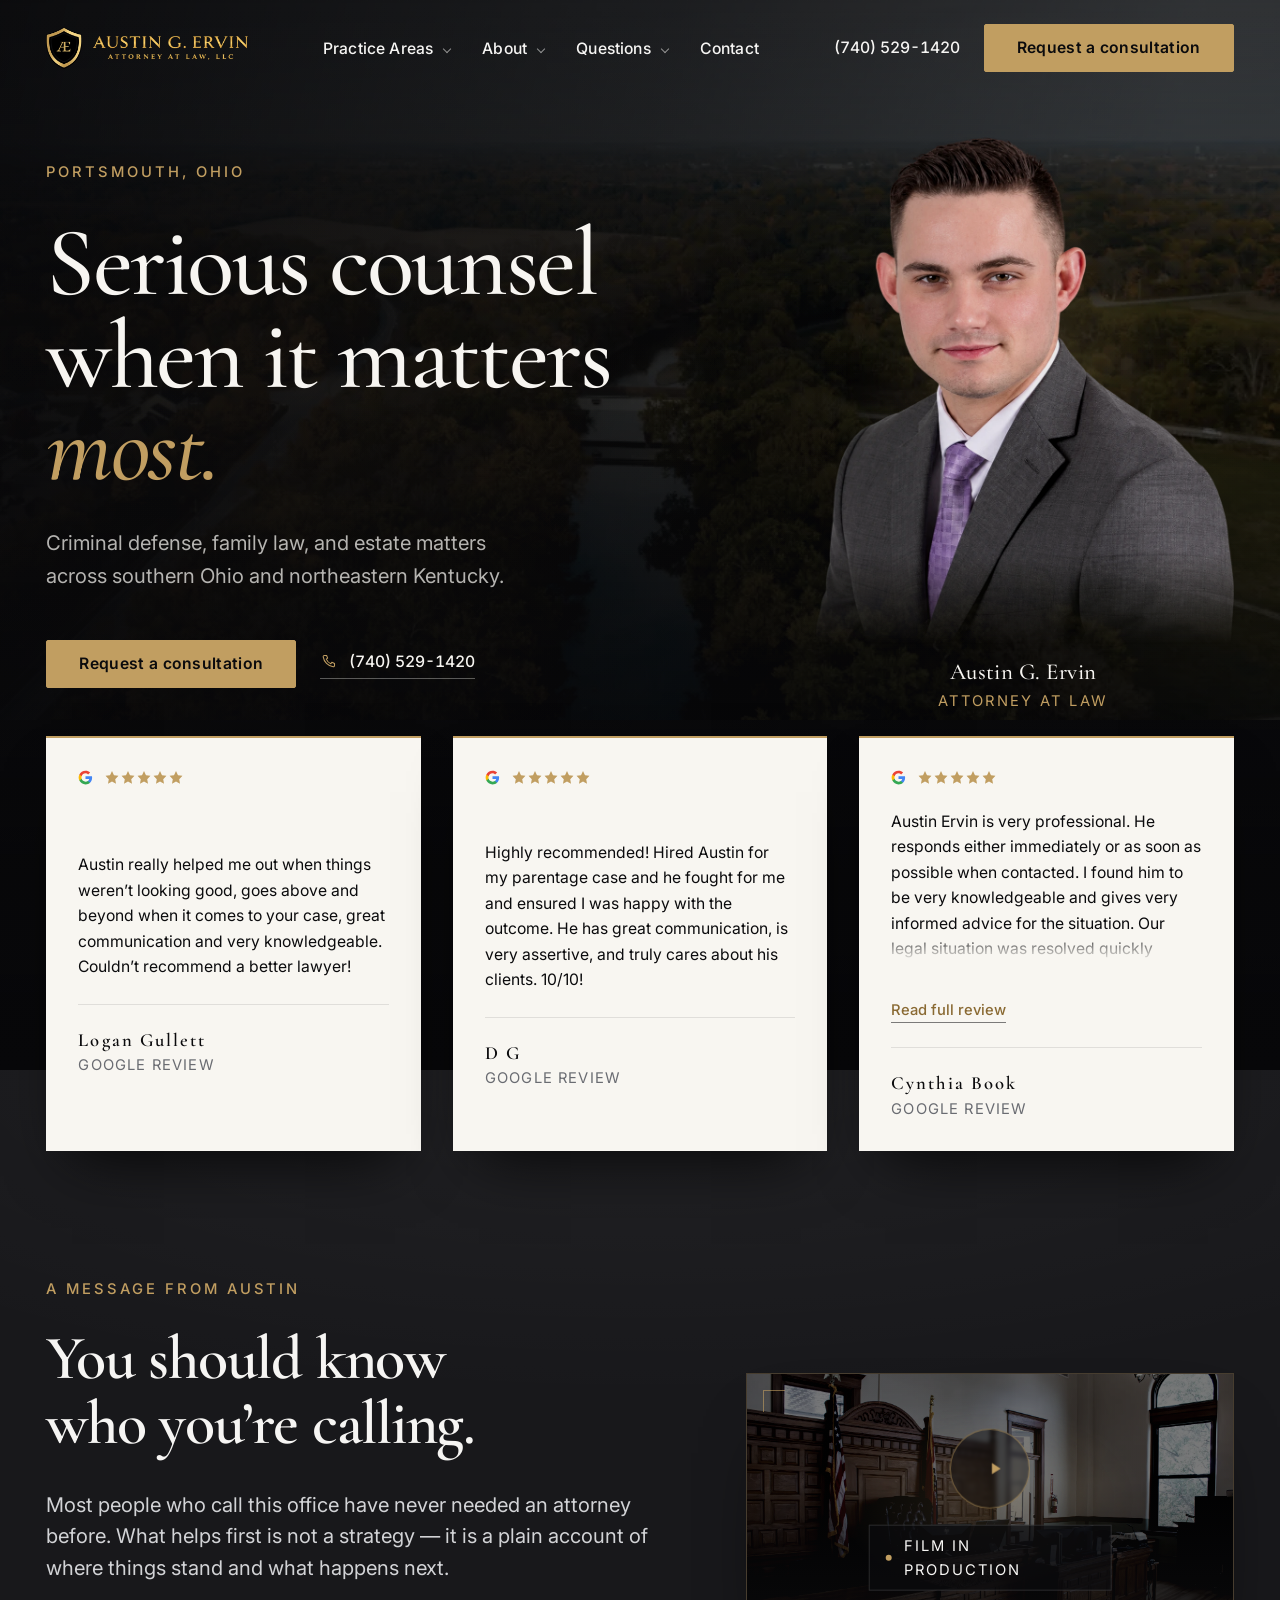
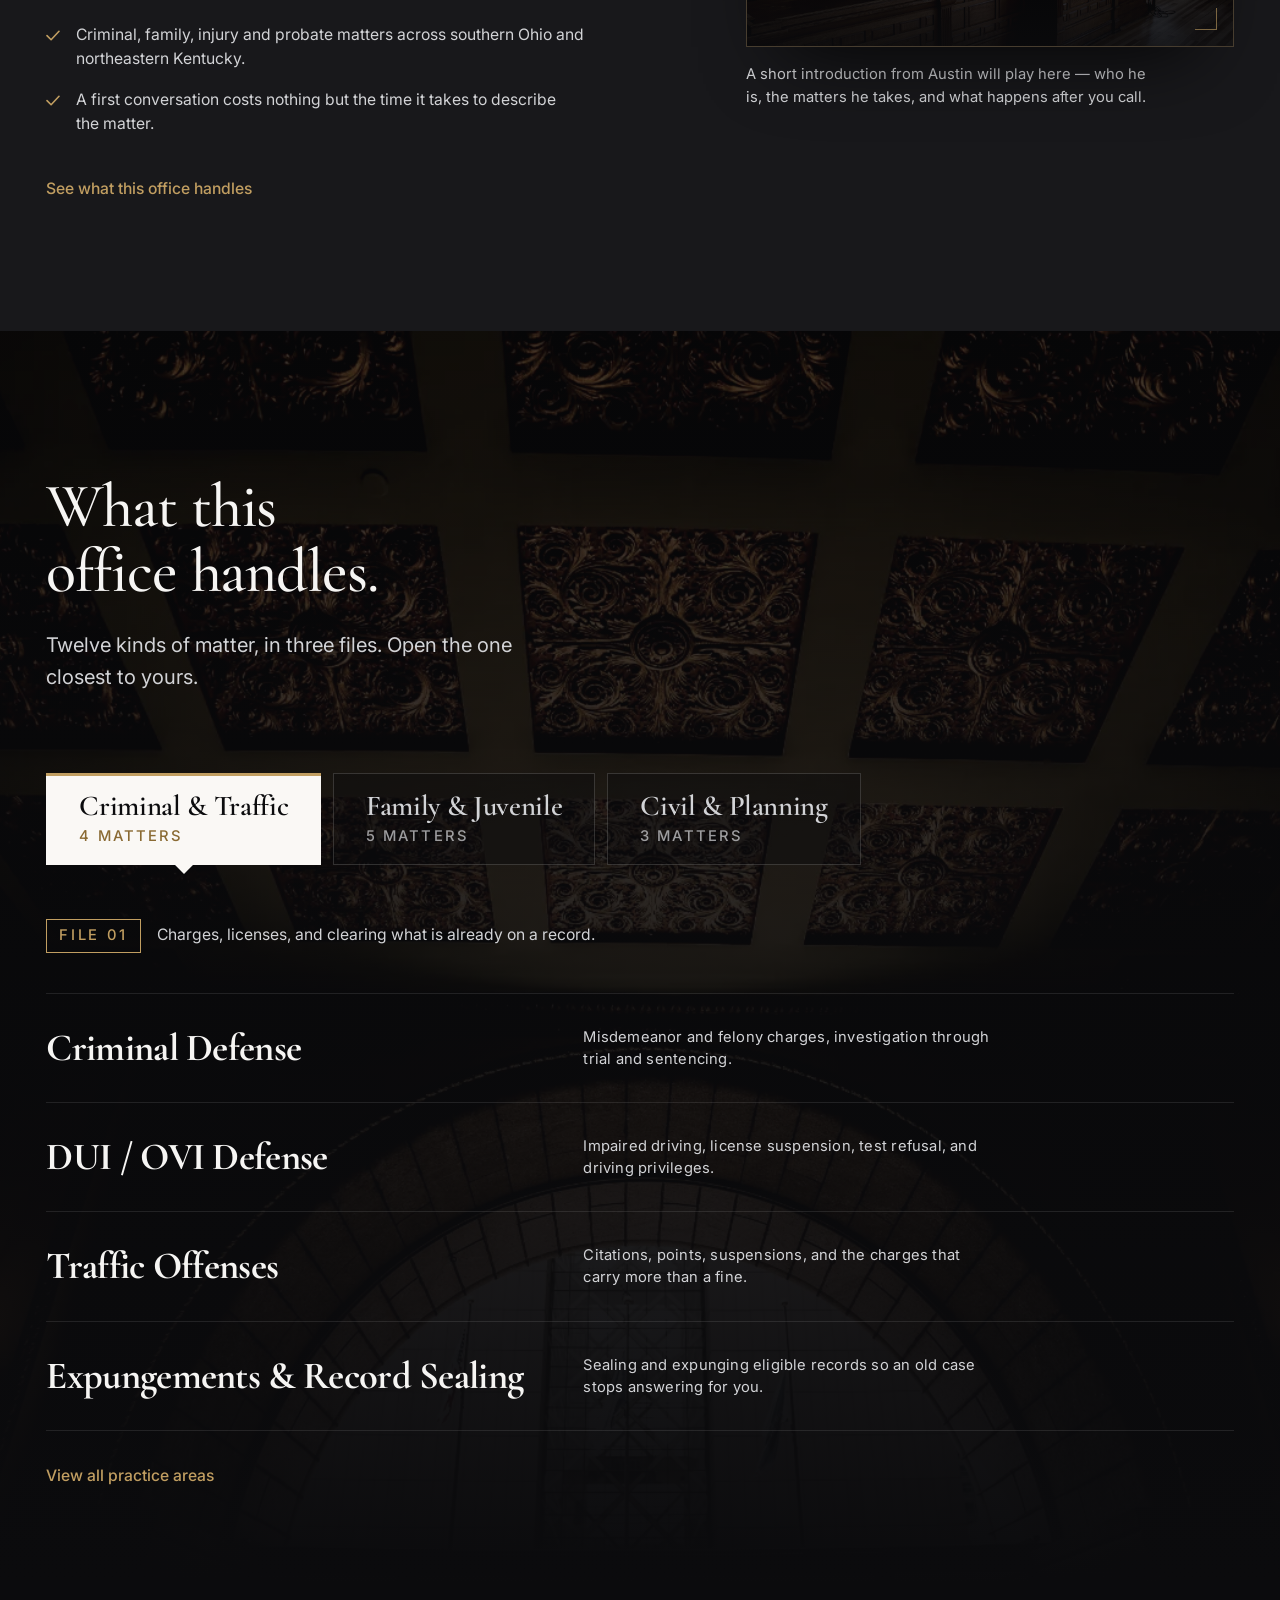
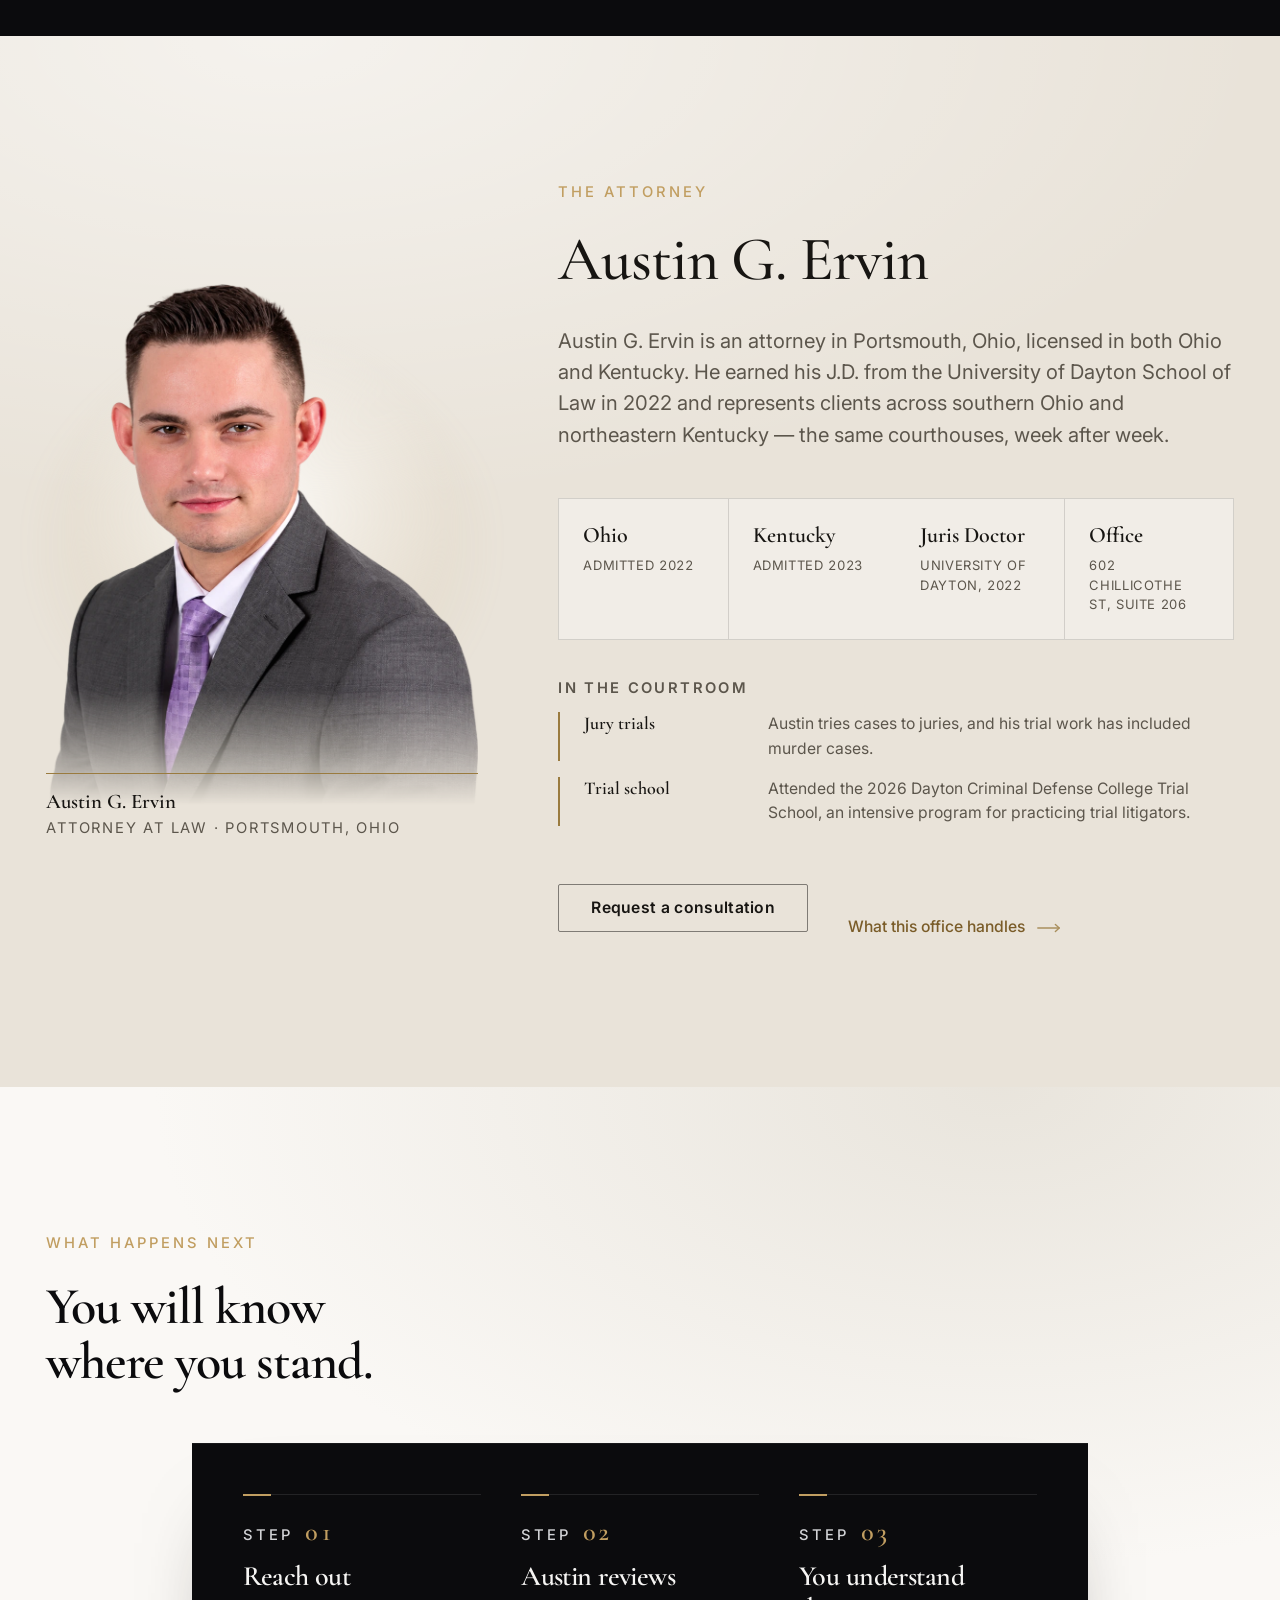
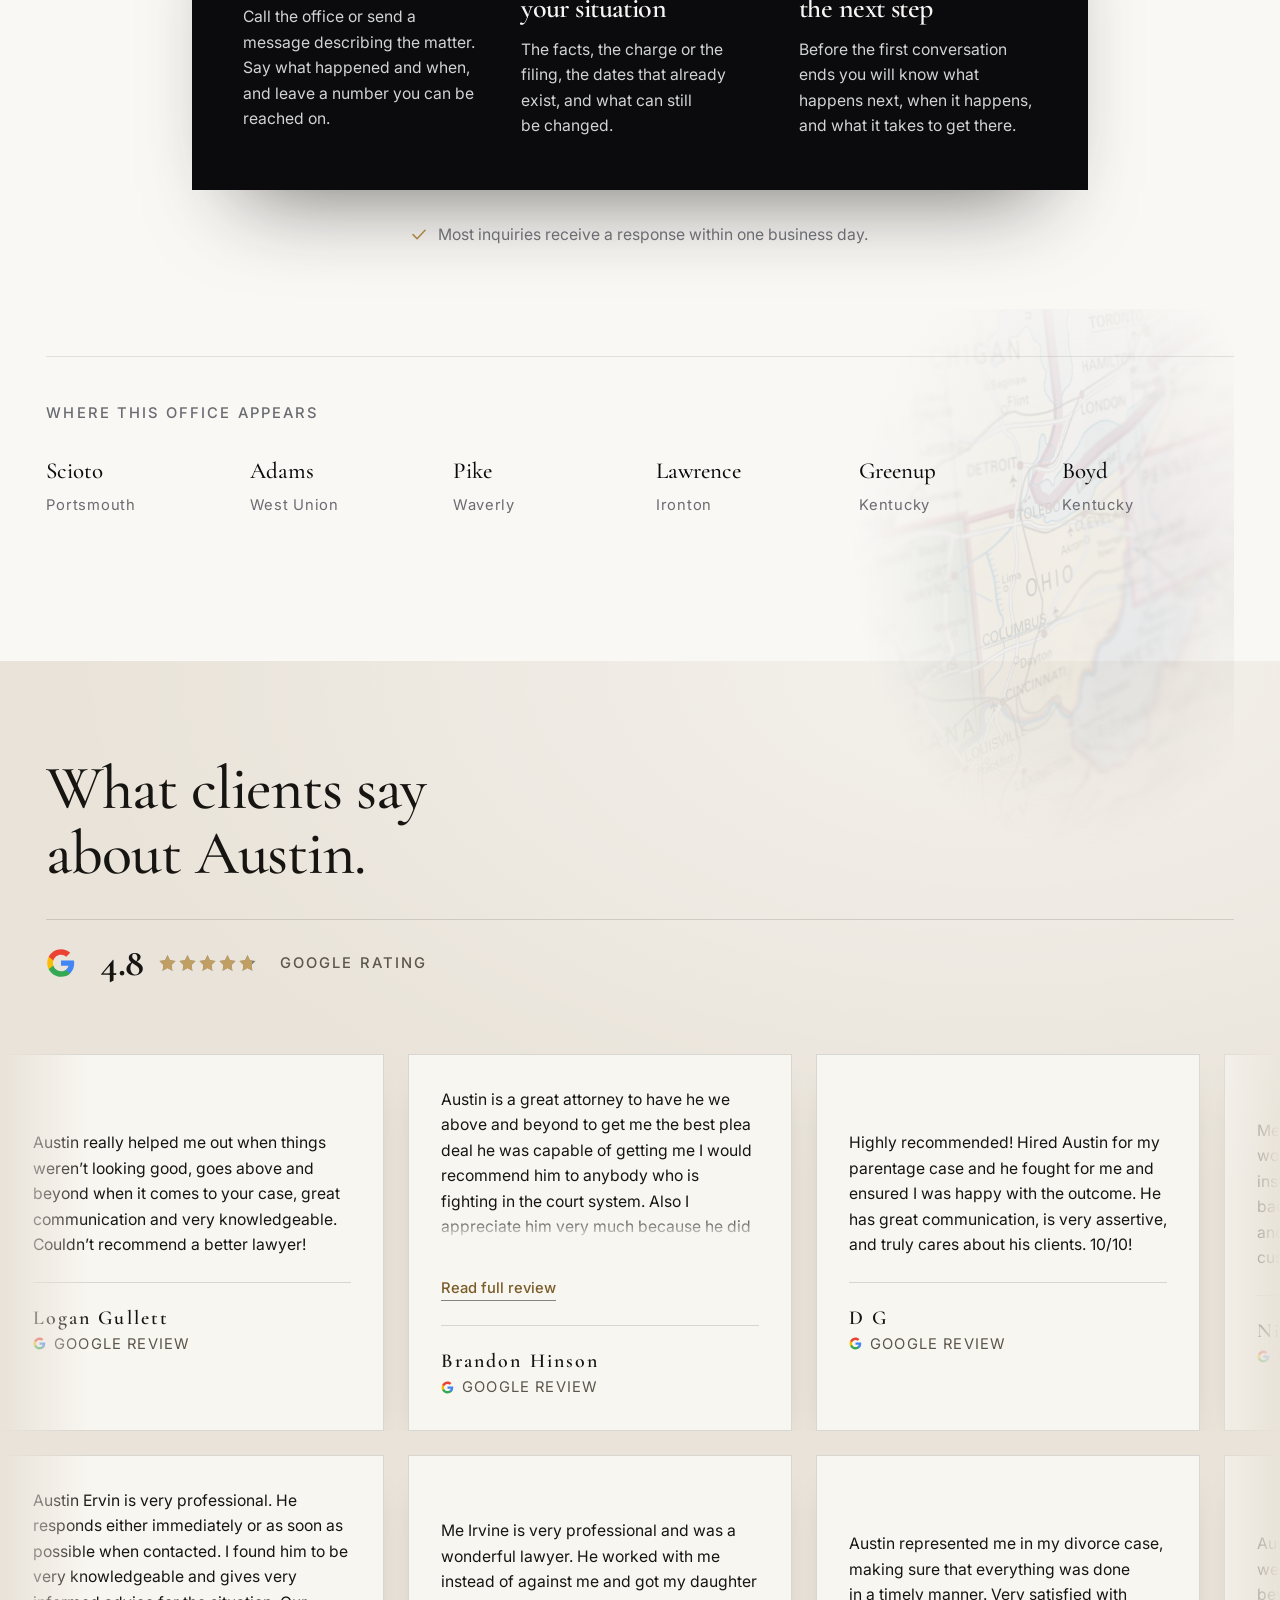
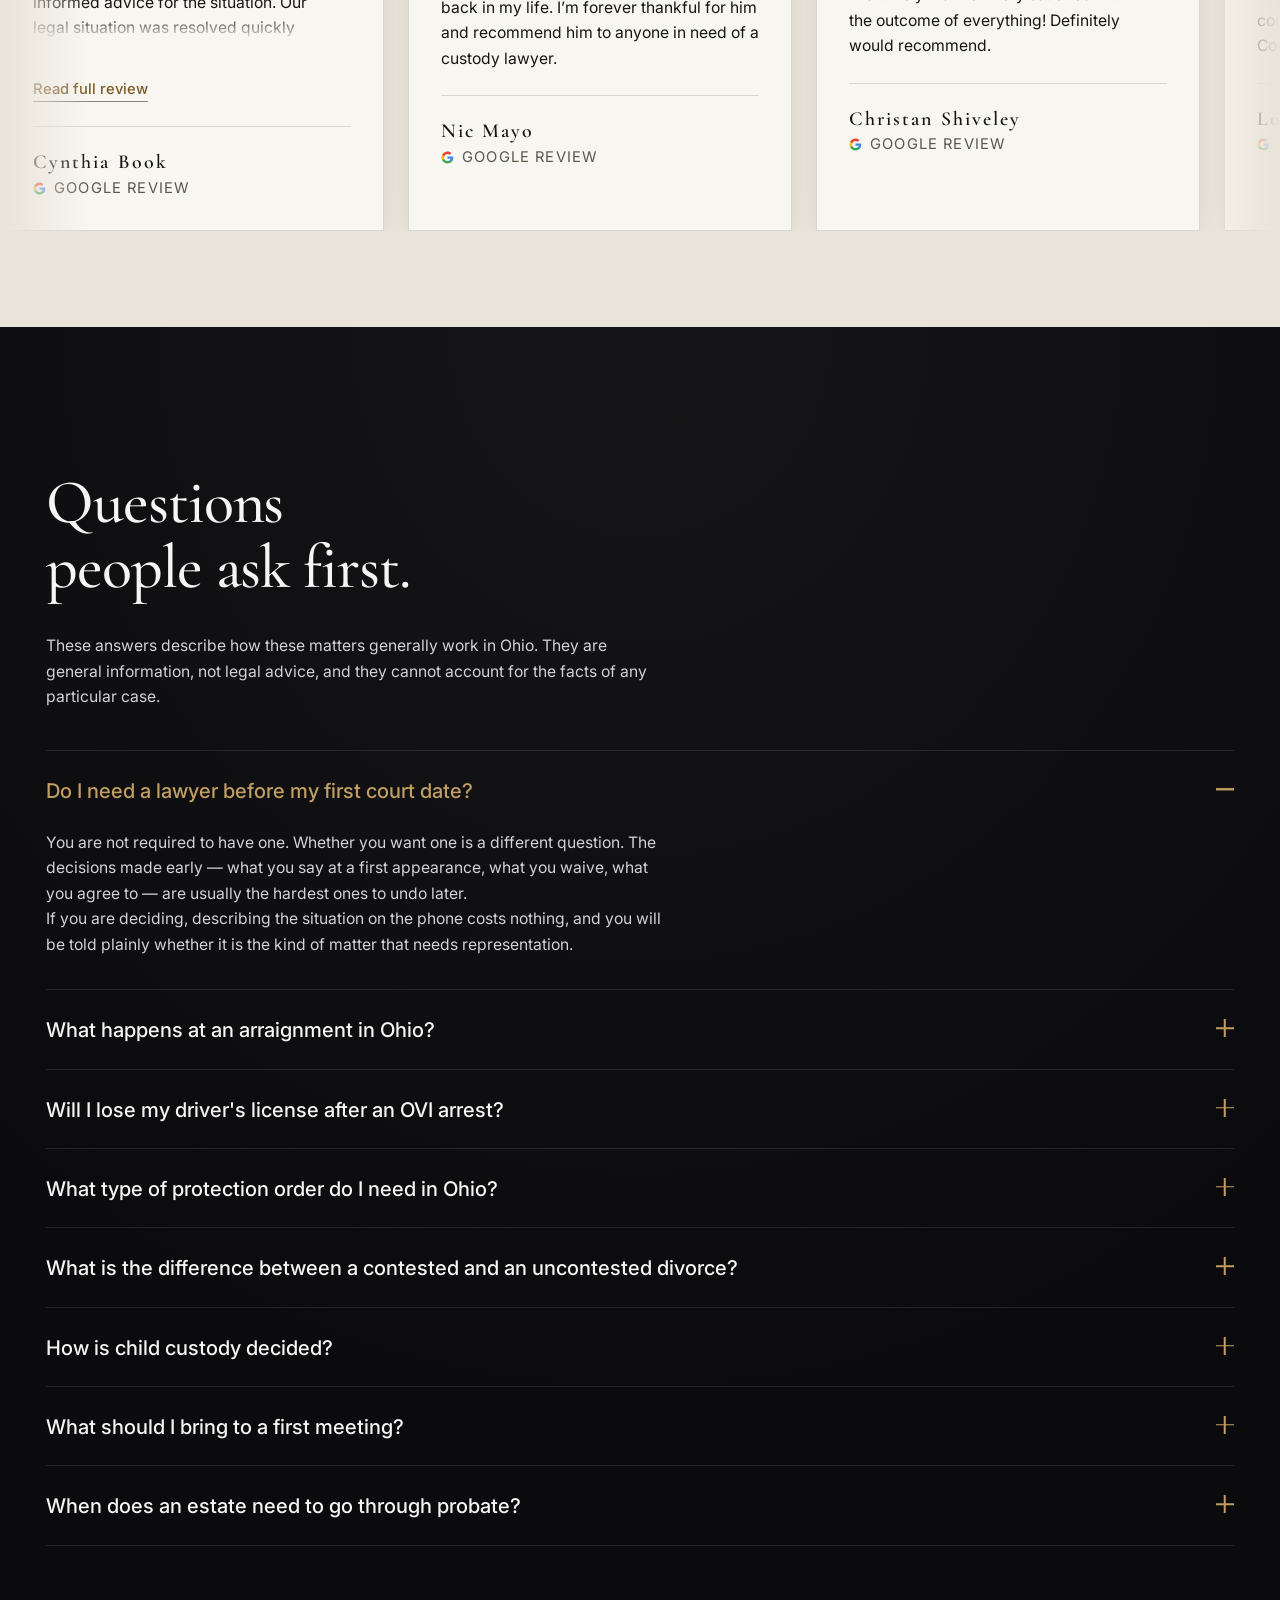
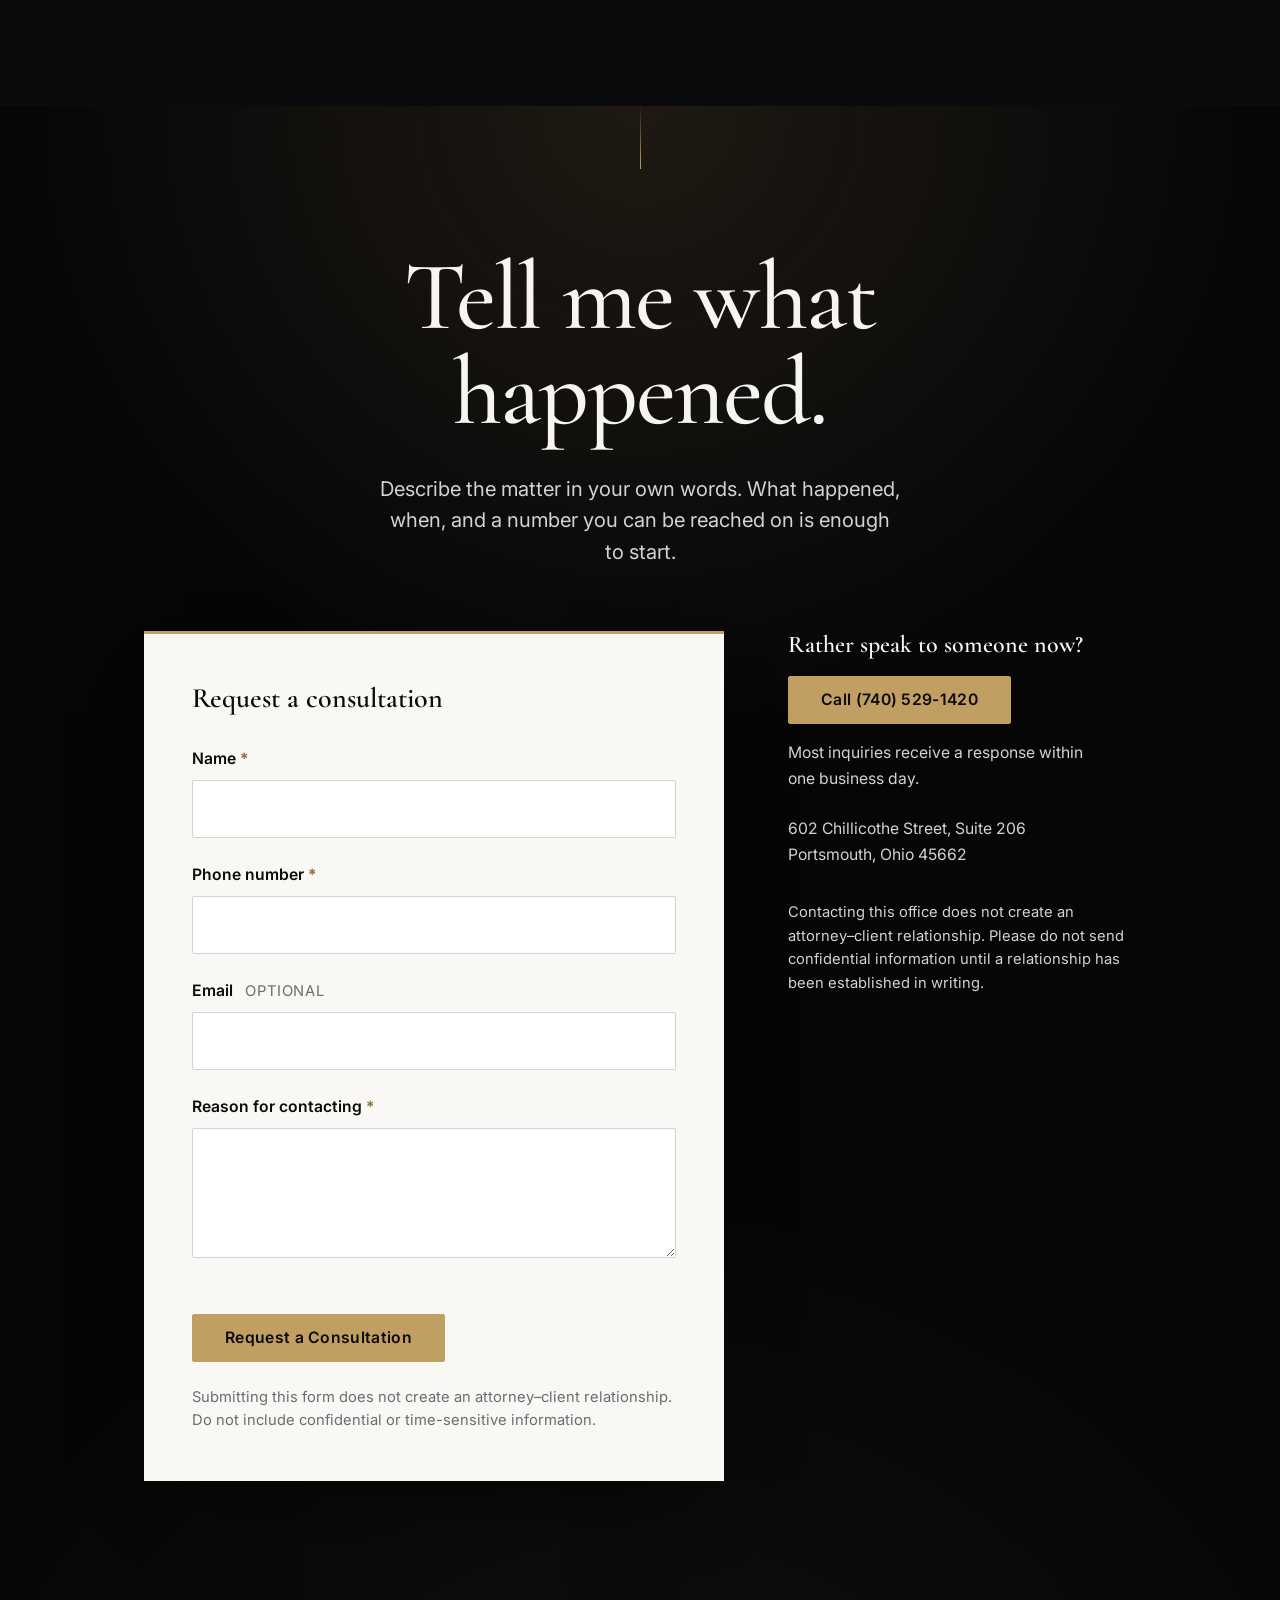
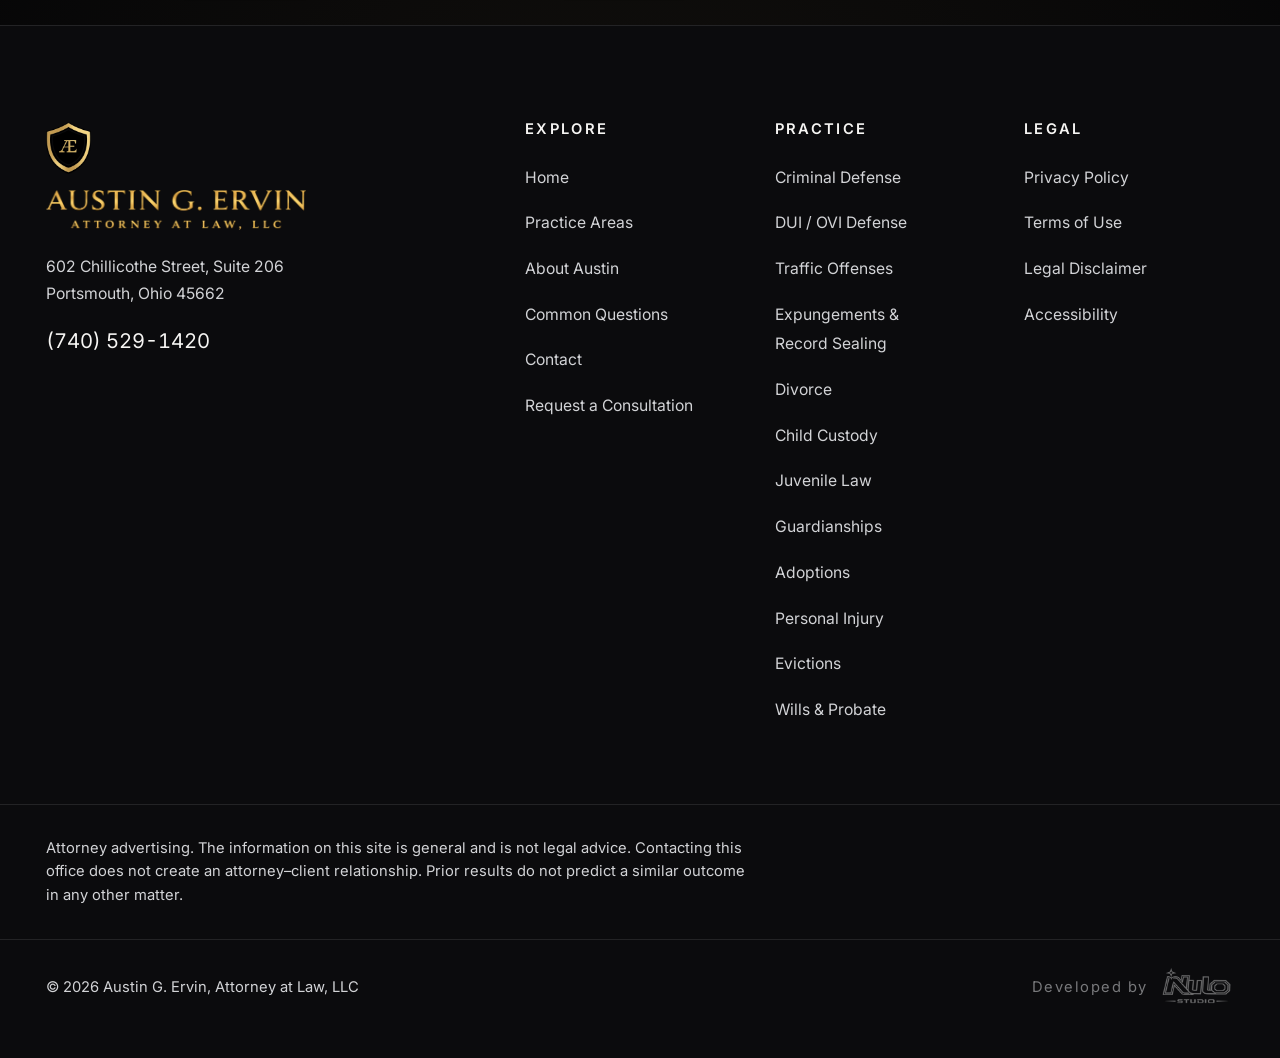
<file: index.html>
<!DOCTYPE html>
<html lang="en">

<head>

    <meta charset="UTF-8">

    <meta name="viewport" content="width=device-width, initial-scale=1.0">

    <title>Austin G. Ervin, Attorney at Law | Portsmouth, Ohio</title>

    <meta name="description" content="Austin G. Ervin is an attorney in Portsmouth, Ohio, serving southern Ohio and northeastern Kentucky in criminal defense, family law, personal injury, and probate matters.">

    <meta name="theme-color" content="#0B0B0D">

    <!-- The AE shield is the compact brand mark. Both icons are cut
         from the supplied shield artwork, so the tab, the home
         screen and the navigation all carry the same emblem. -->

    <link rel="icon" href="graphics/logos/favicon_32.png" sizes="32x32">

    <link rel="apple-touch-icon" href="graphics/logos/favicon_180.png">

    <link rel="preconnect" href="https://fonts.googleapis.com">

    <link rel="preconnect" href="https://fonts.gstatic.com" crossorigin>

    <link rel="preload" as="image" href="graphics/logos/theOne_Logo_web.webp">

    <link rel="preload" as="image" href="graphics/logos/aeShield_web.webp">

    <link rel="preload" as="image" href="graphics/logos/aeWordmark_web.webp">

    <!-- Cormorant 700 exists for the mega menu titles. The face is
         a high-contrast Garamond: at 600 its stems are optically
         no heavier than Inter 400, so "bolder on paper" was not
         bolder on screen. -->
    <link rel="stylesheet" href="https://fonts.googleapis.com/css2?family=Cormorant+Garamond:wght@400;500;600;700&family=Inter:wght@400;500;600&display=swap">

    <link rel="stylesheet" href="css/tokens.css">

    <link rel="stylesheet" href="css/base.css">

    <link rel="stylesheet" href="css/layout.css">

    <link rel="stylesheet" href="css/components.css">

    <link rel="stylesheet" href="css/styleIndex.css">

    <link rel="stylesheet" href="css/utilities.css">

</head>

<body data-scene="light">


    <!-- ============================================================
         ICON SPRITE

         Drawn, not typed. A unicode check mark inherits whatever
         the system face decides a tick looks like and lands at a
         different weight on every platform.
    ============================================================ -->

    <svg class="iconSprite" aria-hidden="true" focusable="false" width="0" height="0">

        <symbol id="tickGlyph" viewBox="0 0 14 11">
            <path d="M1 5.6 L5.1 9.7 L13 1.3" fill="none" stroke="currentColor" stroke-width="1.6" stroke-linecap="round" stroke-linejoin="round"/>
        </symbol>

        <!-- One family: 24 square, 1.4 stroke, round caps, no fill.
             An icon set is recognisable by its stroke before it is
             recognisable by its shapes. -->

        <!-- The directional arrow. Drawn rather than assembled
             from two pseudo-elements: the rotated head stroke
             overflowed its own 8px box and read as a clipped
             line with a slash through it. -->

        <symbol id="arrowGlyph" viewBox="0 0 24 10">
            <g fill="none" stroke="currentColor" stroke-width="1.4" stroke-linecap="round" stroke-linejoin="round">
                <path d="M0.8 5h21.4"/>
                <path d="M18.4 1.4 22.2 5l-3.8 3.6"/>
            </g>
        </symbol>

        <symbol id="phoneGlyph" viewBox="0 0 24 24">
            <path fill="none" stroke="currentColor" stroke-width="1.5" stroke-linecap="round" stroke-linejoin="round" d="M6.3 3.5h3l1.5 3.8-2 1.4a12.4 12.4 0 0 0 6.5 6.5l1.4-2 3.8 1.5v3a1.8 1.8 0 0 1-2 1.8A16.8 16.8 0 0 1 4.5 5.5a1.8 1.8 0 0 1 1.8-2z"/>
        </symbol>

        <symbol id="starGlyph" viewBox="0 0 20 19">
            <path fill="currentColor" d="M10 0l2.9 6.16 6.6.93-4.79 4.8 1.14 6.79L10 15.5l-5.85 3.18 1.14-6.79L.5 7.09l6.6-.93z"/>
        </symbol>

        <symbol id="storyGlyph" viewBox="0 0 24 24">
            <g fill="none" stroke="currentColor" stroke-width="1.4" stroke-linecap="round" stroke-linejoin="round">
                <path d="M12 7.2C10.1 5.7 7 5.1 4 5.5v12.2c3-.4 6.1.2 8 1.7"/>
                <path d="M12 7.2c1.9-1.5 5-2.1 8-1.7v12.2c-3-.4-6.1.2-8 1.7"/>
                <path d="M12 7.2v13.2"/>
            </g>
        </symbol>

        <symbol id="compassGlyph" viewBox="0 0 24 24">
            <g fill="none" stroke="currentColor" stroke-width="1.4" stroke-linecap="round" stroke-linejoin="round">
                <circle cx="12" cy="12" r="8.4"/>
                <path d="M15.4 8.6l-2 4.8-4.8 2 2-4.8z"/>
            </g>
        </symbol>

        <symbol id="sealGlyph" viewBox="0 0 24 24">
            <g fill="none" stroke="currentColor" stroke-width="1.4" stroke-linecap="round" stroke-linejoin="round">
                <circle cx="12" cy="9.4" r="5.6"/>
                <path d="M8.6 14.1L7.4 20.6l4.6-2.1 4.6 2.1-1.2-6.5"/>
            </g>
        </symbol>

        <symbol id="closeGlyph" viewBox="0 0 24 24">
            <g fill="none" stroke="currentColor" stroke-width="1.5" stroke-linecap="round">
                <path d="M6 6l12 12"/>
                <path d="M18 6L6 18"/>
            </g>
        </symbol>

        <symbol id="externalGlyph" viewBox="0 0 24 24">
            <g fill="none" stroke="currentColor" stroke-width="1.4" stroke-linecap="round" stroke-linejoin="round">
                <path d="M13.4 4.6h6v6"/>
                <path d="M19.4 4.6 11 13"/>
                <path d="M18 14.2v4.2a1.4 1.4 0 0 1-1.4 1.4H5.6a1.4 1.4 0 0 1-1.4-1.4V7.4A1.4 1.4 0 0 1 5.6 6h4.2"/>
            </g>
        </symbol>

        <!-- Social marks, drawn so the footer row can be turned on
             the moment verified profile URLs arrive. Nothing
             references them yet — see the footer. -->

        <symbol id="facebookGlyph" viewBox="0 0 24 24">
            <path fill="currentColor" d="M13.5 21v-8h2.7l.4-3.1h-3.1V7.9c0-.9.25-1.5 1.55-1.5H16.7V3.6A21 21 0 0 0 14.3 3.5c-2.4 0-4 1.45-4 4.12V9.9H7.6V13h2.7v8z"/>
        </symbol>

        <symbol id="linkedinGlyph" viewBox="0 0 24 24">
            <path fill="currentColor" d="M6.9 20.5H3.6V9.7h3.3zM5.25 8.25a1.9 1.9 0 1 1 0-3.8 1.9 1.9 0 0 1 0 3.8M20.5 20.5h-3.3v-5.25c0-1.25-.02-2.86-1.75-2.86-1.75 0-2.02 1.36-2.02 2.77v5.34H10.1V9.7h3.17v1.48h.05a3.47 3.47 0 0 1 3.13-1.72c3.34 0 3.96 2.2 3.96 5.06z"/>
        </symbol>

        <symbol id="googleGlyph" viewBox="0 0 48 48">
            <path fill="currentColor" d="M45.12 24.5c0-1.56-.14-3.06-.4-4.5H24v8.51h11.84c-.51 2.75-2.06 5.08-4.39 6.64v5.52h7.11c4.16-3.83 6.56-9.47 6.56-16.17zM24 46c5.94 0 10.92-1.97 14.56-5.33l-7.11-5.52c-1.97 1.32-4.49 2.1-7.45 2.1-5.73 0-10.58-3.87-12.31-9.07H4.34v5.7C7.96 41.07 15.4 46 24 46zM11.69 28.18C11.25 26.86 11 25.45 11 24s.25-2.86.69-4.18v-5.7H4.34C2.85 17.09 2 20.45 2 24s.85 6.91 2.34 9.88l7.35-5.7zM24 10.75c3.23 0 6.13 1.11 8.41 3.29l6.31-6.31C34.91 4.18 29.93 2 24 2 15.4 2 7.96 6.93 4.34 14.12l7.35 5.7c1.73-5.2 6.58-9.07 12.31-9.07z"/>
        </symbol>

    </svg>


    <!-- ============================================================
         LOAD CURTAIN

         Hidden by the `hidden` attribute, which the script owns.
         With the script deleted it never appears and the page is
         simply there, which is the correct failure.
    ============================================================ -->

    <div class="loadCurtain" data-loadCurtain hidden>

        <div class="loadCurtainInner">

            <div class="loadCurtainStage">

                <span class="loadCurtainBloom" aria-hidden="true"></span>

                <img
                    class="loadCurtainMark"
                    src="graphics/logos/theOne_Logo_web.webp"
                    alt=""
                    width="560"
                    height="407"
                >

                <span class="loadCurtainSweep" aria-hidden="true"></span>

            </div>

            <span class="loadCurtainRule" aria-hidden="true"></span>

            <!-- The curtain keeps the scales mark above — it is the
                 ceremonial lockup and it is approved. Only the
                 wordmark artwork changed, to the supplied metallic
                 file, so the curtain and the bar behind it are not
                 two different golds. -->
            <img
                class="loadCurtainWord"
                src="graphics/logos/aeWordmark_web.webp"
                alt="Austin G. Ervin, Attorney at Law, LLC"
                width="1100"
                height="170"
            >

        </div>

        <a class="loadCurtainPhone noWrap tabularFigures" href="tel:+17405291420">
            (740) 529-1420
        </a>

    </div>


    <a class="skipLink" href="#mainContent">
        Skip to content
    </a>


    <!-- ============================================================
         SITE HEADER

         Declares no scene of its own. The script gives it the
         scene of whatever chapter is passing beneath it, so the
         bar belongs to the page rather than sitting on top of it.
    ============================================================ -->

    <header class="siteHeader" data-siteHeader>

        <div class="container siteHeaderInner">

            <!-- THE BRAND LOCKUP — one identity, two pieces of
                 supplied artwork.

                 The AE shield leads and the wordmark follows, so
                 the bar opens on an emblem rather than on a line
                 of type. Both are the approved files, displayed
                 at their own aspect ratio and untouched by any
                 filter: the gold in them is metallic, and a CSS
                 grade flattens it to a single muddy brown.

                 Below 600px the wordmark leaves and the shield
                 stands alone. That is not the wordmark shrinking
                 until it is unreadable — it is the identity
                 changing gear, which is what the shield is for.
                 The whole lockup is one link to the top. -->
            <a class="logoLockup" href="#mainContent" aria-label="Austin G. Ervin, Attorney at Law — home">

                <img
                    class="logoShield"
                    src="graphics/logos/aeShield_web.webp"
                    alt=""
                    width="272"
                    height="320"
                    fetchpriority="high"
                >

                <img
                    class="logoWordmarkImage"
                    src="graphics/logos/aeWordmark_web.webp"
                    alt="Austin G. Ervin, Attorney at Law, LLC"
                    width="1100"
                    height="170"
                    fetchpriority="high"
                >

            </a>

            <nav class="primaryNav" aria-label="Primary">

                <ul class="primaryNavList" role="list">

                    <!-- The panel opens on hover and on focus-within,
                         so it needs no script to be usable. The
                         script only adds `aria-expanded` and Escape,
                         which are enhancements on top of it. -->
                    <li class="navItem hasMega" data-megaItem>

                        <a class="primaryNavLink" href="#practice" data-megaTrigger>
                            Practice Areas
                            <span class="navChevron" aria-hidden="true"></span>
                        </a>

                        <div class="megaPanel" data-scene="light" data-megaPanel>

                            <div class="megaInner">

                                <div class="megaLead">

                                    <p class="megaLeadTitle">What this office handles</p>

                                    <p class="megaLeadText">
                                        Criminal, family, injury and probate matters across southern
                                        Ohio and northeastern Kentucky.
                                    </p>

                                    <a class="megaLeadLink" href="#contact">
                                        <span>Request a consultation</span>
                                        <svg class="megaArrow" aria-hidden="true" focusable="false"><use href="#arrowGlyph"/></svg>
                                    </a>

                                </div>

                                <span class="megaDivider" aria-hidden="true"></span>

                                <ul class="megaList" role="list">

                                    <li>
                                        <a class="megaRow" href="#practice">
                                            <span class="megaRowTitle">Criminal Defense</span>
                                            <span class="megaRowText">Felony and misdemeanor.</span>
                                            <svg class="megaArrow" aria-hidden="true" focusable="false"><use href="#arrowGlyph"/></svg>
                                        </a>
                                    </li>

                                    <li>
                                        <a class="megaRow" href="#practice">
                                            <span class="megaRowTitle">DUI / OVI Defense</span>
                                            <span class="megaRowText">Impaired driving charges.</span>
                                            <svg class="megaArrow" aria-hidden="true" focusable="false"><use href="#arrowGlyph"/></svg>
                                        </a>
                                    </li>

                                    <li>
                                        <a class="megaRow" href="#practice">
                                            <span class="megaRowTitle">Traffic Offenses</span>
                                            <span class="megaRowText">Citations and suspensions.</span>
                                            <svg class="megaArrow" aria-hidden="true" focusable="false"><use href="#arrowGlyph"/></svg>
                                        </a>
                                    </li>

                                    <li>
                                        <a class="megaRow" href="#practice">
                                            <span class="megaRowTitle">Expungements &amp; Record Sealing</span>
                                            <span class="megaRowText">Sealing an old record.</span>
                                            <svg class="megaArrow" aria-hidden="true" focusable="false"><use href="#arrowGlyph"/></svg>
                                        </a>
                                    </li>

                                    <li>
                                        <a class="megaRow" href="#practice">
                                            <span class="megaRowTitle">Divorce</span>
                                            <span class="megaRowText">Dissolution and property.</span>
                                            <svg class="megaArrow" aria-hidden="true" focusable="false"><use href="#arrowGlyph"/></svg>
                                        </a>
                                    </li>

                                    <li>
                                        <a class="megaRow" href="#practice">
                                            <span class="megaRowTitle">Child Custody</span>
                                            <span class="megaRowText">Parenting time and support.</span>
                                            <svg class="megaArrow" aria-hidden="true" focusable="false"><use href="#arrowGlyph"/></svg>
                                        </a>
                                    </li>

                                    <li>
                                        <a class="megaRow" href="#practice">
                                            <span class="megaRowTitle">Juvenile Law</span>
                                            <span class="megaRowText">Heard in juvenile court.</span>
                                            <svg class="megaArrow" aria-hidden="true" focusable="false"><use href="#arrowGlyph"/></svg>
                                        </a>
                                    </li>

                                    <li>
                                        <a class="megaRow" href="#practice">
                                            <span class="megaRowTitle">Guardianships</span>
                                            <span class="megaRowText">For a minor or an adult.</span>
                                            <svg class="megaArrow" aria-hidden="true" focusable="false"><use href="#arrowGlyph"/></svg>
                                        </a>
                                    </li>

                                    <li>
                                        <a class="megaRow" href="#practice">
                                            <span class="megaRowTitle">Adoptions</span>
                                            <span class="megaRowText">Stepparent and relative.</span>
                                            <svg class="megaArrow" aria-hidden="true" focusable="false"><use href="#arrowGlyph"/></svg>
                                        </a>
                                    </li>

                                    <li>
                                        <a class="megaRow" href="#practice">
                                            <span class="megaRowTitle">Personal Injury</span>
                                            <span class="megaRowText">For people who were hurt.</span>
                                            <svg class="megaArrow" aria-hidden="true" focusable="false"><use href="#arrowGlyph"/></svg>
                                        </a>
                                    </li>

                                    <li>
                                        <a class="megaRow" href="#practice">
                                            <span class="megaRowTitle">Evictions</span>
                                            <span class="megaRowText">Landlords and tenants.</span>
                                            <svg class="megaArrow" aria-hidden="true" focusable="false"><use href="#arrowGlyph"/></svg>
                                        </a>
                                    </li>

                                    <li>
                                        <a class="megaRow" href="#practice">
                                            <span class="megaRowTitle">Wills &amp; Probate</span>
                                            <span class="megaRowText">Wills and estate administration.</span>
                                            <svg class="megaArrow" aria-hidden="true" focusable="false"><use href="#arrowGlyph"/></svg>
                                        </a>
                                    </li>

                                </ul>

                            </div>

                        </div>

                    </li>

                    <li class="navItem hasMega" data-megaItem>

                        <a class="primaryNavLink" href="#attorney" data-megaTrigger>
                            About
                            <span class="navChevron" aria-hidden="true"></span>
                        </a>

                        <div class="megaPanel" data-scene="light" data-megaPanel>

                            <div class="megaInner">

                                <div class="megaLead">

                                    <p class="megaLeadTitle">The attorney</p>

                                    <p class="megaLeadText">
                                        Licensed in Ohio and Kentucky, practising from an
                                        office on Chillicothe Street in Portsmouth.
                                    </p>

                                    <a class="megaLeadLink" href="#attorney">
                                        <span>Read the profile</span>
                                        <svg class="megaArrow" aria-hidden="true" focusable="false"><use href="#arrowGlyph"/></svg>
                                    </a>

                                </div>

                                <span class="megaDivider" aria-hidden="true"></span>

                                <ul class="aboutCards" role="list">

                                    <li>
                                        <a class="aboutCard" href="#attorney">

                                            <svg class="aboutCardIcon" aria-hidden="true" focusable="false"><use href="#storyGlyph"/></svg>

                                            <span class="aboutCardTitle">Our Story</span>

                                            <span class="aboutCardText">
                                                How this practice began.
                                            </span>

                                            <svg class="megaArrow aboutCardArrow" aria-hidden="true" focusable="false"><use href="#arrowGlyph"/></svg>

                                        </a>
                                    </li>

                                    <li>
                                        <a class="aboutCard" href="#faq">

                                            <svg class="aboutCardIcon" aria-hidden="true" focusable="false"><use href="#compassGlyph"/></svg>

                                            <span class="aboutCardTitle">Why Choose Austin</span>

                                            <span class="aboutCardText">
                                                What working here looks like.
                                            </span>

                                            <svg class="megaArrow aboutCardArrow" aria-hidden="true" focusable="false"><use href="#arrowGlyph"/></svg>

                                        </a>
                                    </li>

                                    <li>
                                        <a class="aboutCard" href="#attorney">

                                            <svg class="aboutCardIcon" aria-hidden="true" focusable="false"><use href="#sealGlyph"/></svg>

                                            <span class="aboutCardTitle">Admissions &amp; Credentials</span>

                                            <span class="aboutCardText">
                                                Ohio, Kentucky, and the J.D.
                                            </span>

                                            <svg class="megaArrow aboutCardArrow" aria-hidden="true" focusable="false"><use href="#arrowGlyph"/></svg>

                                        </a>
                                    </li>

                                </ul>

                            </div>

                        </div>

                    </li>

                    <li class="navItem hasMega" data-megaItem>

                        <a class="primaryNavLink" href="#faq" data-megaTrigger>
                            Questions
                            <span class="navChevron" aria-hidden="true"></span>
                        </a>

                        <div class="megaPanel" data-scene="light" data-megaPanel>

                            <div class="megaInner">

                                <div class="megaLead">

                                    <p class="megaLeadTitle">Questions people ask first</p>

                                    <p class="megaLeadText">
                                        What people want to know when they call — about hiring
                                        an attorney, about procedure, and about what happens
                                        next in their own matter.
                                    </p>

                                    <a class="megaLeadLink" href="#faq">
                                        <span>See all questions</span>
                                        <svg class="megaArrow" aria-hidden="true" focusable="false"><use href="#arrowGlyph"/></svg>
                                    </a>

                                </div>

                                <span class="megaDivider" aria-hidden="true"></span>

                                <!-- Short navigational labels, not the full
                                     questions: the sentences live in the FAQ
                                     section, where there is room for them.
                                     The supporting line says what the answer
                                     covers rather than answering it — every
                                     answer on this site is gated on the
                                     attorney of record. -->
                                <ul class="megaList isQuestions" role="list">

                                    <li>
                                        <a class="megaRow" href="#faq">
                                            <span class="megaRowTitle">Do I need a lawyer before court?</span>
                                            <span class="megaRowText">Before a first appearance.</span>
                                            <svg class="megaArrow" aria-hidden="true" focusable="false"><use href="#arrowGlyph"/></svg>
                                        </a>
                                    </li>

                                    <li>
                                        <a class="megaRow" href="#faq">
                                            <span class="megaRowTitle">What happens at an arraignment?</span>
                                            <span class="megaRowText">The first hearing, step by step.</span>
                                            <svg class="megaArrow" aria-hidden="true" focusable="false"><use href="#arrowGlyph"/></svg>
                                        </a>
                                    </li>

                                    <li>
                                        <a class="megaRow" href="#faq">
                                            <span class="megaRowTitle">Will I lose my license after an OVI?</span>
                                            <span class="megaRowText">Suspensions, privileges, and timing.</span>
                                            <svg class="megaArrow" aria-hidden="true" focusable="false"><use href="#arrowGlyph"/></svg>
                                        </a>
                                    </li>

                                    <li>
                                        <a class="megaRow" href="#faq">
                                            <span class="megaRowTitle">Which protection order do I need?</span>
                                            <span class="megaRowText">The civil orders and who they cover.</span>
                                            <svg class="megaArrow" aria-hidden="true" focusable="false"><use href="#arrowGlyph"/></svg>
                                        </a>
                                    </li>

                                    <li>
                                        <a class="megaRow" href="#faq">
                                            <span class="megaRowTitle">Contested or uncontested divorce?</span>
                                            <span class="megaRowText">How the two paths differ.</span>
                                            <svg class="megaArrow" aria-hidden="true" focusable="false"><use href="#arrowGlyph"/></svg>
                                        </a>
                                    </li>

                                    <li>
                                        <a class="megaRow" href="#faq">
                                            <span class="megaRowTitle">How is child custody decided?</span>
                                            <span class="megaRowText">The factors an Ohio court weighs.</span>
                                            <svg class="megaArrow" aria-hidden="true" focusable="false"><use href="#arrowGlyph"/></svg>
                                        </a>
                                    </li>

                                    <li>
                                        <a class="megaRow" href="#faq">
                                            <span class="megaRowTitle">What should I bring to a first meeting?</span>
                                            <span class="megaRowText">What to gather before you call.</span>
                                            <svg class="megaArrow" aria-hidden="true" focusable="false"><use href="#arrowGlyph"/></svg>
                                        </a>
                                    </li>

                                    <li>
                                        <a class="megaRow" href="#faq">
                                            <span class="megaRowTitle">When does an estate need probate?</span>
                                            <span class="megaRowText">When probate is required.</span>
                                            <svg class="megaArrow" aria-hidden="true" focusable="false"><use href="#arrowGlyph"/></svg>
                                        </a>
                                    </li>

                                </ul>

                            </div>

                        </div>

                    </li>

                    <li class="navItem"><a class="primaryNavLink" href="#contact">Contact</a></li>

                </ul>

            </nav>

            <div class="headerActions">

                <a class="headerPhone noWrap tabularFigures" href="tel:+17405291420">
                    <span class="visuallyHidden">Call </span>(740) 529-1420
                </a>

                <!-- A gold call to action is present at every width.
                     Below the point where the full label would
                     collide it becomes the compact call button, so
                     the bar never loses its action and the phone
                     never becomes unreachable. -->
                <a class="buttonPrimary headerCta" href="#contact">
                    Request a consultation
                </a>

                <a class="buttonPrimary headerCall noWrap" href="tel:+17405291420">
                    Call
                </a>

                <button
                    class="menuToggle"
                    type="button"
                    aria-expanded="false"
                    aria-controls="mobileMenu"
                    aria-label="Open menu"
                    data-menuToggle
                >
                    <span class="menuToggleBar" aria-hidden="true"></span>
                    <span class="menuToggleBar" aria-hidden="true"></span>
                </button>

            </div>

        </div>

    </header>


    <div class="mobileMenu" id="mobileMenu" data-scene="dark" data-mobileMenu hidden>

        <div class="mobileMenuInner container">

            <div class="mobileMenuHead">

                <img
                    class="mobileMenuMark"
                    src="graphics/logos/aeShield_web.webp"
                    alt=""
                    width="272"
                    height="320"
                >

                <button class="menuClose" type="button" aria-label="Close menu" data-menuClose>
                    Close
                </button>

            </div>

            <nav aria-label="Site">

                <ul class="mobileMenuList" role="list">

                    <!-- Native <details>: the accordion opens with the
                         script deleted, and arrow keys, Enter and
                         screen-reader disclosure all behave without
                         a line of JavaScript. -->
                    <li>

                        <details class="mobileAccordion">

                            <summary class="mobileMenuLink mobileAccordionHead">
                                Practice Areas
                                <span class="mobileAccordionGlyph" aria-hidden="true"></span>
                            </summary>

                            <ul class="mobileAccordionList" role="list">

                                <li><a href="#practice">Criminal Defense</a></li>

                                <li><a href="#practice">DUI / OVI Defense</a></li>

                                <li><a href="#practice">Traffic Offenses</a></li>

                                <li><a href="#practice">Expungements &amp; Record Sealing</a></li>

                                <li><a href="#practice">Divorce</a></li>

                                <li><a href="#practice">Child Custody</a></li>

                                <li><a href="#practice">Juvenile Law</a></li>

                                <li><a href="#practice">Guardianships</a></li>

                                <li><a href="#practice">Adoptions</a></li>

                                <li><a href="#practice">Personal Injury</a></li>

                                <li><a href="#practice">Evictions</a></li>

                                <li><a href="#practice">Wills &amp; Probate</a></li>

                            </ul>

                        </details>

                    </li>

                    <li>

                        <details class="mobileAccordion">

                            <summary class="mobileMenuLink mobileAccordionHead">
                                About
                                <span class="mobileAccordionGlyph" aria-hidden="true"></span>
                            </summary>

                            <ul class="mobileAccordionList" role="list">

                                <li><a href="#attorney">Our Story</a></li>

                                <li><a href="#faq">Why Choose Austin</a></li>

                                <li><a href="#attorney">Admissions &amp; Credentials</a></li>

                            </ul>

                        </details>

                    </li>

                    <li>

                        <details class="mobileAccordion">

                            <summary class="mobileMenuLink mobileAccordionHead">
                                Questions
                                <span class="mobileAccordionGlyph" aria-hidden="true"></span>
                            </summary>

                            <ul class="mobileAccordionList" role="list">

                                <li><a href="#faq">Do I need a lawyer before court?</a></li>

                                <li><a href="#faq">What happens at an arraignment?</a></li>

                                <li><a href="#faq">Will I lose my license after an OVI?</a></li>

                                <li><a href="#faq">Which protection order do I need?</a></li>

                                <li><a href="#faq">Contested or uncontested divorce?</a></li>

                                <li><a href="#faq">How is child custody decided?</a></li>

                                <li><a href="#faq">What should I bring to a first meeting?</a></li>

                                <li><a href="#faq">When does an estate need probate?</a></li>

                            </ul>

                        </details>

                    </li>

                    <li><a class="mobileMenuLink" href="#contact">Contact</a></li>

                </ul>

            </nav>

            <a class="buttonPrimary isFullWidth" href="tel:+17405291420">
                Call (740) 529-1420
            </a>

        </div>

    </div>


    <main id="mainContent">


        <!-- ============================================================
             CHAPTER ONE · DAYLIGHT

             White at the top-left, stone at the bottom-right, with
             the portrait sitting in the darker corner. The portrait
             was photographed on a near-white ground, so it is
             multiplied into the gradient rather than boxed: the
             studio background disappears and only Austin remains.
        ============================================================ -->

        <section class="chapterHero" data-scene="dark" data-chapter aria-labelledby="heroHeadline">

            <!-- The valley the practice actually sits in, graded
                 down to near-black. It is atmosphere and place, not
                 subject: Austin is the subject. -->
            <div class="heroBackdrop" aria-hidden="true">
                <picture>
                    <source media="(max-width: 700px)" srcset="graphics/images/heroValley_mobile.webp">
                    <img src="graphics/images/heroValley_web.webp" alt="" width="2000" height="1124" fetchpriority="high">
                </picture>
            </div>

            <div class="container heroInner">

                <div class="heroType">

                    <p class="heroPlace">
                        Portsmouth, Ohio
                    </p>

                    <h1 class="heroHeadline" id="heroHeadline">
                        <span class="headlineLine">Serious counsel</span>
                        <span class="headlineLine">when it matters</span>
                        <span class="headlineLine heroHeadlineTail">most.</span>
                    </h1>

                    <p class="heroLede">
                        Criminal defense, family law, and estate matters across
                        southern Ohio and northeastern Kentucky.
                    </p>

                    <div class="heroActions">

                        <a class="buttonPrimary" href="#contact">
                            Request a consultation
                        </a>

                        <a class="heroCall noWrap tabularFigures" href="tel:+17405291420">
                            <svg class="heroCallIcon" aria-hidden="true" focusable="false"><use href="#phoneGlyph"/></svg>
                            (740) 529-1420
                        </a>

                    </div>

                </div>

                <figure class="heroPortrait">

                    <!-- The frame is `display: contents` above 768px,
                         so on the approved desktop composition it
                         generates no box at all and the portrait is
                         laid out exactly as it always was.

                         On a phone it becomes the crop window: the
                         same asset, reframed to head-and-shoulders by
                         its own container rather than by a second
                         file. See MOBILE COMPOSITION in
                         styleIndex.css. -->
                    <div class="heroPortraitFrame">

                        <img
                            class="heroPortraitImage"
                            src="graphics/images/austinPortrait_web.webp"
                            alt="Austin G. Ervin, attorney at law"
                            width="900"
                            height="1085"
                            fetchpriority="high"
                        >

                    </div>

                    <figcaption class="heroPortraitCaption">
                        <span class="heroPortraitName">Austin G. Ervin</span>
                        <span class="heroPortraitRole">Attorney at Law</span>
                    </figcaption>

                </figure>

            </div>

            <!-- SOCIAL PROOF — three separate cards, not a slab.

                 The rating is the aggregate and belongs to the
                 business; the three testimonies belong to three
                 people. So the aggregate is a quiet line on the
                 dark, and the testimonies are three lit objects
                 that step down off the hero and cross into the
                 chapter beneath it. The composition is the
                 handover between the two scenes.

                 Cards and sequence both come from
                 data/reviews.json via scripts/buildReviews.mjs.
                 Do not edit the testimonial text here. -->
            <div class="container heroProof">

                <ul class="heroProofCards" role="list">
                <!-- BUILD:heroReviews -->

                        <li class="heroProofCard" data-scene="light">

                            <p class="heroProofBadge">
                                <svg class="heroProofMark" viewBox="0 0 48 48" aria-hidden="true" focusable="false"><path fill="#4285F4" d="M45.12 24.5c0-1.56-.14-3.06-.4-4.5H24v8.51h11.84c-.51 2.75-2.06 5.08-4.39 6.64v5.52h7.11c4.16-3.83 6.56-9.47 6.56-16.17z"/><path fill="#34A853" d="M24 46c5.94 0 10.92-1.97 14.56-5.33l-7.11-5.52c-1.97 1.32-4.49 2.1-7.45 2.1-5.73 0-10.58-3.87-12.31-9.07H4.34v5.7C7.96 41.07 15.4 46 24 46z"/><path fill="#FBBC05" d="M11.69 28.18C11.25 26.86 11 25.45 11 24s.25-2.86.69-4.18v-5.7H4.34C2.85 17.09 2 20.45 2 24s.85 6.91 2.34 9.88l7.35-5.7z"/><path fill="#EA4335" d="M24 10.75c3.23 0 6.13 1.11 8.41 3.29l6.31-6.31C34.91 4.18 29.93 2 24 2 15.4 2 7.96 6.93 4.34 14.12l7.35 5.7c1.73-5.2 6.58-9.07 12.31-9.07z"/></svg>
                                <span class="heroProofStars" role="img" aria-label="Rated 5 out of 5 on Google"><svg class="isLit" viewBox="0 0 20 19" focusable="false"><use href="#starGlyph"/></svg><svg class="isLit" viewBox="0 0 20 19" focusable="false"><use href="#starGlyph"/></svg><svg class="isLit" viewBox="0 0 20 19" focusable="false"><use href="#starGlyph"/></svg><svg class="isLit" viewBox="0 0 20 19" focusable="false"><use href="#starGlyph"/></svg><svg class="isLit" viewBox="0 0 20 19" focusable="false"><use href="#starGlyph"/></svg></span>
                            </p>

                            <div class="heroProofBody">

                                <blockquote class="heroProofQuote">
                                    <p>Austin really helped me out when things weren’t looking good, goes above and beyond when it comes to your case, great communication and very knowledgeable. Couldn’t recommend a better lawyer!</p>
                                </blockquote>

                                <figcaption class="heroProofMeta">
                                    <span class="heroProofName">Logan Gullett</span>
                                    <span class="heroProofSource">Google review</span>
                                </figcaption>

                            </div>

                        </li>

                        <li class="heroProofCard" data-scene="light">

                            <p class="heroProofBadge">
                                <svg class="heroProofMark" viewBox="0 0 48 48" aria-hidden="true" focusable="false"><path fill="#4285F4" d="M45.12 24.5c0-1.56-.14-3.06-.4-4.5H24v8.51h11.84c-.51 2.75-2.06 5.08-4.39 6.64v5.52h7.11c4.16-3.83 6.56-9.47 6.56-16.17z"/><path fill="#34A853" d="M24 46c5.94 0 10.92-1.97 14.56-5.33l-7.11-5.52c-1.97 1.32-4.49 2.1-7.45 2.1-5.73 0-10.58-3.87-12.31-9.07H4.34v5.7C7.96 41.07 15.4 46 24 46z"/><path fill="#FBBC05" d="M11.69 28.18C11.25 26.86 11 25.45 11 24s.25-2.86.69-4.18v-5.7H4.34C2.85 17.09 2 20.45 2 24s.85 6.91 2.34 9.88l7.35-5.7z"/><path fill="#EA4335" d="M24 10.75c3.23 0 6.13 1.11 8.41 3.29l6.31-6.31C34.91 4.18 29.93 2 24 2 15.4 2 7.96 6.93 4.34 14.12l7.35 5.7c1.73-5.2 6.58-9.07 12.31-9.07z"/></svg>
                                <span class="heroProofStars" role="img" aria-label="Rated 5 out of 5 on Google"><svg class="isLit" viewBox="0 0 20 19" focusable="false"><use href="#starGlyph"/></svg><svg class="isLit" viewBox="0 0 20 19" focusable="false"><use href="#starGlyph"/></svg><svg class="isLit" viewBox="0 0 20 19" focusable="false"><use href="#starGlyph"/></svg><svg class="isLit" viewBox="0 0 20 19" focusable="false"><use href="#starGlyph"/></svg><svg class="isLit" viewBox="0 0 20 19" focusable="false"><use href="#starGlyph"/></svg></span>
                            </p>

                            <div class="heroProofBody">

                                <blockquote class="heroProofQuote">
                                    <p>Highly recommended! Hired Austin for my parentage case and he fought for me and ensured I was happy with the outcome. He has great communication, is very assertive, and truly cares about his clients. 10/10!</p>
                                </blockquote>

                                <figcaption class="heroProofMeta">
                                    <span class="heroProofName">D G</span>
                                    <span class="heroProofSource">Google review</span>
                                </figcaption>

                            </div>

                        </li>

                        <li class="heroProofCard" data-scene="light">

                            <p class="heroProofBadge">
                                <svg class="heroProofMark" viewBox="0 0 48 48" aria-hidden="true" focusable="false"><path fill="#4285F4" d="M45.12 24.5c0-1.56-.14-3.06-.4-4.5H24v8.51h11.84c-.51 2.75-2.06 5.08-4.39 6.64v5.52h7.11c4.16-3.83 6.56-9.47 6.56-16.17z"/><path fill="#34A853" d="M24 46c5.94 0 10.92-1.97 14.56-5.33l-7.11-5.52c-1.97 1.32-4.49 2.1-7.45 2.1-5.73 0-10.58-3.87-12.31-9.07H4.34v5.7C7.96 41.07 15.4 46 24 46z"/><path fill="#FBBC05" d="M11.69 28.18C11.25 26.86 11 25.45 11 24s.25-2.86.69-4.18v-5.7H4.34C2.85 17.09 2 20.45 2 24s.85 6.91 2.34 9.88l7.35-5.7z"/><path fill="#EA4335" d="M24 10.75c3.23 0 6.13 1.11 8.41 3.29l6.31-6.31C34.91 4.18 29.93 2 24 2 15.4 2 7.96 6.93 4.34 14.12l7.35 5.7c1.73-5.2 6.58-9.07 12.31-9.07z"/></svg>
                                <span class="heroProofStars" role="img" aria-label="Rated 5 out of 5 on Google"><svg class="isLit" viewBox="0 0 20 19" focusable="false"><use href="#starGlyph"/></svg><svg class="isLit" viewBox="0 0 20 19" focusable="false"><use href="#starGlyph"/></svg><svg class="isLit" viewBox="0 0 20 19" focusable="false"><use href="#starGlyph"/></svg><svg class="isLit" viewBox="0 0 20 19" focusable="false"><use href="#starGlyph"/></svg><svg class="isLit" viewBox="0 0 20 19" focusable="false"><use href="#starGlyph"/></svg></span>
                            </p>

                            <div class="heroProofBody">

                                <blockquote class="heroProofQuote">
                                    <p>Austin Ervin is very professional. He responds either immediately or as soon as possible when contacted. I found him to be very knowledgeable and gives very informed advice for the situation. Our legal situation was resolved quickly and responsibly. I would definitely hire him again.</p>
                                </blockquote>

                                <figcaption class="heroProofMeta">
                                    <span class="heroProofName">Cynthia Book</span>
                                    <span class="heroProofSource">Google review</span>
                                </figcaption>

                            </div>

                        </li>
                <!-- /BUILD:heroReviews -->
                </ul>

            </div>

        </section>


        <!-- ============================================================
             CHAPTER TWO · A MESSAGE FROM AUSTIN

             The handshake. It replaces the statement chapter, whose
             sentence — "the hardest week of their life" — opened the
             page on the visitor's worst moment and then stayed
             there. The movement wanted here is uncertainty into
             clarity, so this chapter's whole job is to make Austin
             a person and then hand the visitor straight to the
             practice areas. It does not try to be a second About
             page; the biography is two chapters down, after the
             visitor has been given a way to find their own matter.

             The film frame holds a poster and a status chip today.
             When Austin's introduction arrives, the <img> becomes a
             <video poster=…> inside the same frame and nothing
             around it moves.
        ============================================================ -->

        <section class="chapterMessage" id="message" data-scene="dusk" data-chapter aria-labelledby="messageHeading">

            <div class="container messageInner">

                <div class="messageType" data-reveal>

                    <p class="sectionEyebrow">
                        A message from Austin
                    </p>

                    <h2 class="messageHeading" id="messageHeading">
                        <span class="statementLine">You should know</span>
                        <span class="statementLine">who you&rsquo;re calling.</span>
                    </h2>

                    <!-- Deliberately short, and shorter again once the
                         film is in the frame above it: a visitor who
                         has just watched Austin explain who he is does
                         not need it explained a second time in prose.
                         Anything added here should be something the
                         film does not say. -->
                    <p class="messageBody">
                        Most people who call this office have never needed an attorney
                        before. What helps first is not a strategy &mdash; it is a plain
                        account of where things stand and what happens next.
                    </p>

                    <ul class="messagePoints" role="list">

                        <li class="messagePoint">
                            <svg class="messagePointIcon" aria-hidden="true" focusable="false"><use href="#tickGlyph"/></svg>
                            <span>Criminal, family, injury and probate matters across southern Ohio and northeastern Kentucky.</span>
                        </li>

                        <!-- "Most inquiries receive a response within one
                             business day" was the second point here. It
                             also appears under the three steps and again
                             beside the call button at the close, and
                             three identical sentences on one page reads
                             as filler rather than as reassurance. Kept
                             at the two places a visitor is deciding
                             whether to make contact. -->
                        <li class="messagePoint">
                            <svg class="messagePointIcon" aria-hidden="true" focusable="false"><use href="#tickGlyph"/></svg>
                            <span>A first conversation costs nothing but the time it takes to describe the matter.</span>
                        </li>

                    </ul>

                    <a class="messageAction" href="#practice">
                        <span>See what this office handles</span>
                        <svg class="megaArrow" aria-hidden="true" focusable="false"><use href="#arrowGlyph"/></svg>
                    </a>

                </div>

                <!-- THE FILM FRAME — a designed placeholder, not a
                     grey box. There is deliberately no play button:
                     a control that does nothing when pressed is
                     worse than no control. The mark is decorative
                     and the chip says plainly that the film is
                     still being made. -->
                <figure class="messageFilm">

                    <div class="filmFrame">

                        <!-- Eager. Lazy-loaded, on a slow connection
                             this frame painted as a black rectangle
                             holding a gold play glyph — which is the
                             exact "broken embed" impression the whole
                             component exists to avoid. It is one
                             139 KB image in the second viewport. -->
                        <img
                            class="filmPoster"
                            src="graphics/images/courtroom_web.webp"
                            alt=""
                            width="1500"
                            height="1000"
                        >

                        <span class="filmVeil" aria-hidden="true"></span>

                        <!-- The mark and the words that explain it are
                             one stacked object in the optical centre.
                             Apart, the eye reached the play glyph
                             first, read it as a control, pressed it,
                             and got nothing — the chip that would have
                             explained was small-caps in the far corner
                             and arrived too late to prevent the press.
                             Together they read as a title card. -->
                        <div class="filmCentre">

                            <span class="filmMark" aria-hidden="true">
                                <svg class="filmMarkGlyph" viewBox="0 0 24 24" focusable="false">
                                    <path fill="currentColor" d="M9 5.8 18.6 12 9 18.2Z"/>
                                </svg>
                            </span>

                            <p class="filmStatus">
                                <span class="filmStatusDot" aria-hidden="true"></span>
                                Film in production
                            </p>

                        </div>

                        <span class="filmCorner filmCornerTl" aria-hidden="true"></span>
                        <span class="filmCorner filmCornerBr" aria-hidden="true"></span>

                    </div>

                    <figcaption class="filmCaption">
                        A short introduction from Austin will play here &mdash; who he is,
                        the matters he takes, and what happens after you call.
                    </figcaption>

                </figure>

            </div>

        </section>


        <!-- ============================================================
             CHAPTER THREE · WHAT THIS OFFICE HANDLES

             Moved ahead of the attorney chapter in V2.1. A visitor
             arriving on an attorney's website is answering one
             question before any other — "does he handle what I
             need?" — and the old order made them read a biography
             first. Austin's story is stronger once they already
             know he takes their kind of matter.

             An editorial index, not a grid of cards. Each area is a
             full-width row with a rule beneath it, so the eye runs
             down a single column the way it runs down a contents
             page.
        ============================================================ -->

        <section class="chapterPractice" id="practice" data-scene="dark" data-chapter aria-labelledby="practiceHeading">

            <!-- Architecture, held at the edge of visibility, so the
                 scene has a room rather than a colour. -->
            <div class="practiceBackdrop" aria-hidden="true">
                <img src="graphics/images/architecture_web.webp" alt="" width="1600" height="1067" loading="lazy">
            </div>

            <div class="container practiceInner">

                <div class="practiceLead">

                    <h2 class="chapterHeading" id="practiceHeading">What this office handles.</h2>

                    <p class="practiceLedeText">
                        Twelve kinds of matter, in three files. Open the one closest to
                        yours.
                    </p>

                </div>

                <!-- CASE FILES

                     Radio inputs drive the tabs, so switching files
                     needs no JavaScript and every panel's content
                     stays in the document for search engines and
                     screen readers alike. The inputs are visually
                     hidden but focusable, and the labels are their
                     controls — arrow keys move between them the way
                     a radio group is supposed to behave. -->
                <div class="caseFiles" role="group" aria-label="Practice areas by type">

                    <!-- Each radio owns TWO labels — a tab up here and
                         a chip in the index below — and an accessible
                         name is the concatenation of every label
                         associated with a control. Without these
                         `aria-label`s the criminal radio announces as
                         "Criminal 3 matters Criminal Defense OVI and
                         DUI Defense Protection Orders". The attribute
                         wins over the labels and says the one thing
                         the control actually does. -->

                    <input class="caseInput" type="radio" name="caseFile" id="caseCriminal" aria-label="Criminal and traffic matters" checked>
                    <input class="caseInput" type="radio" name="caseFile" id="caseFamily" aria-label="Family and juvenile matters">
                    <input class="caseInput" type="radio" name="caseFile" id="caseEstate" aria-label="Civil and planning matters">

                    <!-- The controls are contained surfaces, not
                         headings. `01 / 02 / 03` was removed in V2.1:
                         a numeral in front of a word reads as a list
                         index, so three tabs read as three items in a
                         contents page and nobody discovered they were
                         clickable. Each one carries its own count
                         instead, which says there is something behind
                         it.

                         The three category names and the twelve
                         matters under them were confirmed by Austin on
                         2026-08-16. The counts here are hand-kept and
                         must be re-checked against
                         data/practiceAreas.json whenever a matter is
                         added or withdrawn. -->
                    <div class="caseTabs">

                        <label class="caseTab" for="caseCriminal">
                            <span class="caseTabName">Criminal&nbsp;&amp; Traffic</span>
                            <span class="caseTabMeta">4 matters</span>
                        </label>

                        <label class="caseTab" for="caseFamily">
                            <span class="caseTabName">Family&nbsp;&amp; Juvenile</span>
                            <span class="caseTabMeta">5 matters</span>
                        </label>

                        <label class="caseTab" for="caseEstate">
                            <span class="caseTabName">Civil&nbsp;&amp; Planning</span>
                            <span class="caseTabMeta">3 matters</span>
                        </label>

                    </div>

                    <div class="casePanels">

                        <div class="casePanel" data-file="criminal">

                            <p class="casePanelNote">
                                <span class="casePanelStamp" aria-hidden="true">File 01</span>
                                Charges, licenses, and clearing what is already on a record.
                            </p>

                            <ul class="caseList" role="list">

                                <li class="caseItem">
                                    <a class="caseLink" href="#contact">
                                        <span class="caseName">Criminal Defense</span>
                                        <span class="caseDesc">Misdemeanor and felony charges, investigation through trial and sentencing.</span>
                                        <svg class="caseArrow" aria-hidden="true" focusable="false"><use href="#arrowGlyph"/></svg>
                                    </a>
                                </li>

                                <li class="caseItem">
                                    <a class="caseLink" href="#contact">
                                        <span class="caseName">DUI / OVI Defense</span>
                                        <span class="caseDesc">Impaired driving, license suspension, test refusal, and driving privileges.</span>
                                        <svg class="caseArrow" aria-hidden="true" focusable="false"><use href="#arrowGlyph"/></svg>
                                    </a>
                                </li>

                                <li class="caseItem">
                                    <a class="caseLink" href="#contact">
                                        <span class="caseName">Traffic Offenses</span>
                                        <span class="caseDesc">Citations, points, suspensions, and the charges that carry more than a fine.</span>
                                        <svg class="caseArrow" aria-hidden="true" focusable="false"><use href="#arrowGlyph"/></svg>
                                    </a>
                                </li>

                                <li class="caseItem">
                                    <a class="caseLink" href="#contact">
                                        <span class="caseName">Expungements &amp; Record Sealing</span>
                                        <span class="caseDesc">Sealing and expunging eligible records so an old case stops answering for you.</span>
                                        <svg class="caseArrow" aria-hidden="true" focusable="false"><use href="#arrowGlyph"/></svg>
                                    </a>
                                </li>

                            </ul>

                        </div>

                        <div class="casePanel" data-file="family">

                            <p class="casePanelNote">
                                <span class="casePanelStamp" aria-hidden="true">File 02</span>
                                Households, children, and the courts that decide for them.
                            </p>

                            <ul class="caseList" role="list">

                                <li class="caseItem">
                                    <a class="caseLink" href="#contact">
                                        <span class="caseName">Divorce</span>
                                        <span class="caseDesc">Contested and uncontested divorce, dissolution, and division of property.</span>
                                        <svg class="caseArrow" aria-hidden="true" focusable="false"><use href="#arrowGlyph"/></svg>
                                    </a>
                                </li>

                                <li class="caseItem">
                                    <a class="caseLink" href="#contact">
                                        <span class="caseName">Child Custody</span>
                                        <span class="caseDesc">Parental rights, parenting time, support, and modifications after an order.</span>
                                        <svg class="caseArrow" aria-hidden="true" focusable="false"><use href="#arrowGlyph"/></svg>
                                    </a>
                                </li>

                                <li class="caseItem">
                                    <a class="caseLink" href="#contact">
                                        <span class="caseName">Juvenile Law</span>
                                        <span class="caseDesc">Matters heard in juvenile court, where a child is the person before the judge.</span>
                                        <svg class="caseArrow" aria-hidden="true" focusable="false"><use href="#arrowGlyph"/></svg>
                                    </a>
                                </li>

                                <li class="caseItem">
                                    <a class="caseLink" href="#contact">
                                        <span class="caseName">Guardianships</span>
                                        <span class="caseDesc">Guardianship of a minor, or of an adult who can no longer decide alone.</span>
                                        <svg class="caseArrow" aria-hidden="true" focusable="false"><use href="#arrowGlyph"/></svg>
                                    </a>
                                </li>

                                <li class="caseItem">
                                    <a class="caseLink" href="#contact">
                                        <span class="caseName">Adoptions</span>
                                        <span class="caseDesc">Stepparent, relative, and agency adoptions through the probate court.</span>
                                        <svg class="caseArrow" aria-hidden="true" focusable="false"><use href="#arrowGlyph"/></svg>
                                    </a>
                                </li>

                            </ul>

                        </div>

                        <div class="casePanel" data-file="estate">

                            <p class="casePanelNote">
                                <span class="casePanelStamp" aria-hidden="true">File 03</span>
                                Injury claims, property matters, and what is written down.
                            </p>

                            <ul class="caseList" role="list">

                                <li class="caseItem">
                                    <a class="caseLink" href="#contact">
                                        <span class="caseName">Personal Injury</span>
                                        <span class="caseDesc">Claims for people hurt by someone else&rsquo;s conduct, from the first call onward.</span>
                                        <svg class="caseArrow" aria-hidden="true" focusable="false"><use href="#arrowGlyph"/></svg>
                                    </a>
                                </li>

                                <li class="caseItem">
                                    <a class="caseLink" href="#contact">
                                        <span class="caseName">Evictions</span>
                                        <span class="caseDesc">Forcible entry and detainer actions, for landlords and for tenants.</span>
                                        <svg class="caseArrow" aria-hidden="true" focusable="false"><use href="#arrowGlyph"/></svg>
                                    </a>
                                </li>

                                <li class="caseItem">
                                    <a class="caseLink" href="#contact">
                                        <span class="caseName">Wills &amp; Probate</span>
                                        <span class="caseDesc">Drafting a will, and administering an estate through the probate court after a death.</span>
                                        <svg class="caseArrow" aria-hidden="true" focusable="false"><use href="#arrowGlyph"/></svg>
                                    </a>
                                </li>

                            </ul>

                        </div>

                    </div>

                    <!-- ONE understated route out of the section.

                         This replaces the chip grid that used to sit
                         here. Every matter the office handles is now
                         visible by opening one of three tabs, so a
                         second flat list of the same twelve names
                         underneath was repeating the section back to
                         itself.

                         DESTINATION IS PROVISIONAL. No standalone
                         practice-areas page exists yet, and inventing
                         a URL for one is not an option on a regulated
                         page. `#practice` is the canonical anchor for
                         practice areas in this site's navigation --
                         it is what the header link and both menus
                         already point at -- so the CTA is wired there
                         and is not broken. Repoint it the day the
                         page is built. Recorded in
                         docs/technicalDebt.md. -->
                    <a class="caseIndexAction" href="#practice">
                        <span>View all practice areas</span>
                        <svg class="megaArrow" aria-hidden="true" focusable="false"><use href="#arrowGlyph"/></svg>
                    </a>

                </div>



            </div>

        </section>


        <!-- ============================================================
             CHAPTER FOUR · THE ATTORNEY

             Warm stone, and now placed after the practice areas.
             The visitor has already found their matter; this is
             where they find out who would handle it.

             The small inset plate is gone. It was a square crop of
             the hero portrait, positioned so the top of Austin's
             head was cut off, sitting on a cream card with no
             ground behind it — it read as a passport photograph
             stuck onto the scene. The supplied master is 1374×1145
             and the derived portrait 900×1085, so there is no
             higher-resolution crop to reach for: the fix is to
             stop shrinking it. It is now the section's principal
             image, at a size the source actually supports, with
             the same bottom dissolve the hero uses so he stands in
             the scene rather than on it.
        ============================================================ -->

        <section class="chapterAttorney" id="attorney" data-scene="stone" data-chapter aria-labelledby="attorneyName">

            <div class="container attorneyInner">

                <figure class="attorneyPlate">

                    <span class="attorneyPlateGround" aria-hidden="true"></span>

                    <!-- Same device as the hero, same reasoning:
                         `display: contents` until 768px, so desktop
                         is untouched and the phone gets a tighter
                         editorial crop instead of a second hero. -->
                    <div class="attorneyPlateFrame">

                        <img
                            class="attorneyPlateImage"
                            src="graphics/images/austinPortrait_web.webp"
                            alt="Austin G. Ervin, attorney at law"
                            width="900"
                            height="1085"
                            loading="lazy"
                        >

                    </div>

                    <figcaption class="attorneyPlateCaption">
                        <span class="attorneyPlateName">Austin G. Ervin</span>
                        <span class="attorneyPlateRole">Attorney at Law &middot; Portsmouth, Ohio</span>
                    </figcaption>

                </figure>

                <div class="attorneyBody">

                    <p class="sectionEyebrow">
                        The attorney
                    </p>

                    <h2 class="attorneyName" id="attorneyName">Austin&nbsp;G. Ervin</h2>

                    <p class="attorneyLede">
                        Austin G. Ervin is an attorney in Portsmouth, Ohio, licensed in both
                        Ohio and Kentucky. He earned his J.D. from the University of Dayton
                        School of Law in 2022 and represents clients across southern Ohio and
                        northeastern Kentucky &mdash; the same courthouses, week after week.
                    </p>

                    <!-- CREDENTIALS — a bar, not a spreadsheet.

                         Four verified facts, set as an architectural
                         strip: the jurisdictions first, because
                         "can he even appear in my county" is the
                         question underneath them. Everything here
                         is verified in data/attorneys.json and
                         data/locations.json. The unverified
                         Shawnee State baccalaureate is deliberately
                         absent (LEG-001). -->
                    <dl class="credentialBar">

                        <div class="credentialCell">
                            <dt class="credentialLabel">Ohio</dt>
                            <dd class="credentialValue">Admitted <span class="tabularFigures">2022</span></dd>
                        </div>

                        <div class="credentialCell">
                            <dt class="credentialLabel">Kentucky</dt>
                            <dd class="credentialValue">Admitted <span class="tabularFigures">2023</span></dd>
                        </div>

                        <div class="credentialCell">
                            <dt class="credentialLabel">Juris Doctor</dt>
                            <dd class="credentialValue">University of Dayton, <span class="tabularFigures">2022</span></dd>
                        </div>

                        <div class="credentialCell">
                            <dt class="credentialLabel">Office</dt>
                            <dd class="credentialValue">602 Chillicothe St, Suite 206</dd>
                        </div>

                    </dl>

                    <!-- TRIAL PRACTICE — authority, not a service.

                         These are not practice areas and are
                         deliberately not in the tab strip. They are
                         what separates Austin from the other names in
                         a Portsmouth search, and every one of them is
                         confirmed in data/attorneys.json with its own
                         caveat. Read those before touching this copy:

                         "extensive" is not published, because a
                         quantity claim with no substantiable figure is
                         the thing Rule 7.1 prohibits;

                         the murder line states the KIND of matter and
                         stops — no verdict, no outcome, no count;

                         the trial school states participation and a
                         year. It does NOT say completed, graduated or
                         certified, because completion has not been
                         confirmed. Do not upgrade that wording without
                         it in writing from Austin. -->
                    <div class="attorneyTrial">

                        <h3 class="attorneyTrialTitle">In the courtroom</h3>

                        <ul class="attorneyTrialList" role="list">

                            <li class="attorneyTrialItem">
                                <span class="attorneyTrialLead">Jury trials</span>
                                <span class="attorneyTrialText">Austin tries cases to juries, and his trial work has included murder cases.</span>
                            </li>

                            <li class="attorneyTrialItem">
                                <span class="attorneyTrialLead">Trial school</span>
                                <span class="attorneyTrialText">Attended the 2026 Dayton Criminal Defense College Trial School, an intensive program for practicing trial litigators.</span>
                            </li>

                        </ul>

                    </div>

                    <div class="attorneyActions">

                        <a class="buttonGhost" href="#contact">
                            Request a consultation
                        </a>

                        <a class="attorneyAction" href="#practice">
                            <span>What this office handles</span>
                            <svg class="megaArrow" aria-hidden="true" focusable="false"><use href="#arrowGlyph"/></svg>
                        </a>

                    </div>

                </div>

            </div>

        </section>


        <!-- ============================================================
             CHAPTER FIVE · WHAT HAPPENS NEXT

             Back into daylight, because this chapter is the
             practical one. The numerals stay: the sequence is the
             information.
        ============================================================ -->

        <section class="chapterProcess" data-scene="light" data-chapter aria-labelledby="processHeading">

            <div class="container">

                <div class="processPanelHead">

                    <p class="sectionEyebrow">
                        What happens next
                    </p>

                    <h2 class="processHeading" id="processHeading">You will know where you stand.</h2>

                </div>

                <!-- THE PANEL — the three steps and nothing else.

                     They used to run the full width of the container
                     with nothing holding them, which left the most
                     practical chapter on the page reading as the
                     loosest. They are inset into one black rectangle
                     now, sized well inside the container so the light
                     scene stays visible on all four sides: the object
                     floats over the environment rather than replacing
                     it.

                     The heading and the response note deliberately sit
                     OUTSIDE it. A panel that swallows the whole
                     chapter is a tinted band, not an inset object.

                     `data-scene="dark"` rather than hand-written
                     colours — the steps inside are the same components
                     as everywhere else, and the scene supplies their
                     ink. -->
                <div class="processPanel" data-scene="dark">

                    <ol class="processList" role="list">

                        <li class="processStep">

                            <p class="processStepIndex">
                                <span class="processStepWord">Step</span>
                                <span class="processNumeral tabularFigures">01</span>
                            </p>

                            <h3 class="processStepHeading">Reach out</h3>

                            <p class="processStepText">
                                Call the office or send a message describing the matter. Say
                                what happened and when, and leave a number you can be reached
                                on.
                            </p>

                        </li>

                        <li class="processStep">

                            <p class="processStepIndex">
                                <span class="processStepWord">Step</span>
                                <span class="processNumeral tabularFigures">02</span>
                            </p>

                            <h3 class="processStepHeading">Austin reviews your situation</h3>

                            <p class="processStepText">
                                The facts, the charge or the filing, the dates that already
                                exist, and what can still be changed.
                            </p>

                        </li>

                        <li class="processStep">

                            <p class="processStepIndex">
                                <span class="processStepWord">Step</span>
                                <span class="processNumeral tabularFigures">03</span>
                            </p>

                            <h3 class="processStepHeading">You understand the next step</h3>

                            <p class="processStepText">
                                Before the first conversation ends you will know what happens
                                next, when it happens, and what it takes to get there.
                            </p>

                        </li>

                    </ol>

                </div>

                <!-- Typical, not promised. "Guarantee" is a prohibited
                     term in data/compliance.json, and an absolute
                     response-time claim would be one in substance even
                     without the word. -->
                <p class="processNote">
                    <svg class="processNoteIcon" aria-hidden="true" focusable="false"><use href="#tickGlyph"/></svg>
                    Most inquiries receive a response within one business&nbsp;day.
                </p>

                <div class="serviceArea" data-hasMap>

                    <div class="serviceMap" aria-hidden="true"><img src="graphics/images/regionMap_web.webp" alt="" width="1100" height="1650" loading="lazy"></div>


                    <h3 class="serviceAreaHeading">Where this office appears</h3>

                    <ul class="countyList" role="list">

                        <li class="countyItem"><span class="countyName">Scioto</span><span class="countySeat">Portsmouth</span></li>

                        <li class="countyItem"><span class="countyName">Adams</span><span class="countySeat">West Union</span></li>

                        <li class="countyItem"><span class="countyName">Pike</span><span class="countySeat">Waverly</span></li>

                        <li class="countyItem"><span class="countyName">Lawrence</span><span class="countySeat">Ironton</span></li>

                        <li class="countyItem"><span class="countyName">Greenup</span><span class="countySeat">Kentucky</span></li>

                        <li class="countyItem"><span class="countyName">Boyd</span><span class="countySeat">Kentucky</span></li>

                    </ul>

                </div>

            </div>

        </section>


        <!-- ============================================================
             CHAPTER SIX · WHAT CLIENTS SAY

             Warm stone, and placed immediately before the close:
             social proof is the last thing read before the call to
             action.

             The two tracks run in opposite directions. The motion
             is entirely CSS — each track holds its cards twice and
             translates exactly -50%, so the second copy arrives
             where the first began and the loop has no seam. The
             duplicate is aria-hidden, so the text is announced
             once.

             DATA STATUS — the cards below are PLACEHOLDERS. The
             Google export was not supplied. See data/reviews.json.
             No review text, reviewer name, individual star rating
             or date has been invented. The 4.8 aggregate IS
             supplied and verified.
        ============================================================ -->

        <section class="chapterReviews" id="reviews" data-scene="stone" data-chapter data-reviews aria-labelledby="reviewsHeading">

            <div class="container reviewsIntro">

                <h2 class="chapterHeading" id="reviewsHeading">What clients say about Austin.</h2>

                <!-- Attribution, not an advertisement: the mark, the
                     figure, and the source it comes from. -->
                <div class="ratingBadge">

                    <svg class="ratingMark" viewBox="0 0 48 48" aria-hidden="true" focusable="false">
                        <path fill="#4285F4" d="M45.12 24.5c0-1.56-.14-3.06-.4-4.5H24v8.51h11.84c-.51 2.75-2.06 5.08-4.39 6.64v5.52h7.11c4.16-3.83 6.56-9.47 6.56-16.17z"/>
                        <path fill="#34A853" d="M24 46c5.94 0 10.92-1.97 14.56-5.33l-7.11-5.52c-1.97 1.32-4.49 2.1-7.45 2.1-5.73 0-10.58-3.87-12.31-9.07H4.34v5.7C7.96 41.07 15.4 46 24 46z"/>
                        <path fill="#FBBC05" d="M11.69 28.18C11.25 26.86 11 25.45 11 24s.25-2.86.69-4.18v-5.7H4.34C2.85 17.09 2 20.45 2 24s.85 6.91 2.34 9.88l7.35-5.7z"/>
                        <path fill="#EA4335" d="M24 10.75c3.23 0 6.13 1.11 8.41 3.29l6.31-6.31C34.91 4.18 29.93 2 24 2 15.4 2 7.96 6.93 4.34 14.12l7.35 5.7c1.73-5.2 6.58-9.07 12.31-9.07z"/>
                    </svg>

                    <!-- Two layers: five unlit stars, and the same
                         five lit and clipped to 96% — 4.8 of 5.
                         The figure is not rounded up in the
                         artwork, because rounding a verified
                         number up is a small lie about it. -->
                    <p class="ratingFigure">
                        <span class="ratingValue">4.8</span>
                        <span class="ratingStars" role="img" aria-label="Rated 4.8 out of 5 on Google">
                            <span class="ratingStarsRow isUnlit" aria-hidden="true">
                                <svg viewBox="0 0 20 19" focusable="false"><use href="#starGlyph"/></svg>
                                <svg viewBox="0 0 20 19" focusable="false"><use href="#starGlyph"/></svg>
                                <svg viewBox="0 0 20 19" focusable="false"><use href="#starGlyph"/></svg>
                                <svg viewBox="0 0 20 19" focusable="false"><use href="#starGlyph"/></svg>
                                <svg viewBox="0 0 20 19" focusable="false"><use href="#starGlyph"/></svg>
                            </span>
                            <span class="ratingStarsRow isLit" aria-hidden="true">
                                <svg viewBox="0 0 20 19" focusable="false"><use href="#starGlyph"/></svg>
                                <svg viewBox="0 0 20 19" focusable="false"><use href="#starGlyph"/></svg>
                                <svg viewBox="0 0 20 19" focusable="false"><use href="#starGlyph"/></svg>
                                <svg viewBox="0 0 20 19" focusable="false"><use href="#starGlyph"/></svg>
                                <svg viewBox="0 0 20 19" focusable="false"><use href="#starGlyph"/></svg>
                            </span>
                        </span>
                    </p>

                    <p class="ratingSource">Google Rating</p>

                </div>

            </div>

            <div class="reviewMarquee" data-marquee>
            <!-- BUILD:reviewMarquee -->

                <div class="reviewTrackViewport">
                    <ul class="reviewTrack isLeadingLeft" role="list" data-track>
                        <li class="reviewCard" data-reviewId="g-logan-gullett" data-rating="5">

                            <blockquote class="reviewText">
                                <p>Austin really helped me out when things weren’t looking good, goes above and beyond when it comes to your case, great communication and very knowledgeable. Couldn’t recommend a better lawyer!</p>
                            </blockquote>

                            <figcaption class="reviewMeta">
                                <span class="reviewAuthor">Logan Gullett</span>
                                <span class="reviewSource">
                                    <svg class="reviewMark" viewBox="0 0 48 48" aria-hidden="true" focusable="false"><path fill="#4285F4" d="M45.12 24.5c0-1.56-.14-3.06-.4-4.5H24v8.51h11.84c-.51 2.75-2.06 5.08-4.39 6.64v5.52h7.11c4.16-3.83 6.56-9.47 6.56-16.17z"/><path fill="#34A853" d="M24 46c5.94 0 10.92-1.97 14.56-5.33l-7.11-5.52c-1.97 1.32-4.49 2.1-7.45 2.1-5.73 0-10.58-3.87-12.31-9.07H4.34v5.7C7.96 41.07 15.4 46 24 46z"/><path fill="#FBBC05" d="M11.69 28.18C11.25 26.86 11 25.45 11 24s.25-2.86.69-4.18v-5.7H4.34C2.85 17.09 2 20.45 2 24s.85 6.91 2.34 9.88l7.35-5.7z"/><path fill="#EA4335" d="M24 10.75c3.23 0 6.13 1.11 8.41 3.29l6.31-6.31C34.91 4.18 29.93 2 24 2 15.4 2 7.96 6.93 4.34 14.12l7.35 5.7c1.73-5.2 6.58-9.07 12.31-9.07z"/></svg>
                                    Google review
                                </span>
                            </figcaption>

                        </li>

                        <li class="reviewCard" data-reviewId="g-brandon-hinson" data-rating="5">

                            <blockquote class="reviewText">
                                <p>Austin is a great attorney to have he we above and beyond to get me the best plea deal he was capable of getting me I would recommend him to anybody who is fighting in the court system. Also I appreciate him very much because he did his job like he was supposed to.</p>
                            </blockquote>

                            <figcaption class="reviewMeta">
                                <span class="reviewAuthor">Brandon Hinson</span>
                                <span class="reviewSource">
                                    <svg class="reviewMark" viewBox="0 0 48 48" aria-hidden="true" focusable="false"><path fill="#4285F4" d="M45.12 24.5c0-1.56-.14-3.06-.4-4.5H24v8.51h11.84c-.51 2.75-2.06 5.08-4.39 6.64v5.52h7.11c4.16-3.83 6.56-9.47 6.56-16.17z"/><path fill="#34A853" d="M24 46c5.94 0 10.92-1.97 14.56-5.33l-7.11-5.52c-1.97 1.32-4.49 2.1-7.45 2.1-5.73 0-10.58-3.87-12.31-9.07H4.34v5.7C7.96 41.07 15.4 46 24 46z"/><path fill="#FBBC05" d="M11.69 28.18C11.25 26.86 11 25.45 11 24s.25-2.86.69-4.18v-5.7H4.34C2.85 17.09 2 20.45 2 24s.85 6.91 2.34 9.88l7.35-5.7z"/><path fill="#EA4335" d="M24 10.75c3.23 0 6.13 1.11 8.41 3.29l6.31-6.31C34.91 4.18 29.93 2 24 2 15.4 2 7.96 6.93 4.34 14.12l7.35 5.7c1.73-5.2 6.58-9.07 12.31-9.07z"/></svg>
                                    Google review
                                </span>
                            </figcaption>

                        </li>

                        <li class="reviewCard" data-reviewId="g-d-g" data-rating="5">

                            <blockquote class="reviewText">
                                <p>Highly recommended! Hired Austin for my parentage case and he fought for me and ensured I was happy with the outcome. He has great communication, is very assertive, and truly cares about his clients. 10/10!</p>
                            </blockquote>

                            <figcaption class="reviewMeta">
                                <span class="reviewAuthor">D G</span>
                                <span class="reviewSource">
                                    <svg class="reviewMark" viewBox="0 0 48 48" aria-hidden="true" focusable="false"><path fill="#4285F4" d="M45.12 24.5c0-1.56-.14-3.06-.4-4.5H24v8.51h11.84c-.51 2.75-2.06 5.08-4.39 6.64v5.52h7.11c4.16-3.83 6.56-9.47 6.56-16.17z"/><path fill="#34A853" d="M24 46c5.94 0 10.92-1.97 14.56-5.33l-7.11-5.52c-1.97 1.32-4.49 2.1-7.45 2.1-5.73 0-10.58-3.87-12.31-9.07H4.34v5.7C7.96 41.07 15.4 46 24 46z"/><path fill="#FBBC05" d="M11.69 28.18C11.25 26.86 11 25.45 11 24s.25-2.86.69-4.18v-5.7H4.34C2.85 17.09 2 20.45 2 24s.85 6.91 2.34 9.88l7.35-5.7z"/><path fill="#EA4335" d="M24 10.75c3.23 0 6.13 1.11 8.41 3.29l6.31-6.31C34.91 4.18 29.93 2 24 2 15.4 2 7.96 6.93 4.34 14.12l7.35 5.7c1.73-5.2 6.58-9.07 12.31-9.07z"/></svg>
                                    Google review
                                </span>
                            </figcaption>

                        </li>

                        <li class="reviewCard" data-reviewId="g-nic-mayo" data-rating="5">

                            <blockquote class="reviewText">
                                <p>Me Irvine is very professional and was a wonderful lawyer. He worked with me instead of against me and got my daughter back in my life. I’m forever thankful for him and recommend him to anyone in need of a custody lawyer.</p>
                            </blockquote>

                            <figcaption class="reviewMeta">
                                <span class="reviewAuthor">Nic Mayo</span>
                                <span class="reviewSource">
                                    <svg class="reviewMark" viewBox="0 0 48 48" aria-hidden="true" focusable="false"><path fill="#4285F4" d="M45.12 24.5c0-1.56-.14-3.06-.4-4.5H24v8.51h11.84c-.51 2.75-2.06 5.08-4.39 6.64v5.52h7.11c4.16-3.83 6.56-9.47 6.56-16.17z"/><path fill="#34A853" d="M24 46c5.94 0 10.92-1.97 14.56-5.33l-7.11-5.52c-1.97 1.32-4.49 2.1-7.45 2.1-5.73 0-10.58-3.87-12.31-9.07H4.34v5.7C7.96 41.07 15.4 46 24 46z"/><path fill="#FBBC05" d="M11.69 28.18C11.25 26.86 11 25.45 11 24s.25-2.86.69-4.18v-5.7H4.34C2.85 17.09 2 20.45 2 24s.85 6.91 2.34 9.88l7.35-5.7z"/><path fill="#EA4335" d="M24 10.75c3.23 0 6.13 1.11 8.41 3.29l6.31-6.31C34.91 4.18 29.93 2 24 2 15.4 2 7.96 6.93 4.34 14.12l7.35 5.7c1.73-5.2 6.58-9.07 12.31-9.07z"/></svg>
                                    Google review
                                </span>
                            </figcaption>

                        </li>

                        <li class="reviewCard" data-reviewId="g-christan-shiveley" data-rating="5">

                            <blockquote class="reviewText">
                                <p>Austin represented me in my divorce case, making sure that everything was done in a timely manner. Very satisfied with the outcome of everything! Definitely would recommend.</p>
                            </blockquote>

                            <figcaption class="reviewMeta">
                                <span class="reviewAuthor">Christan Shiveley</span>
                                <span class="reviewSource">
                                    <svg class="reviewMark" viewBox="0 0 48 48" aria-hidden="true" focusable="false"><path fill="#4285F4" d="M45.12 24.5c0-1.56-.14-3.06-.4-4.5H24v8.51h11.84c-.51 2.75-2.06 5.08-4.39 6.64v5.52h7.11c4.16-3.83 6.56-9.47 6.56-16.17z"/><path fill="#34A853" d="M24 46c5.94 0 10.92-1.97 14.56-5.33l-7.11-5.52c-1.97 1.32-4.49 2.1-7.45 2.1-5.73 0-10.58-3.87-12.31-9.07H4.34v5.7C7.96 41.07 15.4 46 24 46z"/><path fill="#FBBC05" d="M11.69 28.18C11.25 26.86 11 25.45 11 24s.25-2.86.69-4.18v-5.7H4.34C2.85 17.09 2 20.45 2 24s.85 6.91 2.34 9.88l7.35-5.7z"/><path fill="#EA4335" d="M24 10.75c3.23 0 6.13 1.11 8.41 3.29l6.31-6.31C34.91 4.18 29.93 2 24 2 15.4 2 7.96 6.93 4.34 14.12l7.35 5.7c1.73-5.2 6.58-9.07 12.31-9.07z"/></svg>
                                    Google review
                                </span>
                            </figcaption>

                        </li>

                        <li class="reviewCard" data-reviewId="g-cynthia-book" data-rating="5">

                            <blockquote class="reviewText">
                                <p>Austin Ervin is very professional. He responds either immediately or as soon as possible when contacted. I found him to be very knowledgeable and gives very informed advice for the situation. Our legal situation was resolved quickly and responsibly. I would definitely hire him again.</p>
                            </blockquote>

                            <figcaption class="reviewMeta">
                                <span class="reviewAuthor">Cynthia Book</span>
                                <span class="reviewSource">
                                    <svg class="reviewMark" viewBox="0 0 48 48" aria-hidden="true" focusable="false"><path fill="#4285F4" d="M45.12 24.5c0-1.56-.14-3.06-.4-4.5H24v8.51h11.84c-.51 2.75-2.06 5.08-4.39 6.64v5.52h7.11c4.16-3.83 6.56-9.47 6.56-16.17z"/><path fill="#34A853" d="M24 46c5.94 0 10.92-1.97 14.56-5.33l-7.11-5.52c-1.97 1.32-4.49 2.1-7.45 2.1-5.73 0-10.58-3.87-12.31-9.07H4.34v5.7C7.96 41.07 15.4 46 24 46z"/><path fill="#FBBC05" d="M11.69 28.18C11.25 26.86 11 25.45 11 24s.25-2.86.69-4.18v-5.7H4.34C2.85 17.09 2 20.45 2 24s.85 6.91 2.34 9.88l7.35-5.7z"/><path fill="#EA4335" d="M24 10.75c3.23 0 6.13 1.11 8.41 3.29l6.31-6.31C34.91 4.18 29.93 2 24 2 15.4 2 7.96 6.93 4.34 14.12l7.35 5.7c1.73-5.2 6.58-9.07 12.31-9.07z"/></svg>
                                    Google review
                                </span>
                            </figcaption>

                        </li>
                    </ul>
                </div>

                <div class="reviewTrackViewport">
                    <ul class="reviewTrack isLeadingRight" role="list" data-track>
                        <li class="reviewCard" data-reviewId="g-cynthia-book" data-rating="5">

                            <blockquote class="reviewText">
                                <p>Austin Ervin is very professional. He responds either immediately or as soon as possible when contacted. I found him to be very knowledgeable and gives very informed advice for the situation. Our legal situation was resolved quickly and responsibly. I would definitely hire him again.</p>
                            </blockquote>

                            <figcaption class="reviewMeta">
                                <span class="reviewAuthor">Cynthia Book</span>
                                <span class="reviewSource">
                                    <svg class="reviewMark" viewBox="0 0 48 48" aria-hidden="true" focusable="false"><path fill="#4285F4" d="M45.12 24.5c0-1.56-.14-3.06-.4-4.5H24v8.51h11.84c-.51 2.75-2.06 5.08-4.39 6.64v5.52h7.11c4.16-3.83 6.56-9.47 6.56-16.17z"/><path fill="#34A853" d="M24 46c5.94 0 10.92-1.97 14.56-5.33l-7.11-5.52c-1.97 1.32-4.49 2.1-7.45 2.1-5.73 0-10.58-3.87-12.31-9.07H4.34v5.7C7.96 41.07 15.4 46 24 46z"/><path fill="#FBBC05" d="M11.69 28.18C11.25 26.86 11 25.45 11 24s.25-2.86.69-4.18v-5.7H4.34C2.85 17.09 2 20.45 2 24s.85 6.91 2.34 9.88l7.35-5.7z"/><path fill="#EA4335" d="M24 10.75c3.23 0 6.13 1.11 8.41 3.29l6.31-6.31C34.91 4.18 29.93 2 24 2 15.4 2 7.96 6.93 4.34 14.12l7.35 5.7c1.73-5.2 6.58-9.07 12.31-9.07z"/></svg>
                                    Google review
                                </span>
                            </figcaption>

                        </li>

                        <li class="reviewCard" data-reviewId="g-nic-mayo" data-rating="5">

                            <blockquote class="reviewText">
                                <p>Me Irvine is very professional and was a wonderful lawyer. He worked with me instead of against me and got my daughter back in my life. I’m forever thankful for him and recommend him to anyone in need of a custody lawyer.</p>
                            </blockquote>

                            <figcaption class="reviewMeta">
                                <span class="reviewAuthor">Nic Mayo</span>
                                <span class="reviewSource">
                                    <svg class="reviewMark" viewBox="0 0 48 48" aria-hidden="true" focusable="false"><path fill="#4285F4" d="M45.12 24.5c0-1.56-.14-3.06-.4-4.5H24v8.51h11.84c-.51 2.75-2.06 5.08-4.39 6.64v5.52h7.11c4.16-3.83 6.56-9.47 6.56-16.17z"/><path fill="#34A853" d="M24 46c5.94 0 10.92-1.97 14.56-5.33l-7.11-5.52c-1.97 1.32-4.49 2.1-7.45 2.1-5.73 0-10.58-3.87-12.31-9.07H4.34v5.7C7.96 41.07 15.4 46 24 46z"/><path fill="#FBBC05" d="M11.69 28.18C11.25 26.86 11 25.45 11 24s.25-2.86.69-4.18v-5.7H4.34C2.85 17.09 2 20.45 2 24s.85 6.91 2.34 9.88l7.35-5.7z"/><path fill="#EA4335" d="M24 10.75c3.23 0 6.13 1.11 8.41 3.29l6.31-6.31C34.91 4.18 29.93 2 24 2 15.4 2 7.96 6.93 4.34 14.12l7.35 5.7c1.73-5.2 6.58-9.07 12.31-9.07z"/></svg>
                                    Google review
                                </span>
                            </figcaption>

                        </li>

                        <li class="reviewCard" data-reviewId="g-christan-shiveley" data-rating="5">

                            <blockquote class="reviewText">
                                <p>Austin represented me in my divorce case, making sure that everything was done in a timely manner. Very satisfied with the outcome of everything! Definitely would recommend.</p>
                            </blockquote>

                            <figcaption class="reviewMeta">
                                <span class="reviewAuthor">Christan Shiveley</span>
                                <span class="reviewSource">
                                    <svg class="reviewMark" viewBox="0 0 48 48" aria-hidden="true" focusable="false"><path fill="#4285F4" d="M45.12 24.5c0-1.56-.14-3.06-.4-4.5H24v8.51h11.84c-.51 2.75-2.06 5.08-4.39 6.64v5.52h7.11c4.16-3.83 6.56-9.47 6.56-16.17z"/><path fill="#34A853" d="M24 46c5.94 0 10.92-1.97 14.56-5.33l-7.11-5.52c-1.97 1.32-4.49 2.1-7.45 2.1-5.73 0-10.58-3.87-12.31-9.07H4.34v5.7C7.96 41.07 15.4 46 24 46z"/><path fill="#FBBC05" d="M11.69 28.18C11.25 26.86 11 25.45 11 24s.25-2.86.69-4.18v-5.7H4.34C2.85 17.09 2 20.45 2 24s.85 6.91 2.34 9.88l7.35-5.7z"/><path fill="#EA4335" d="M24 10.75c3.23 0 6.13 1.11 8.41 3.29l6.31-6.31C34.91 4.18 29.93 2 24 2 15.4 2 7.96 6.93 4.34 14.12l7.35 5.7c1.73-5.2 6.58-9.07 12.31-9.07z"/></svg>
                                    Google review
                                </span>
                            </figcaption>

                        </li>

                        <li class="reviewCard" data-reviewId="g-logan-gullett" data-rating="5">

                            <blockquote class="reviewText">
                                <p>Austin really helped me out when things weren’t looking good, goes above and beyond when it comes to your case, great communication and very knowledgeable. Couldn’t recommend a better lawyer!</p>
                            </blockquote>

                            <figcaption class="reviewMeta">
                                <span class="reviewAuthor">Logan Gullett</span>
                                <span class="reviewSource">
                                    <svg class="reviewMark" viewBox="0 0 48 48" aria-hidden="true" focusable="false"><path fill="#4285F4" d="M45.12 24.5c0-1.56-.14-3.06-.4-4.5H24v8.51h11.84c-.51 2.75-2.06 5.08-4.39 6.64v5.52h7.11c4.16-3.83 6.56-9.47 6.56-16.17z"/><path fill="#34A853" d="M24 46c5.94 0 10.92-1.97 14.56-5.33l-7.11-5.52c-1.97 1.32-4.49 2.1-7.45 2.1-5.73 0-10.58-3.87-12.31-9.07H4.34v5.7C7.96 41.07 15.4 46 24 46z"/><path fill="#FBBC05" d="M11.69 28.18C11.25 26.86 11 25.45 11 24s.25-2.86.69-4.18v-5.7H4.34C2.85 17.09 2 20.45 2 24s.85 6.91 2.34 9.88l7.35-5.7z"/><path fill="#EA4335" d="M24 10.75c3.23 0 6.13 1.11 8.41 3.29l6.31-6.31C34.91 4.18 29.93 2 24 2 15.4 2 7.96 6.93 4.34 14.12l7.35 5.7c1.73-5.2 6.58-9.07 12.31-9.07z"/></svg>
                                    Google review
                                </span>
                            </figcaption>

                        </li>

                        <li class="reviewCard" data-reviewId="g-d-g" data-rating="5">

                            <blockquote class="reviewText">
                                <p>Highly recommended! Hired Austin for my parentage case and he fought for me and ensured I was happy with the outcome. He has great communication, is very assertive, and truly cares about his clients. 10/10!</p>
                            </blockquote>

                            <figcaption class="reviewMeta">
                                <span class="reviewAuthor">D G</span>
                                <span class="reviewSource">
                                    <svg class="reviewMark" viewBox="0 0 48 48" aria-hidden="true" focusable="false"><path fill="#4285F4" d="M45.12 24.5c0-1.56-.14-3.06-.4-4.5H24v8.51h11.84c-.51 2.75-2.06 5.08-4.39 6.64v5.52h7.11c4.16-3.83 6.56-9.47 6.56-16.17z"/><path fill="#34A853" d="M24 46c5.94 0 10.92-1.97 14.56-5.33l-7.11-5.52c-1.97 1.32-4.49 2.1-7.45 2.1-5.73 0-10.58-3.87-12.31-9.07H4.34v5.7C7.96 41.07 15.4 46 24 46z"/><path fill="#FBBC05" d="M11.69 28.18C11.25 26.86 11 25.45 11 24s.25-2.86.69-4.18v-5.7H4.34C2.85 17.09 2 20.45 2 24s.85 6.91 2.34 9.88l7.35-5.7z"/><path fill="#EA4335" d="M24 10.75c3.23 0 6.13 1.11 8.41 3.29l6.31-6.31C34.91 4.18 29.93 2 24 2 15.4 2 7.96 6.93 4.34 14.12l7.35 5.7c1.73-5.2 6.58-9.07 12.31-9.07z"/></svg>
                                    Google review
                                </span>
                            </figcaption>

                        </li>

                        <li class="reviewCard" data-reviewId="g-brandon-hinson" data-rating="5">

                            <blockquote class="reviewText">
                                <p>Austin is a great attorney to have he we above and beyond to get me the best plea deal he was capable of getting me I would recommend him to anybody who is fighting in the court system. Also I appreciate him very much because he did his job like he was supposed to.</p>
                            </blockquote>

                            <figcaption class="reviewMeta">
                                <span class="reviewAuthor">Brandon Hinson</span>
                                <span class="reviewSource">
                                    <svg class="reviewMark" viewBox="0 0 48 48" aria-hidden="true" focusable="false"><path fill="#4285F4" d="M45.12 24.5c0-1.56-.14-3.06-.4-4.5H24v8.51h11.84c-.51 2.75-2.06 5.08-4.39 6.64v5.52h7.11c4.16-3.83 6.56-9.47 6.56-16.17z"/><path fill="#34A853" d="M24 46c5.94 0 10.92-1.97 14.56-5.33l-7.11-5.52c-1.97 1.32-4.49 2.1-7.45 2.1-5.73 0-10.58-3.87-12.31-9.07H4.34v5.7C7.96 41.07 15.4 46 24 46z"/><path fill="#FBBC05" d="M11.69 28.18C11.25 26.86 11 25.45 11 24s.25-2.86.69-4.18v-5.7H4.34C2.85 17.09 2 20.45 2 24s.85 6.91 2.34 9.88l7.35-5.7z"/><path fill="#EA4335" d="M24 10.75c3.23 0 6.13 1.11 8.41 3.29l6.31-6.31C34.91 4.18 29.93 2 24 2 15.4 2 7.96 6.93 4.34 14.12l7.35 5.7c1.73-5.2 6.58-9.07 12.31-9.07z"/></svg>
                                    Google review
                                </span>
                            </figcaption>

                        </li>
                    </ul>
                </div>
                <!-- /BUILD:reviewMarquee -->
            </div>

        </section>


        <!-- ============================================================
             CHAPTER SEVEN · QUESTIONS, AND THE CLOSE

             Native <details>: correct keyboard and screen-reader
             behaviour at zero cost, and it works with the whole
             script layer deleted.
        ============================================================ -->

        <section class="chapterClose" id="faq" data-scene="dark" data-chapter aria-labelledby="faqHeading">

            <div class="container">

                <h2 class="chapterHeading" id="faqHeading">Questions people ask first.</h2>

                <!-- The answers below describe general Ohio practice.
                     The footer carries the sitewide advertising and
                     no-relationship disclaimers; this one sits with
                     the answers themselves, because a reader who
                     opens an accordion may never scroll as far as
                     the footer. Required by data/compliance.json
                     "no-relationship" (requiredOn: home). -->
                <p class="faqNotice">
                    These answers describe how these matters generally work in Ohio. They
                    are general information, not legal advice, and they cannot account for
                    the facts of any particular case.
                </p>

                <div class="faqList">

                    <details class="faqItem" name="faqGroup" open>

                        <summary class="faqQuestion">
                            <span class="faqQuestionText">Do I need a lawyer before my first court date?</span>
                            <span class="faqGlyph" aria-hidden="true"></span>
                        </summary>

                        <div class="faqAnswer">

                            <div class="faqAnswerInner">
                                <p>You are not required to have one. Whether you want one is a different question. The decisions made early &mdash; what you say at a first appearance, what you waive, what you agree to &mdash; are usually the hardest ones to undo later.</p>
                                <p>If you are deciding, describing the situation on the phone costs nothing, and you will be told plainly whether it is the kind of matter that needs representation.</p>
                            </div>

                        </div>

                    </details>

                    <details class="faqItem" name="faqGroup">

                        <summary class="faqQuestion">
                            <span class="faqQuestionText">What happens at an arraignment in Ohio?</span>
                            <span class="faqGlyph" aria-hidden="true"></span>
                        </summary>

                        <div class="faqAnswer">

                            <div class="faqAnswerInner">
                                <p>It is short, and it is not a trial. The court states the charge, advises you of your rights, and asks for a plea &mdash; ordinarily not guilty, guilty, or no contest. The judge then addresses bond and any conditions of release, and sets the next date.</p>
                                <p>Most of what matters at an arraignment is what it sets in motion afterward rather than what happens in the room.</p>
                            </div>

                        </div>

                    </details>

                    <details class="faqItem" name="faqGroup">

                        <summary class="faqQuestion">
                            <span class="faqQuestionText">Will I lose my driver's license after an OVI arrest?</span>
                            <span class="faqGlyph" aria-hidden="true"></span>
                        </summary>

                        <div class="faqAnswer">

                            <div class="faqAnswerInner">
                                <p>Not automatically, and not necessarily for good &mdash; but an arrest can begin an administrative suspension that starts before any conviction and runs separately from whatever a court decides later.</p>
                                <p>That suspension can be challenged, and limited driving privileges are sometimes available. The period for raising it is short and begins running from the arrest, which is why this is a question to ask within days rather than weeks.</p>
                            </div>

                        </div>

                    </details>

                    <details class="faqItem" name="faqGroup">

                        <summary class="faqQuestion">
                            <span class="faqQuestionText">What type of protection order do I need in Ohio?</span>
                            <span class="faqGlyph" aria-hidden="true"></span>
                        </summary>

                        <div class="faqAnswer">

                            <div class="faqAnswerInner">
                                <p>Ohio has more than one, and which one fits turns on two things: what the other person is to you, and whether a criminal case already exists.</p>
                                <p>An order arising out of a family or household relationship is handled differently from one between people with no such relationship, and an order issued inside a pending criminal case is different again. Bring the facts &mdash; who the person is to you, what happened, and whether police or a court are already involved &mdash; and the right petition follows from them.</p>
                            </div>

                        </div>

                    </details>

                    <details class="faqItem" name="faqGroup">

                        <summary class="faqQuestion">
                            <span class="faqQuestionText">What is the difference between a contested and an uncontested divorce?</span>
                            <span class="faqGlyph" aria-hidden="true"></span>
                        </summary>

                        <div class="faqAnswer">

                            <div class="faqAnswerInner">
                                <p>A divorce is contested when the parties do not agree on something the court has to decide &mdash; property, debt, parenting time, support &mdash; and the court resolves what is left open. It is uncontested when the terms are already settled and the court is being asked to approve them.</p>
                                <p>Ohio also offers dissolution, which is begun only after a complete agreement is reached and is not a divorce action at all. Which route is open depends on how much is genuinely agreed.</p>
                            </div>

                        </div>

                    </details>

                    <details class="faqItem" name="faqGroup">

                        <summary class="faqQuestion">
                            <span class="faqQuestionText">How is child custody decided?</span>
                            <span class="faqGlyph" aria-hidden="true"></span>
                        </summary>

                        <div class="faqAnswer">

                            <div class="faqAnswerInner">
                                <p>Ohio courts speak of allocating parental rights and responsibilities rather than of custody, and the standard is the best interest of the child.</p>
                                <p>The statute sets out the factors a court weighs &mdash; among them the child&rsquo;s relationship with each parent, how settled the child is at home and in school, the health of everyone involved, and each parent&rsquo;s willingness to support the child&rsquo;s relationship with the other. There is no presumption in favor of a mother or of a father.</p>
                            </div>

                        </div>

                    </details>

                    <details class="faqItem" name="faqGroup">

                        <summary class="faqQuestion">
                            <span class="faqQuestionText">What should I bring to a first meeting?</span>
                            <span class="faqGlyph" aria-hidden="true"></span>
                        </summary>

                        <div class="faqAnswer">

                            <div class="faqAnswerInner">
                                <p>Anything with a date on it. Charging papers, citations, court notices, anything you have been served with, and any letter from a court, a prosecutor, an insurer, or another attorney.</p>
                                <p>A written timeline helps as well &mdash; what happened and when, in order. If a hearing is already scheduled, that date is the single most useful thing you can bring.</p>
                            </div>

                        </div>

                    </details>

                    <details class="faqItem" name="faqGroup">

                        <summary class="faqQuestion">
                            <span class="faqQuestionText">When does an estate need to go through probate?</span>
                            <span class="faqGlyph" aria-hidden="true"></span>
                        </summary>

                        <div class="faqAnswer">

                            <div class="faqAnswerInner">
                                <p>It is usually a question of how property is titled rather than of how large the estate is. Assets that pass on their own &mdash; a joint account with survivorship, a payable-on-death or transfer-on-death designation, insurance with a named beneficiary, property already held in a trust &mdash; ordinarily pass outside probate.</p>
                                <p>What is left in the decedent&rsquo;s name alone, with no beneficiary and no survivor on the title, is generally what probate exists to move. Ohio also has simplified procedures for smaller estates.</p>
                            </div>

                        </div>

                    </details>

                </div>

            </div>

            <div class="finalCta" id="contact">

                <div class="container">

                    <h2 class="finalCtaHeading">
                        <span class="headlineLine">Tell me what</span>
                        <span class="headlineLine">happened.</span>
                    </h2>

                    <p class="finalCtaLede">
                        Describe the matter in your own words. What happened, when, and a
                        number you can be reached on is enough to start.
                    </p>

                    <!-- CONSULTATION INTAKE

                         Every "Request a consultation" control on
                         this site — the header button, the hero, both
                         mega menus, twelve practice rows, the attorney
                         chapter and the footer — already points at
                         `#contact`. So the form lives here, at that
                         anchor, rather than behind a modal: they all
                         arrive at it without a line of routing code,
                         and it is reachable with the script deleted.

                         It also closes a real gap. Until now every one
                         of those controls ended at a telephone dialer,
                         which is no use to somebody who cannot safely
                         make a call — a protection-order petitioner,
                         anyone at work, anyone with the other party in
                         the next room.

                         The form posts to a Google Apps Script web app
                         (appsScript/, deployment steps in its README).
                         Nothing is stored: the email is the record. -->

                    <div class="finalCtaGrid">

                        <form class="consultForm" data-consultForm novalidate>

                            <p class="consultFormTitle">Request a consultation</p>

                            <!-- The honeypot. Hidden from sight, from
                                 assistive technology and from the tab
                                 order, and never autofilled — the name
                                 is deliberately one no browser
                                 associates with a person. Anything in
                                 it is a bot, and the server drops the
                                 submission while reporting success. -->
                            <div class="consultTrap" aria-hidden="true">
                                <label for="consultCompany">Company</label>
                                <input type="text" id="consultCompany" name="company" tabindex="-1" autocomplete="off">
                            </div>

                            <div class="consultField">
                                <label class="consultLabel" for="consultName">
                                    Name <span class="consultRequired" aria-hidden="true">*</span>
                                </label>
                                <input
                                    class="consultInput"
                                    type="text"
                                    id="consultName"
                                    name="name"
                                    autocomplete="name"
                                    required
                                    maxlength="120"
                                    aria-describedby="consultNameError"
                                >
                                <p class="consultError" id="consultNameError" data-errorFor="name"></p>
                            </div>

                            <div class="consultField">
                                <label class="consultLabel" for="consultPhone">
                                    Phone number <span class="consultRequired" aria-hidden="true">*</span>
                                </label>
                                <input
                                    class="consultInput"
                                    type="tel"
                                    id="consultPhone"
                                    name="phone"
                                    autocomplete="tel"
                                    inputmode="tel"
                                    required
                                    maxlength="40"
                                    aria-describedby="consultPhoneError"
                                >
                                <p class="consultError" id="consultPhoneError" data-errorFor="phone"></p>
                            </div>

                            <div class="consultField">
                                <label class="consultLabel" for="consultEmail">
                                    Email <span class="consultOptional">optional</span>
                                </label>
                                <input
                                    class="consultInput"
                                    type="email"
                                    id="consultEmail"
                                    name="email"
                                    autocomplete="email"
                                    inputmode="email"
                                    maxlength="254"
                                    aria-describedby="consultEmailError"
                                >
                                <p class="consultError" id="consultEmailError" data-errorFor="email"></p>
                            </div>

                            <div class="consultField">
                                <label class="consultLabel" for="consultReason">
                                    Reason for contacting <span class="consultRequired" aria-hidden="true">*</span>
                                </label>
                                <textarea
                                    class="consultInput consultTextarea"
                                    id="consultReason"
                                    name="reason"
                                    rows="4"
                                    required
                                    maxlength="4000"
                                    aria-describedby="consultReasonError"
                                ></textarea>
                                <p class="consultError" id="consultReasonError" data-errorFor="reason"></p>
                            </div>

                            <button class="buttonPrimary consultSubmit" type="submit" data-consultSubmit>
                                <span data-submitLabel>Request a Consultation</span>
                            </button>

                            <!-- One live region for the whole form.
                                 `polite`, so it is announced after the
                                 visitor stops typing rather than
                                 interrupting them mid-field. -->
                            <p class="consultStatus" data-consultStatus role="status" aria-live="polite"></p>

                            <p class="consultDisclaimer">
                                Submitting this form does not create an attorney&ndash;client
                                relationship. Do not include confidential or time-sensitive
                                information.
                            </p>

                        </form>

                        <div class="finalCtaAside">

                            <p class="finalCtaAsideLead">Rather speak to someone now?</p>

                            <a class="buttonPrimary" href="tel:+17405291420">
                                Call (740) 529-1420
                            </a>

                            <p class="finalCtaAsideNote">
                                Most inquiries receive a response within one business&nbsp;day.
                            </p>

                            <address class="finalCtaAddress">
                                602 Chillicothe Street, Suite 206<br>
                                Portsmouth, Ohio 45662
                            </address>

                            <p class="finalCtaNote">
                                Contacting this office does not create an attorney&ndash;client
                                relationship. Please do not send confidential information until a
                                relationship has been established in writing.
                            </p>

                        </div>

                    </div>

                </div>

            </div>

        </section>


    </main>


    <!-- ============================================================
         FOOTER

         Four columns and a bottom bar. Every destination here is
         real: the in-page anchors exist in this document, and the
         two legal pages exist as files. Nothing links to a page
         that has not been built, and no social profile is
         published until a verified URL is supplied — the markup
         and the styling for that row are ready below, commented
         out, so it is an uncomment rather than a rebuild.
    ============================================================ -->

    <footer class="siteFooter" data-scene="dark">

        <div class="container siteFooterInner">

            <div class="siteFooterIdentity">

                <a class="siteFooterLockup" href="#mainContent" aria-label="Austin G. Ervin, Attorney at Law — home">

                    <img
                        class="siteFooterShield"
                        src="graphics/logos/aeShield_web.webp"
                        alt=""
                        width="272"
                        height="320"
                        loading="lazy"
                    >

                    <img
                        class="siteFooterWordmark"
                        src="graphics/logos/aeWordmark_web.webp"
                        alt="Austin G. Ervin, Attorney at Law, LLC"
                        width="1100"
                        height="170"
                        loading="lazy"
                    >

                </a>

                <address class="siteFooterAddress">
                    602 Chillicothe Street, Suite 206<br>
                    Portsmouth, Ohio 45662
                </address>

                <a class="siteFooterPhone noWrap tabularFigures" href="tel:+17405291420">
                    (740) 529-1420
                </a>

                <!-- SOCIAL — data/social.json is empty and no
                     verified profile URL has been supplied.
                     Publishing a guess on a regulated attorney page
                     is not an option, so nothing renders. When the
                     URLs arrive, uncomment this block and fill the
                     hrefs; `.siteFooterSocial` is already styled.

                <ul class="siteFooterSocial" role="list">

                    <li>
                        <a class="socialLink" href="" aria-label="Austin G. Ervin on Facebook" target="_blank" rel="noopener">
                            <svg class="socialGlyph" aria-hidden="true" focusable="false"><use href="#facebookGlyph"/></svg>
                        </a>
                    </li>

                    <li>
                        <a class="socialLink" href="" aria-label="Austin G. Ervin on LinkedIn" target="_blank" rel="noopener">
                            <svg class="socialGlyph" aria-hidden="true" focusable="false"><use href="#linkedinGlyph"/></svg>
                        </a>
                    </li>

                    <li>
                        <a class="socialLink" href="" aria-label="Austin G. Ervin on Google" target="_blank" rel="noopener">
                            <svg class="socialGlyph" aria-hidden="true" focusable="false"><use href="#googleGlyph"/></svg>
                        </a>
                    </li>

                </ul>
                -->

            </div>

            <nav class="siteFooterNav" aria-label="Footer">

                <div class="siteFooterColumn">

                    <h2 class="siteFooterColumnTitle">Explore</h2>

                    <ul class="siteFooterList" role="list">

                        <li><a href="#mainContent">Home</a></li>

                        <li><a href="#practice">Practice Areas</a></li>

                        <li><a href="#attorney">About Austin</a></li>

                        <li><a href="#faq">Common Questions</a></li>

                        <li><a href="#contact">Contact</a></li>

                        <li><a href="#contact">Request a Consultation</a></li>

                    </ul>

                </div>

                <div class="siteFooterColumn">

                    <h2 class="siteFooterColumnTitle">Practice</h2>

                    <ul class="siteFooterList" role="list">

                        <li><a href="#practice">Criminal Defense</a></li>

                        <li><a href="#practice">DUI / OVI Defense</a></li>

                        <li><a href="#practice">Traffic Offenses</a></li>

                        <li><a href="#practice">Expungements &amp; Record Sealing</a></li>

                        <li><a href="#practice">Divorce</a></li>

                        <li><a href="#practice">Child Custody</a></li>

                        <li><a href="#practice">Juvenile Law</a></li>

                        <li><a href="#practice">Guardianships</a></li>

                        <li><a href="#practice">Adoptions</a></li>

                        <li><a href="#practice">Personal Injury</a></li>

                        <li><a href="#practice">Evictions</a></li>

                        <li><a href="#practice">Wills &amp; Probate</a></li>

                    </ul>

                </div>

                <div class="siteFooterColumn">

                    <h2 class="siteFooterColumnTitle">Legal</h2>

                    <ul class="siteFooterList" role="list">

                        <li><a href="legal/privacyPolicy.html">Privacy Policy</a></li>

                        <li><a href="legal/termsOfUse.html">Terms of Use</a></li>

                        <li><a href="#legalNotice">Legal Disclaimer</a></li>

                        <li><a href="legal/accessibility.html">Accessibility</a></li>

                    </ul>

                </div>

            </nav>

        </div>

        <div class="container siteFooterLegal" id="legalNotice">

            <p class="disclaimerText">
                Attorney advertising. The information on this site is general and is not legal
                advice. Contacting this office does not create an attorney&ndash;client
                relationship. Prior results do not predict a similar outcome in any other
                matter.
            </p>

        </div>

        <div class="container siteFooterBar">

            <p class="siteFooterCopyright">
                &copy;&nbsp;<span data-currentYear>2026</span> Austin G. Ervin, Attorney at Law, LLC
            </p>

            <!-- The developer credit sits at a whisper until it is
                 hovered or focused. It is a signature, and a
                 signature that competes with the firm's own
                 branding is an advertisement. -->
            <a class="devCredit" href="https://nulostudio.com" target="_blank" rel="noopener">

                <span class="devCreditLabel">Developed by</span>

                <img
                    class="devCreditLogo"
                    src="graphics/logos/devCredit/nuloStudioCredit.png"
                    alt="Nulo Studio"
                    width="220"
                    height="135"
                    loading="lazy"
                >

            </a>

        </div>

    </footer>


    <!-- ============================================================
         REVIEW DETAIL

         A native <dialog>. Escape, the focus trap and inerting the
         page behind it are the platform's job, not ours, and a
         moving card is the wrong place to grow text: expanding a
         marquee card in place changes the height of a track that
         is still travelling, and the thing the visitor wanted to
         read walks off the edge while they read it.

         Empty and closed in the markup. With the script deleted it
         never opens — and it never needs to, because every card
         already holds its complete text in the DOM; the clamp is a
         CSS mask, not a truncation.
    ============================================================ -->

    <dialog class="reviewDialog" data-reviewDialog aria-labelledby="reviewDialogTitle">

        <div class="reviewDialogInner">

            <button class="reviewDialogClose" type="button" data-dialogClose aria-label="Close review">
                <svg aria-hidden="true" focusable="false"><use href="#closeGlyph"/></svg>
            </button>

            <p class="reviewDialogBadge">
                <!-- The full-colour paths, not the #googleGlyph
                     symbol. That symbol is drawn in currentColor for
                     the footer's monochrome social row; used here it
                     rendered the Google mark black, so one page
                     carried two different versions of somebody else's
                     brand. -->
                <svg class="reviewDialogMark" viewBox="0 0 48 48" aria-hidden="true" focusable="false">
                    <path fill="#4285F4" d="M45.12 24.5c0-1.56-.14-3.06-.4-4.5H24v8.51h11.84c-.51 2.75-2.06 5.08-4.39 6.64v5.52h7.11c4.16-3.83 6.56-9.47 6.56-16.17z"/>
                    <path fill="#34A853" d="M24 46c5.94 0 10.92-1.97 14.56-5.33l-7.11-5.52c-1.97 1.32-4.49 2.1-7.45 2.1-5.73 0-10.58-3.87-12.31-9.07H4.34v5.7C7.96 41.07 15.4 46 24 46z"/>
                    <path fill="#FBBC05" d="M11.69 28.18C11.25 26.86 11 25.45 11 24s.25-2.86.69-4.18v-5.7H4.34C2.85 17.09 2 20.45 2 24s.85 6.91 2.34 9.88l7.35-5.7z"/>
                    <path fill="#EA4335" d="M24 10.75c3.23 0 6.13 1.11 8.41 3.29l6.31-6.31C34.91 4.18 29.93 2 24 2 15.4 2 7.96 6.93 4.34 14.12l7.35 5.7c1.73-5.2 6.58-9.07 12.31-9.07z"/>
                </svg>
                <span class="reviewDialogStars" data-dialogStars></span>
            </p>

            <blockquote class="reviewDialogQuote">
                <p data-dialogText></p>
            </blockquote>

            <figcaption class="reviewDialogMeta">
                <span class="reviewDialogName" id="reviewDialogTitle" data-dialogAuthor></span>
                <span class="reviewDialogSource">Google review</span>
            </figcaption>

        </div>

    </dialog>


    <script src="js/siteJS.js" defer></script>

    <script src="js/indexJS.js" defer></script>

    <!-- The consultation form. Its endpoint constant is the one
         value that changes after the Apps Script is deployed —
         see appsScript/README.md. -->
    <script src="js/consultationJS.js" defer></script>


</body>

</html>
</file>
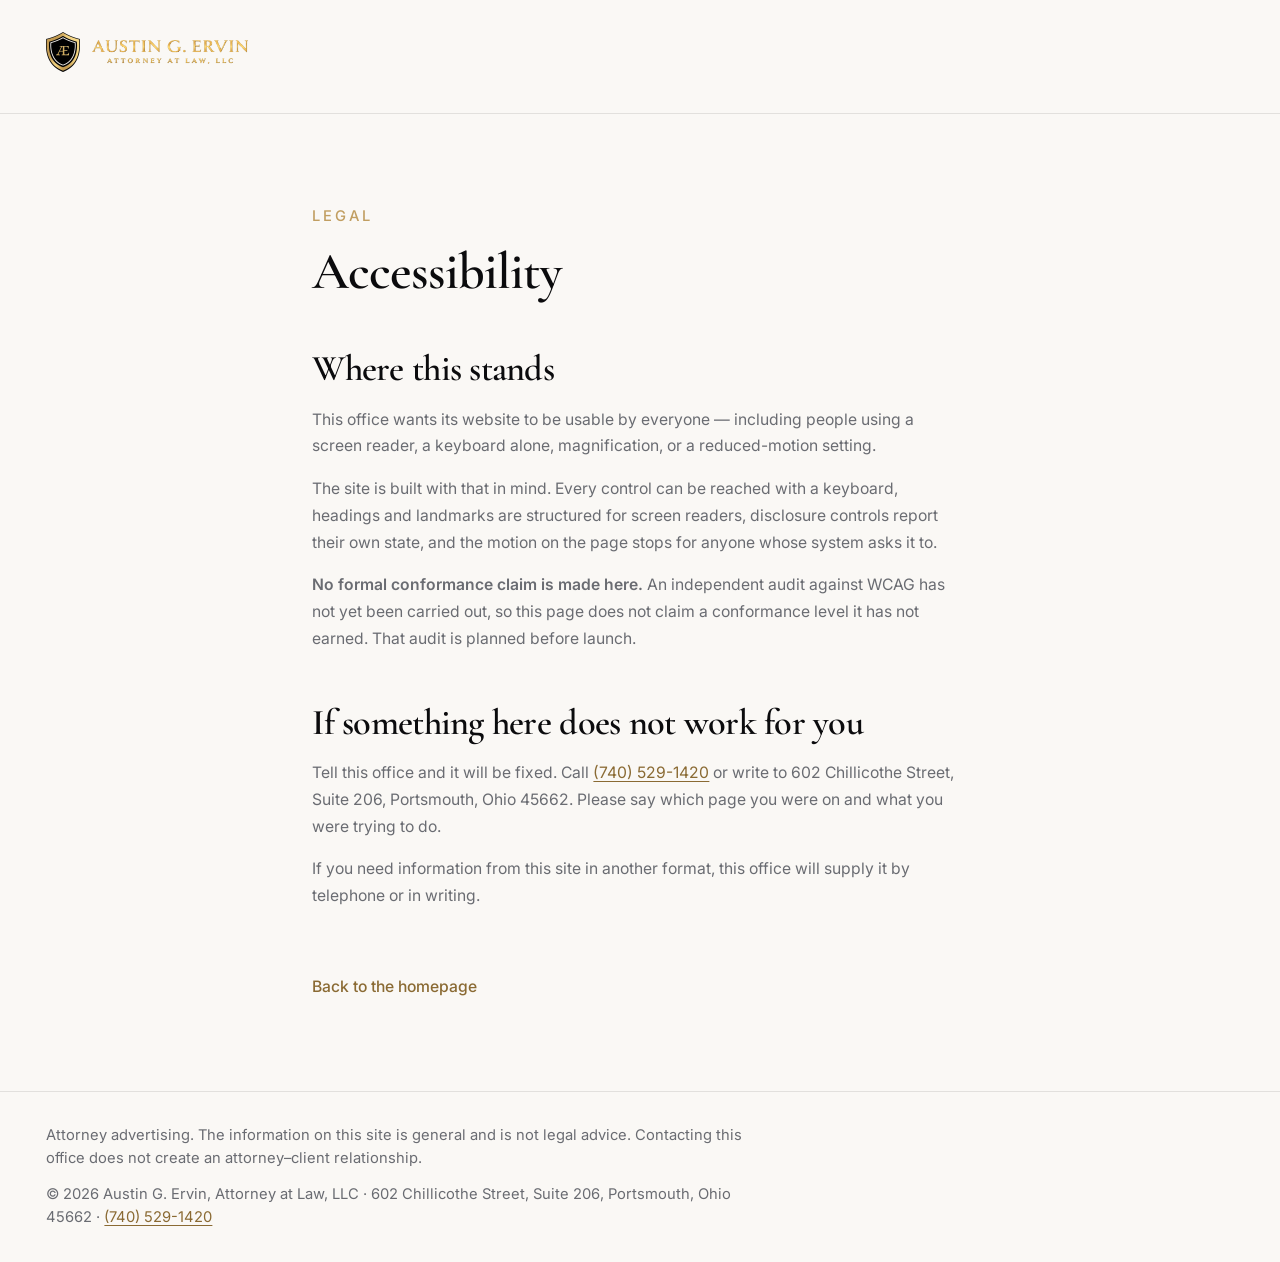
<file: legal/accessibility.html>
<!DOCTYPE html>
<html lang="en">

<head>

    <meta charset="UTF-8">

    <meta name="viewport" content="width=device-width, initial-scale=1.0">

    <title>Accessibility | Austin G. Ervin, Attorney at Law</title>

    <!-- Not indexed while the documents are unfinished. Remove
         this once the final copy is in place. -->
    <meta name="robots" content="noindex">

    <meta name="theme-color" content="#0B0B0D">

    <link rel="icon" href="../graphics/logos/favicon_32.png" sizes="32x32">

    <link rel="apple-touch-icon" href="../graphics/logos/favicon_180.png">

    <link rel="preconnect" href="https://fonts.googleapis.com">

    <link rel="preconnect" href="https://fonts.gstatic.com" crossorigin>

    <link rel="stylesheet" href="https://fonts.googleapis.com/css2?family=Cormorant+Garamond:wght@400;500;600;700&family=Inter:wght@400;500;600&display=swap">

    <link rel="stylesheet" href="../css/tokens.css">

    <link rel="stylesheet" href="../css/base.css">

    <link rel="stylesheet" href="../css/layout.css">

    <link rel="stylesheet" href="../css/styleLegal.css">

</head>

<body class="legalPage" data-scene="light">

    <header class="legalHeader">

        <div class="container">

            <a class="legalLockup" href="../index.html" aria-label="Austin G. Ervin, Attorney at Law &mdash; home">

                <img class="legalShield" src="../graphics/logos/aeShield_web.webp" alt="" width="272" height="320">

                <img class="legalWordmark" src="../graphics/logos/aeWordmark_web.webp" alt="Austin G. Ervin, Attorney at Law, LLC" width="1100" height="170">

            </a>

        </div>

    </header>

    <main class="legalMain">

        <div class="container legalInner">

            <p class="legalEyebrow">Legal</p>

            <h1 class="legalTitle">Accessibility</h1>



            <div class="legalBody">

                <h2>Where this stands</h2>

                <p>
                    This office wants its website to be usable by everyone &mdash; including
                    people using a screen reader, a keyboard alone, magnification, or a
                    reduced-motion setting.
                </p>

                <p>
                    The site is built with that in mind. Every control can be reached with a
                    keyboard, headings and landmarks are structured for screen readers,
                    disclosure controls report their own state, and the motion on the page stops
                    for anyone whose system asks it to.
                </p>

                <p>
                    <strong>No formal conformance claim is made here.</strong> An independent
                    audit against WCAG has not yet been carried out, so this page does not claim
                    a conformance level it has not earned. That audit is planned before launch.
                </p>

                <h2>If something here does not work for you</h2>

                <p>
                    Tell this office and it will be fixed. Call
                    <a class="noWrap" href="tel:+17405291420">(740) 529-1420</a> or write to 602
                    Chillicothe Street, Suite 206, Portsmouth, Ohio 45662. Please say which page
                    you were on and what you were trying to do.
                </p>

                <p>
                    If you need information from this site in another format, this office will
                    supply it by telephone or in writing.
                </p>

            </div>

            <a class="legalBack" href="../index.html">Back to the homepage</a>

        </div>

    </main>

    <footer class="legalFooter">

        <div class="container">

            <p>
                Attorney advertising. The information on this site is general and is not legal
                advice. Contacting this office does not create an attorney&ndash;client
                relationship.
            </p>

            <p>
                &copy; <span data-currentYear>2026</span> Austin G. Ervin, Attorney at Law, LLC
                &middot; 602 Chillicothe Street, Suite 206, Portsmouth, Ohio 45662
                &middot; <a href="tel:+17405291420">(740) 529-1420</a>
            </p>

        </div>

    </footer>

    <script>
        for (const stamp of document.querySelectorAll('[data-currentYear]'))
        {
            stamp.textContent = String(new Date().getFullYear());
        }
    </script>

</body>

</html>
</file>
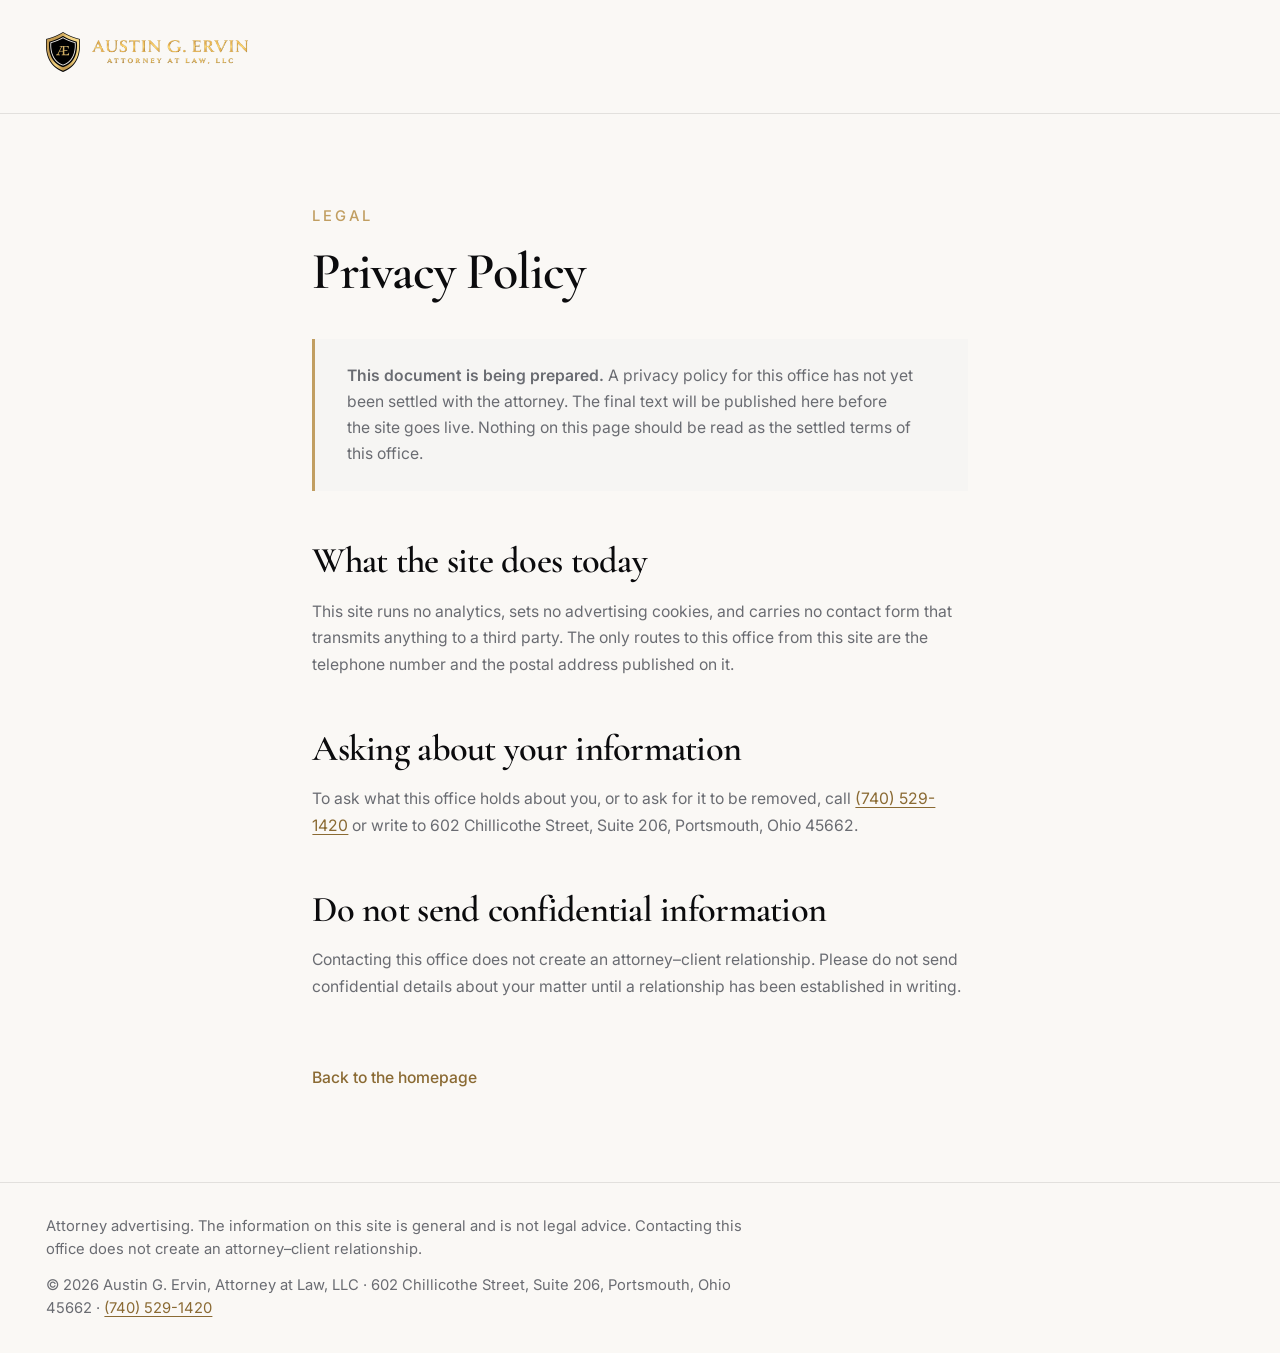
<file: legal/privacyPolicy.html>
<!DOCTYPE html>
<html lang="en">

<head>

    <meta charset="UTF-8">

    <meta name="viewport" content="width=device-width, initial-scale=1.0">

    <title>Privacy Policy | Austin G. Ervin, Attorney at Law</title>

    <!-- Not indexed while the documents are unfinished. Remove
         this once the final copy is in place. -->
    <meta name="robots" content="noindex">

    <meta name="theme-color" content="#0B0B0D">

    <link rel="icon" href="../graphics/logos/favicon_32.png" sizes="32x32">

    <link rel="apple-touch-icon" href="../graphics/logos/favicon_180.png">

    <link rel="preconnect" href="https://fonts.googleapis.com">

    <link rel="preconnect" href="https://fonts.gstatic.com" crossorigin>

    <link rel="stylesheet" href="https://fonts.googleapis.com/css2?family=Cormorant+Garamond:wght@400;500;600;700&family=Inter:wght@400;500;600&display=swap">

    <link rel="stylesheet" href="../css/tokens.css">

    <link rel="stylesheet" href="../css/base.css">

    <link rel="stylesheet" href="../css/layout.css">

    <link rel="stylesheet" href="../css/styleLegal.css">

</head>

<body class="legalPage" data-scene="light">

    <header class="legalHeader">

        <div class="container">

            <a class="legalLockup" href="../index.html" aria-label="Austin G. Ervin, Attorney at Law &mdash; home">

                <img class="legalShield" src="../graphics/logos/aeShield_web.webp" alt="" width="272" height="320">

                <img class="legalWordmark" src="../graphics/logos/aeWordmark_web.webp" alt="Austin G. Ervin, Attorney at Law, LLC" width="1100" height="170">

            </a>

        </div>

    </header>

    <main class="legalMain">

        <div class="container legalInner">

            <p class="legalEyebrow">Legal</p>

            <h1 class="legalTitle">Privacy Policy</h1>

            <div class="legalStatus">

                <p>
                    <strong>This document is being prepared.</strong> A privacy policy for this office has not yet been settled with the attorney. The final text
                    will be published here before the site goes live. Nothing on this page
                    should be read as the settled terms of this office.
                </p>

            </div>

            <div class="legalBody">

                <h2>What the site does today</h2>

                <p>
                    This site runs no analytics, sets no advertising cookies, and carries no
                    contact form that transmits anything to a third party. The only routes to
                    this office from this site are the telephone number and the postal address
                    published on it.
                </p>

                <h2>Asking about your information</h2>

                <p>
                    To ask what this office holds about you, or to ask for it to be removed,
                    call <a class="noWrap" href="tel:+17405291420">(740) 529-1420</a> or write
                    to 602 Chillicothe Street, Suite 206, Portsmouth, Ohio 45662.
                </p>

                <h2>Do not send confidential information</h2>

                <p>
                    Contacting this office does not create an attorney&ndash;client
                    relationship. Please do not send confidential details about your matter
                    until a relationship has been established in writing.
                </p>

            </div>

            <a class="legalBack" href="../index.html">Back to the homepage</a>

        </div>

    </main>

    <footer class="legalFooter">

        <div class="container">

            <p>
                Attorney advertising. The information on this site is general and is not legal
                advice. Contacting this office does not create an attorney&ndash;client
                relationship.
            </p>

            <p>
                &copy; <span data-currentYear>2026</span> Austin G. Ervin, Attorney at Law, LLC
                &middot; 602 Chillicothe Street, Suite 206, Portsmouth, Ohio 45662
                &middot; <a href="tel:+17405291420">(740) 529-1420</a>
            </p>

        </div>

    </footer>

    <script>
        for (const stamp of document.querySelectorAll('[data-currentYear]'))
        {
            stamp.textContent = String(new Date().getFullYear());
        }
    </script>

</body>

</html>
</file>
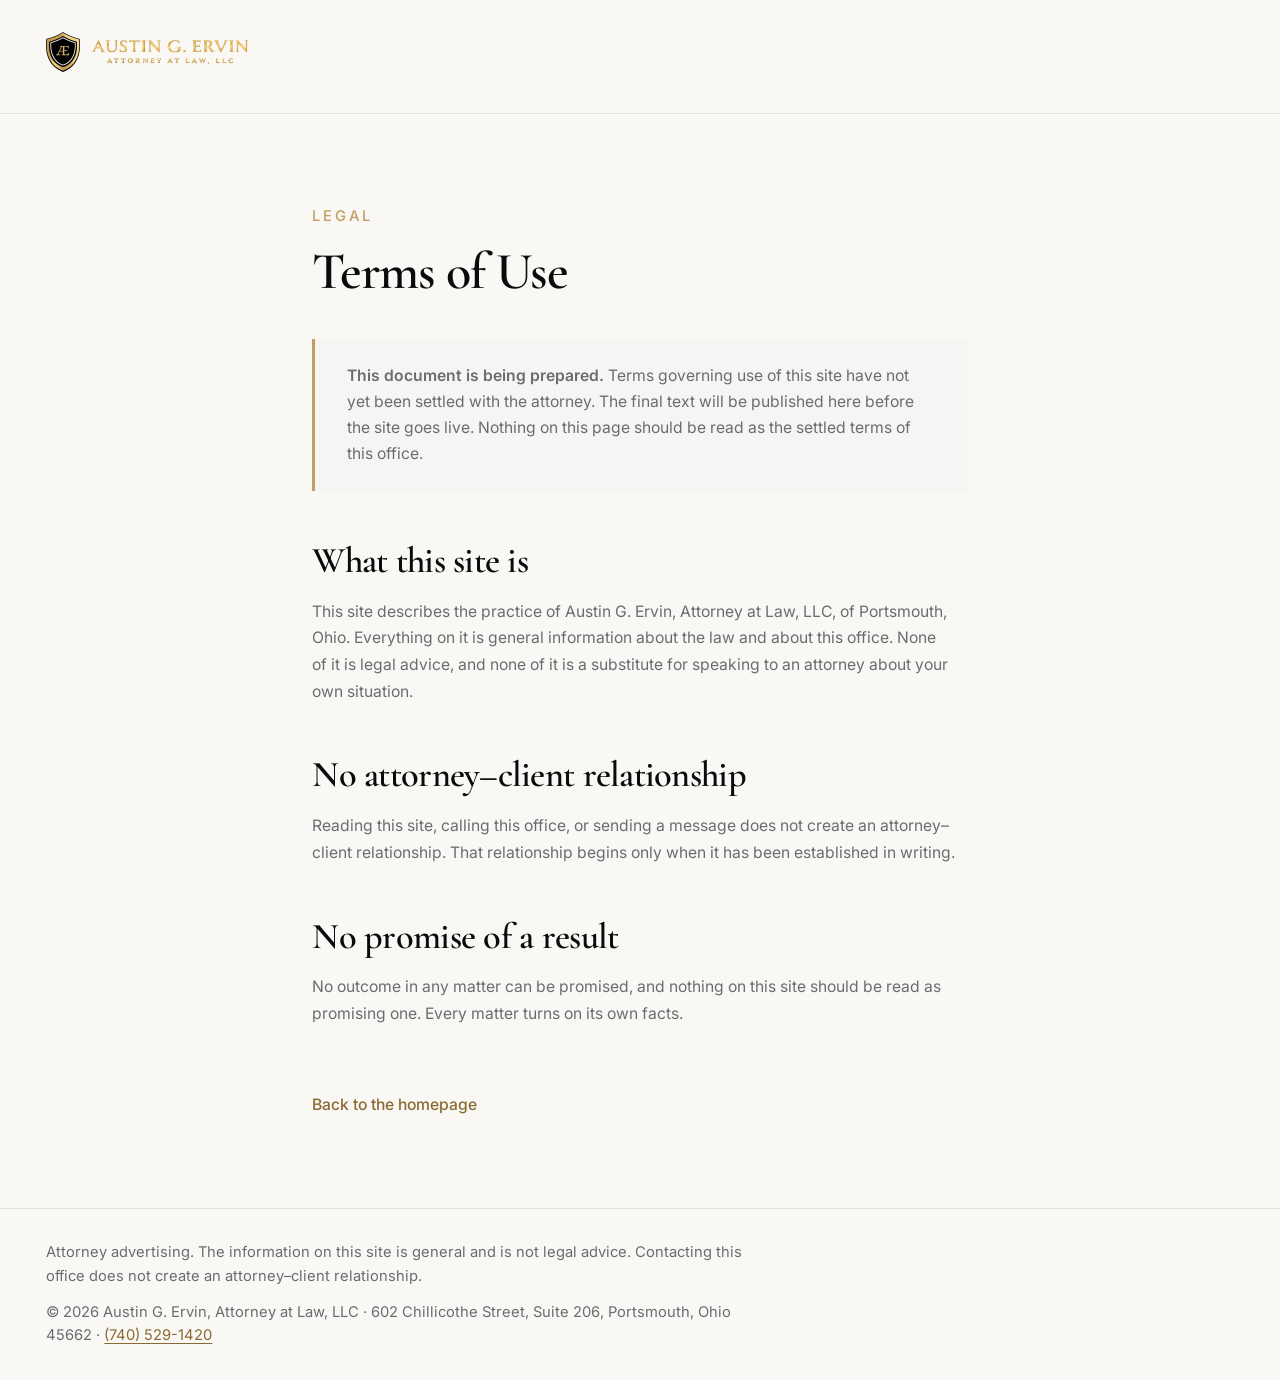
<file: legal/termsOfUse.html>
<!DOCTYPE html>
<html lang="en">

<head>

    <meta charset="UTF-8">

    <meta name="viewport" content="width=device-width, initial-scale=1.0">

    <title>Terms of Use | Austin G. Ervin, Attorney at Law</title>

    <!-- Not indexed while the documents are unfinished. Remove
         this once the final copy is in place. -->
    <meta name="robots" content="noindex">

    <meta name="theme-color" content="#0B0B0D">

    <link rel="icon" href="../graphics/logos/favicon_32.png" sizes="32x32">

    <link rel="apple-touch-icon" href="../graphics/logos/favicon_180.png">

    <link rel="preconnect" href="https://fonts.googleapis.com">

    <link rel="preconnect" href="https://fonts.gstatic.com" crossorigin>

    <link rel="stylesheet" href="https://fonts.googleapis.com/css2?family=Cormorant+Garamond:wght@400;500;600;700&family=Inter:wght@400;500;600&display=swap">

    <link rel="stylesheet" href="../css/tokens.css">

    <link rel="stylesheet" href="../css/base.css">

    <link rel="stylesheet" href="../css/layout.css">

    <link rel="stylesheet" href="../css/styleLegal.css">

</head>

<body class="legalPage" data-scene="light">

    <header class="legalHeader">

        <div class="container">

            <a class="legalLockup" href="../index.html" aria-label="Austin G. Ervin, Attorney at Law &mdash; home">

                <img class="legalShield" src="../graphics/logos/aeShield_web.webp" alt="" width="272" height="320">

                <img class="legalWordmark" src="../graphics/logos/aeWordmark_web.webp" alt="Austin G. Ervin, Attorney at Law, LLC" width="1100" height="170">

            </a>

        </div>

    </header>

    <main class="legalMain">

        <div class="container legalInner">

            <p class="legalEyebrow">Legal</p>

            <h1 class="legalTitle">Terms of Use</h1>

            <div class="legalStatus">

                <p>
                    <strong>This document is being prepared.</strong> Terms governing use of this site have not yet been settled with the attorney. The final text
                    will be published here before the site goes live. Nothing on this page
                    should be read as the settled terms of this office.
                </p>

            </div>

            <div class="legalBody">

                <h2>What this site is</h2>

                <p>
                    This site describes the practice of Austin G. Ervin, Attorney at Law, LLC,
                    of Portsmouth, Ohio. Everything on it is general information about the law
                    and about this office. None of it is legal advice, and none of it is a
                    substitute for speaking to an attorney about your own situation.
                </p>

                <h2>No attorney&ndash;client relationship</h2>

                <p>
                    Reading this site, calling this office, or sending a message does not create
                    an attorney&ndash;client relationship. That relationship begins only when it
                    has been established in writing.
                </p>

                <h2>No promise of a result</h2>

                <p>
                    No outcome in any matter can be promised, and nothing on this site should be
                    read as promising one. Every matter turns on its own facts.
                </p>

            </div>

            <a class="legalBack" href="../index.html">Back to the homepage</a>

        </div>

    </main>

    <footer class="legalFooter">

        <div class="container">

            <p>
                Attorney advertising. The information on this site is general and is not legal
                advice. Contacting this office does not create an attorney&ndash;client
                relationship.
            </p>

            <p>
                &copy; <span data-currentYear>2026</span> Austin G. Ervin, Attorney at Law, LLC
                &middot; 602 Chillicothe Street, Suite 206, Portsmouth, Ohio 45662
                &middot; <a href="tel:+17405291420">(740) 529-1420</a>
            </p>

        </div>

    </footer>

    <script>
        for (const stamp of document.querySelectorAll('[data-currentYear]'))
        {
            stamp.textContent = String(new Date().getFullYear());
        }
    </script>

</body>

</html>
</file>
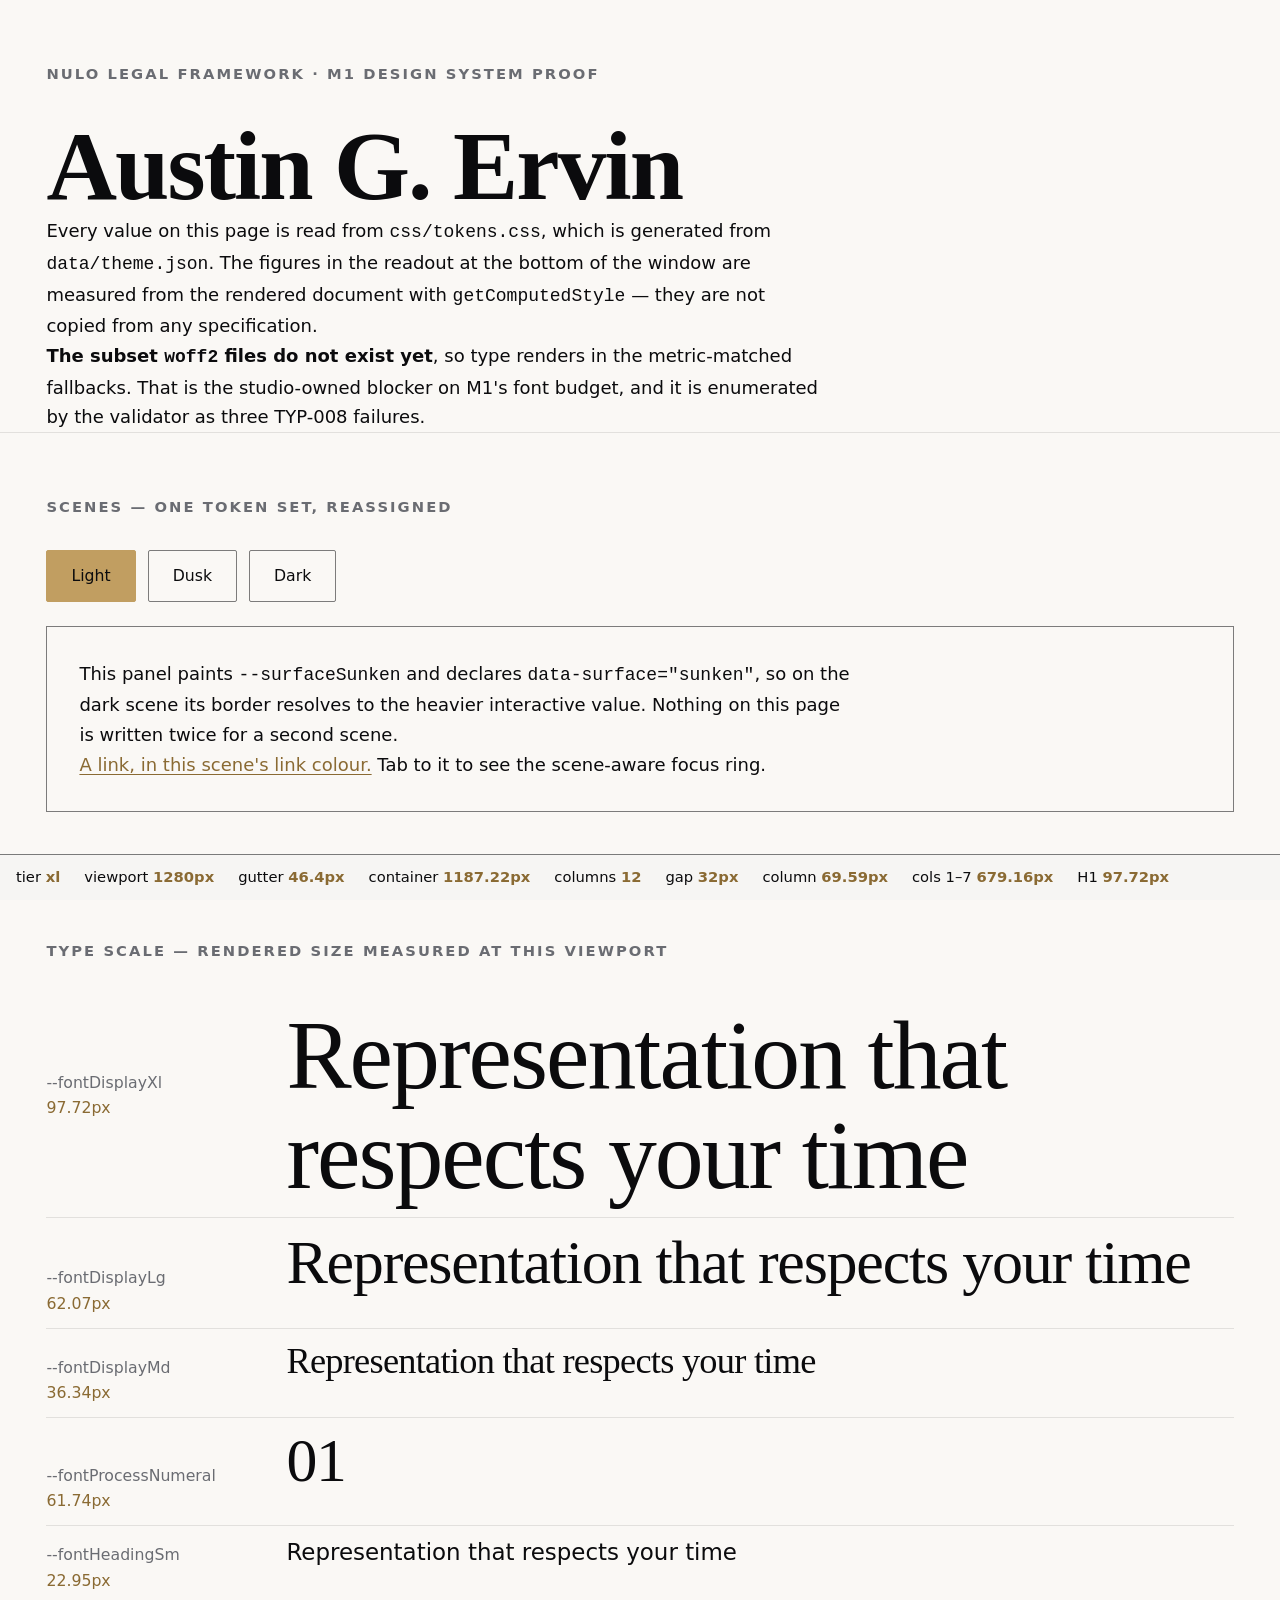
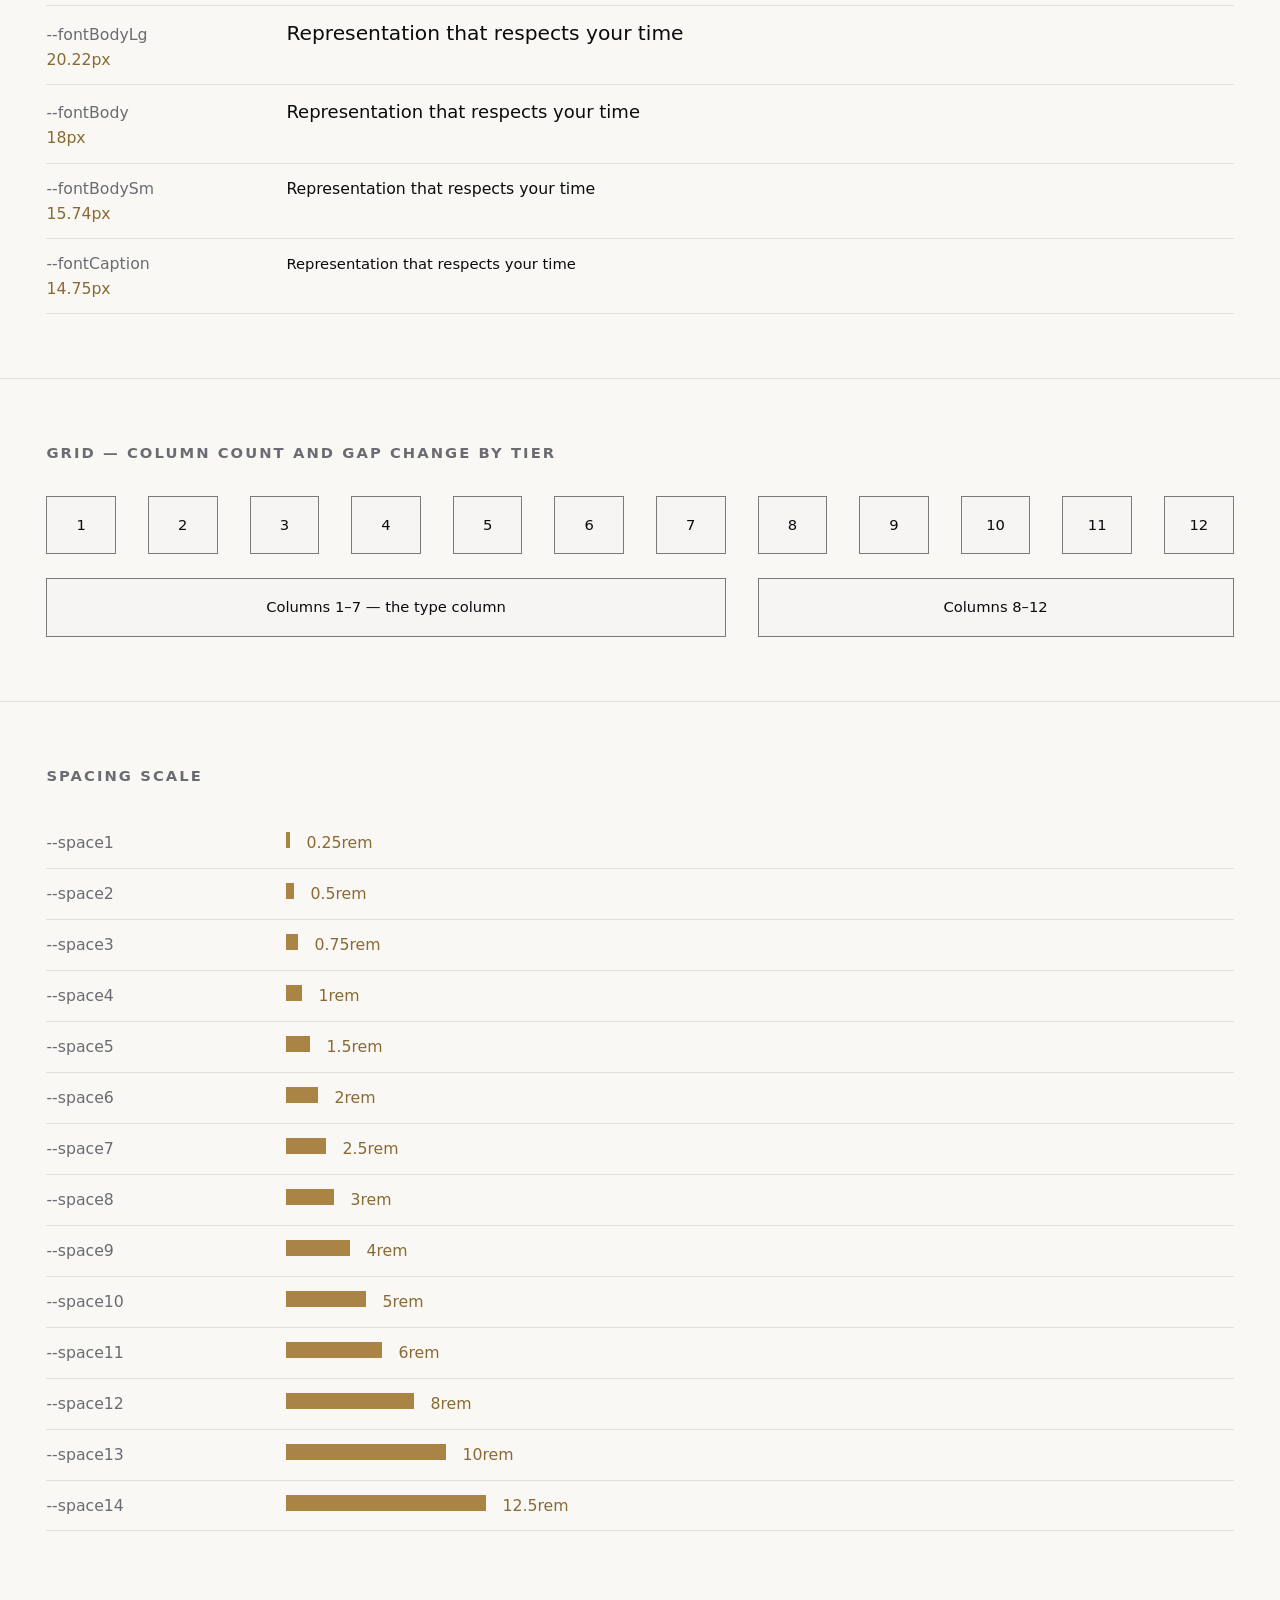
<file: proof/designSystem.html>
<!DOCTYPE html>
<html lang="en" data-theme="proof">

<head>

    <meta charset="UTF-8">

    <meta name="viewport" content="width=device-width, initial-scale=1.0">

    <meta name="robots" content="noindex, nofollow">

    <title>Design System Proof — Austin G. Ervin, Attorney at Law</title>

    <link rel="stylesheet" href="../css/tokens.css">

    <link rel="stylesheet" href="../css/base.css">

    <link rel="stylesheet" href="../css/layout.css">

    <link rel="stylesheet" href="../css/utilities.css">

    <!-- ============================================================
         PROOF-PAGE STYLES

         This page is a development instrument, not a page of the
         site. Nothing here ships. It consumes only the emitted
         tokens, so anything that looks wrong on this page is wrong
         in tokens.css rather than wrong here.
    ============================================================ -->
    <style>

        body
        {

            padding-block: var(--space9);

        }

        .proofSection
        {

            padding-block: var(--space9);

            border-block-start: var(--borderHairline) solid var(--borderSubtle);

        }

        .proofHeading
        {

            font-family: var(--fontFamilyBody);

            font-size: var(--fontCaption);

            font-weight: 600;

            letter-spacing: var(--trackingCaption);

            line-height: var(--lineHeightCaption);

            text-transform: uppercase;

            color: var(--textSecondary);

            margin-block-end: var(--space6);

        }

        .specimenRow
        {

            display: flex;

            flex-wrap: wrap;

            align-items: baseline;

            gap: var(--space4);

            padding-block: var(--space3);

            border-block-end: var(--borderHairline) solid var(--borderSubtle);

        }

        .specimenLabel
        {

            flex: 0 0 14rem;

            font-family: var(--fontFamilyBody);

            font-size: var(--fontBodySm);

            line-height: var(--lineHeightBodySm);

            color: var(--textSecondary);

            font-variant-numeric: tabular-nums;

        }

        .specimenValue
        {

            min-width: 0;

            flex: 1 1 20rem;

        }

        .measuredValue
        {

            font-family: var(--fontFamilyBody);

            font-size: var(--fontBodySm);

            font-variant-numeric: tabular-nums;

            color: var(--textLink);

        }

        /* ── Readout ── */

        .readout
        {

            position: fixed;

            z-index: var(--zHeader);

            inset-block-end: 0;

            inset-inline: 0;

            display: flex;

            flex-wrap: wrap;

            gap: var(--space2) var(--space5);

            padding: var(--space3) var(--space4);

            background-color: var(--surfaceRaised);

            border-block-start: var(--borderHairline) solid var(--borderInteractive);

            font-family: var(--fontFamilyBody);

            font-size: var(--fontCaption);

            font-variant-numeric: tabular-nums;

            line-height: var(--lineHeightCaption);

        }

        .readoutItem b
        {

            font-weight: 600;

            color: var(--textLink);

        }

        /* ── Grid proof ── */

        /* One cell per column, overriding layout.css's full-width
           default — which is the default precisely so that a
           component has to ask for anything narrower. */
        .gridProof > *
        {

            grid-column: auto;

            padding-block: var(--space4);

            background-color: var(--surfaceRaised);

            border: var(--borderHairline) solid var(--borderInteractive);

            font-family: var(--fontFamilyBody);

            font-size: var(--fontCaption);

            text-align: center;

        }

        /* Spans are declared at the tier that has the columns.
           Below it they fall back to full width. */
        @media (min-width: 1024px)
        {

            .spanSeven
            {

                grid-column: span 7;

            }

            .spanFive
            {

                grid-column: span 5;

            }

        }

        /* ── Spacing proof ── */

        .spacingBar
        {

            height: var(--space4);

            background-color: var(--accentStroke);

        }

        /* ── Scene switcher ── */

        .sceneSwitch
        {

            display: flex;

            flex-wrap: wrap;

            gap: var(--space3);

        }

        .sceneButton
        {

            padding: var(--space3) var(--space5);

            min-height: 44px;

            border: var(--borderHairline) solid var(--borderInteractive);

            border-radius: var(--radiusButton);

            color: var(--textPrimary);

            font-family: var(--fontFamilyBody);

            font-size: var(--fontBodySm);

            cursor: pointer;

        }

        .sceneButton[aria-pressed="true"]
        {

            background-color: var(--accentPrimary);

            color: var(--textOnAccent);

            border-color: var(--accentPrimary);

        }

        .surfacePanel
        {

            margin-block-start: var(--space5);

            padding: var(--space6);

            background-color: var(--surfaceSunken);

            border: var(--borderHairline) solid var(--borderInteractive);

        }

    </style>

</head>

<body data-scene="light">

    <!-- ============================================================
         HEADER
    ============================================================ -->

    <header class="container">

        <p class="proofHeading">
            Nulo Legal Framework · M1 design system proof
        </p>

        <h1 class="measureDisplay">
            Austin G. Ervin
        </h1>

        <p class="measureBody">
            Every value on this page is read from <code>css/tokens.css</code>, which is generated from
            <code>data/theme.json</code>. The figures in the readout at the bottom of the window are
            measured from the rendered document with <code>getComputedStyle</code> — they are not
            copied from any specification.
        </p>

        <p class="measureBody">
            <strong>The subset <code>woff2</code> files do not exist yet</strong>, so type renders in the
            metric-matched fallbacks. That is the studio-owned blocker on M1's font budget, and it is
            enumerated by the validator as three TYP-008 failures.
        </p>

    </header>


    <!-- ============================================================
         SCENES
    ============================================================ -->

    <section class="container proofSection">

        <h2 class="proofHeading">
            Scenes — one token set, reassigned
        </h2>

        <div class="sceneSwitch" data-sceneSwitch>

            <button class="sceneButton" type="button" data-scene-target="light" aria-pressed="true">
                Light
            </button>

            <button class="sceneButton" type="button" data-scene-target="dusk" aria-pressed="false">
                Dusk
            </button>

            <button class="sceneButton" type="button" data-scene-target="dark" aria-pressed="false">
                Dark
            </button>

        </div>

        <div class="surfacePanel" data-surface="sunken">

            <p class="measureBody">
                This panel paints <code>--surfaceSunken</code> and declares
                <code>data-surface="sunken"</code>, so on the dark scene its border resolves to the
                heavier interactive value. Nothing on this page is written twice for a second scene.
            </p>

            <p>
                <a href="#top">A link, in this scene's link colour.</a>
                Tab to it to see the scene-aware focus ring.
            </p>

        </div>

    </section>


    <!-- ============================================================
         TYPE SCALE
    ============================================================ -->

    <section class="container proofSection">

        <h2 class="proofHeading">
            Type scale — rendered size measured at this viewport
        </h2>

        <div data-typeSpecimens></div>

    </section>


    <!-- ============================================================
         GRID
    ============================================================ -->

    <section class="container proofSection">

        <h2 class="proofHeading">
            Grid — column count and gap change by tier
        </h2>

        <div class="grid gridProof" data-gridProof>

            <div><span>1</span></div>
            <div><span>2</span></div>
            <div><span>3</span></div>
            <div><span>4</span></div>
            <div><span>5</span></div>
            <div><span>6</span></div>
            <div><span>7</span></div>
            <div><span>8</span></div>
            <div><span>9</span></div>
            <div><span>10</span></div>
            <div><span>11</span></div>
            <div><span>12</span></div>

        </div>

        <div class="grid gridProof" style="margin-block-start: var(--space5);">

            <div class="spanSeven" data-span="7">
                Columns 1–7 — the type column
            </div>

            <div class="spanFive" data-span="5">
                Columns 8–12
            </div>

        </div>

    </section>


    <!-- ============================================================
         SPACING
    ============================================================ -->

    <section class="container proofSection">

        <h2 class="proofHeading">
            Spacing scale
        </h2>

        <div data-spacingSpecimens></div>

    </section>


    <!-- ============================================================
         READOUT
    ============================================================ -->

    <div class="readout" data-readout role="status" aria-live="off"></div>


    <!-- ============================================================
         MEASUREMENT

         Reads the document rather than the specification. A figure
         printed here is what the browser computed.
    ============================================================ -->
    <script>

        /* ── Constants ── */

        const typeSteps = [
            'displayXl',
            'displayLg',
            'displayMd',
            'processNumeral',
            'headingSm',
            'bodyLg',
            'body',
            'bodySm',
            'caption'
        ];

        const spacingSteps = [
            'space1', 'space2', 'space3', 'space4', 'space5', 'space6', 'space7',
            'space8', 'space9', 'space10', 'space11', 'space12', 'space13', 'space14'
        ];

        const tiers = [
            { name: '2xl', minWidth: 1440 },
            { name: 'xl', minWidth: 1200 },
            { name: 'lg', minWidth: 1024 },
            { name: 'md', minWidth: 768 },
            { name: 'sm', minWidth: 480 },
            { name: 'xs', minWidth: 0 }
        ];


        /* ── Selectors ── */

        const typeContainer = document.querySelector('[data-typeSpecimens]');

        const spacingContainer = document.querySelector('[data-spacingSpecimens]');

        const gridProof = document.querySelector('[data-gridProof]');

        const readout = document.querySelector('[data-readout]');

        const sceneSwitch = document.querySelector('[data-sceneSwitch]');


        /* ── Utility functions ── */

        function tokenValue(name)
        {

            return getComputedStyle(document.documentElement).getPropertyValue(name).trim();

        }

        function roundTo(value, places)
        {

            return Number(value.toFixed(places));

        }

        function currentTier()
        {

            return tiers.find((tier) => window.innerWidth >= tier.minWidth).name;

        }


        /* ── Core functions ── */

        function buildTypeSpecimens()
        {

            for (const step of typeSteps)
            {

                const row = document.createElement('div');

                row.className = 'specimenRow';

                const label = document.createElement('div');

                label.className = 'specimenLabel';

                label.innerHTML = '--font' + step.charAt(0).toUpperCase() + step.slice(1)
                    + '<br><span class="measuredValue" data-measure="' + step + '"></span>';

                const value = document.createElement('div');

                value.className = 'specimenValue';

                value.style.fontSize = 'var(--font' + step.charAt(0).toUpperCase() + step.slice(1) + ')';

                value.style.lineHeight = 'var(--lineHeight' + step.charAt(0).toUpperCase() + step.slice(1) + ')';

                value.style.fontFamily = step.startsWith('display') || step === 'processNumeral'
                    ? 'var(--fontFamilyDisplay)'
                    : 'var(--fontFamilyBody)';

                value.style.letterSpacing = step.startsWith('display') || step === 'processNumeral'
                    ? 'var(--trackingDisplay)'
                    : 'var(--trackingBody)';

                value.textContent = step === 'processNumeral'
                    ? '01'
                    : 'Representation that respects your time';

                row.append(label, value);

                typeContainer.append(row);

            }

        }

        function buildSpacingSpecimens()
        {

            for (const step of spacingSteps)
            {

                const row = document.createElement('div');

                row.className = 'specimenRow';

                const label = document.createElement('div');

                label.className = 'specimenLabel';

                label.textContent = '--' + step;

                const bar = document.createElement('div');

                bar.className = 'spacingBar';

                bar.style.width = 'var(--' + step + ')';

                const value = document.createElement('div');

                value.className = 'measuredValue';

                value.textContent = tokenValue('--' + step);

                row.append(label, bar, value);

                spacingContainer.append(row);

            }

        }

        function measureDocument()
        {

            for (const step of typeSteps)
            {

                const target = document.querySelector('[data-measure="' + step + '"]');

                const specimen = target.closest('.specimenRow').querySelector('.specimenValue');

                const size = parseFloat(getComputedStyle(specimen).fontSize);

                target.textContent = roundTo(size, 2) + 'px';

            }

            const gridStyle = getComputedStyle(gridProof);

            const columns = gridStyle.gridTemplateColumns.split(' ');

            const columnWidth = parseFloat(columns[0]);

            const container = gridProof.getBoundingClientRect().width;

            const gutter = parseFloat(getComputedStyle(document.querySelector('.container')).paddingInlineStart);

            const gap = parseFloat(gridStyle.columnGap);

            const spanSeven = columns.length >= 7
                ? (columnWidth * 7) + (gap * 6)
                : null;

            readout.innerHTML = [
                ['tier', currentTier()],
                ['viewport', window.innerWidth + 'px'],
                ['gutter', roundTo(gutter, 2) + 'px'],
                ['container', roundTo(container, 2) + 'px'],
                ['columns', columns.length],
                ['gap', roundTo(gap, 2) + 'px'],
                ['column', roundTo(columnWidth, 2) + 'px'],
                ['cols 1–7', spanSeven === null ? 'n/a' : roundTo(spanSeven, 2) + 'px'],
                ['H1', roundTo(parseFloat(getComputedStyle(document.querySelector('h1')).fontSize), 2) + 'px']
            ]
                .map((entry) => '<span class="readoutItem">' + entry[0] + ' <b>' + entry[1] + '</b></span>')
                .join('');

        }

        function selectScene(scene)
        {

            document.body.dataset.scene = scene;

            for (const button of sceneSwitch.querySelectorAll('.sceneButton'))
            {

                button.setAttribute(
                    'aria-pressed',
                    button.dataset.sceneTarget === scene ? 'true' : 'false'
                );

            }

        }


        /* ── Event listeners ── */

        sceneSwitch.addEventListener(
            'click',
            (event) =>
            {

                const button = event.target.closest('.sceneButton');

                if (button)
                {

                    selectScene(button.dataset.sceneTarget);

                }

            }
        );

        window.addEventListener(
            'resize',
            measureDocument
        );


        /* ── Initialization ── */

        buildTypeSpecimens();

        buildSpacingSpecimens();

        measureDocument();

    </script>

</body>

</html>
</file>
<file: css/tokens.css>
/* ============================================================
   TOKENS — LAYER 0

   GENERATED FROM data/theme.json. DO NOT EDIT.

   Regenerate with:
     node bin/generateStyles.js <clientRoot> <schemaRoot>

   Hand-editing this file breaks the chain between what the
   validator checks and what the browser paints, which is the
   only reason the contrast gate means anything.
============================================================ */

/* ============================================================
   FONT FACES
============================================================ */

/* The subset woff2 files were never produced, so the two faces
   that pointed at them have been removed: an @font-face whose
   src 404s still claims the family name and competes with the
   real face now loaded in index.html. The metric-matched
   fallbacks below stay — they are what renders before the web
   font arrives, and they are declared with local() so they
   always resolve. */

@font-face
{

    font-family: 'Cormorant Garamond Fallback';

    src: local('Georgia');

    ascent-override: 95%;

    descent-override: 25%;

    line-gap-override: 0%;

    size-adjust: 100%;

}

@font-face
{

    font-family: 'Inter Fallback';

    src: local('Segoe UI');

    ascent-override: 90%;

    descent-override: 22%;

    line-gap-override: 0%;

    size-adjust: 100%;

}

/* ============================================================
   LAYER 1 — PRIMITIVES
============================================================ */

/* Raw brand values, named by what they ARE.
   Components never consume this layer (MNT-002). */

:root
{

    --colorGold: #C19E61;

    --colorGoldDark: #A98445;

    --colorGoldLight: #D0AF77;

    --colorGoldInk: #8A6A33;

    --colorBlack: #0B0B0D;

    --colorBlackDeep: #060607;

    --colorCharcoal: #18181B;

    --colorSurface: #242529;

    --colorWhite: #F6F5F3;

    --colorWarm: #FAF8F5;

    --colorWarmDeep: #F0EDE7;

    --colorText: #D2D3D6;

    --colorMuted: #8A8C93;

    --colorMutedInk: #6A6C72;

}

/* ============================================================
   LAYERS 2 & 3 — SEMANTIC TOKENS, SCENE-SCOPED
============================================================ */

/* Components consume this layer only. A scene change is a
   data-attribute change, not a stylesheet swap — which is why
   no component is written twice. */

:root,
[data-scene="light"]
{

    --surfaceBase: #FAF8F5;

    --surfaceRaised: #F6F5F3;

    --surfaceSunken: #FAF8F5;

    --textPrimary: #0B0B0D;

    --textSecondary: #6A6C72;

    --textMuted: #6A6C72;

    --textLink: #8A6A33;

    --textOnAccent: #0B0B0D;

    --accentPrimary: #C19E61;

    --accentStroke: #A98445;

    --borderSubtle: rgb(11 11 13 / 0.1);

    --borderInteractive: rgb(11 11 13 / 0.52);

    --focusRing: #A98445;

}

[data-scene="dusk"]
{

    --surfaceBase: #18181B;

    --surfaceRaised: #242529;

    --surfaceSunken: #0B0B0D;

    --textPrimary: #F6F5F3;

    --textSecondary: #D2D3D6;

    --textMuted: #D2D3D6;

    --textLink: #C19E61;

    --textOnAccent: #0B0B0D;

    --accentPrimary: #C19E61;

    --accentStroke: #C19E61;

    --borderSubtle: rgb(246 245 243 / 0.1);

    --borderInteractive: rgb(246 245 243 / 0.44);

    --focusRing: #C19E61;

}

[data-scene="dark"]
{

    --surfaceBase: #0B0B0D;

    --surfaceRaised: #242529;

    --surfaceSunken: #060607;

    --textPrimary: #F6F5F3;

    --textSecondary: #D2D3D6;

    --textMuted: #D2D3D6;

    --textLink: #C19E61;

    --textOnAccent: #0B0B0D;

    --accentPrimary: #C19E61;

    --accentStroke: #C19E61;

    --borderSubtle: rgb(246 245 243 / 0.1);

    --borderInteractive: rgb(246 245 243 / 0.44);

    --focusRing: #C19E61;

}

[data-scene="dark"] [data-surface="sunken"]
{

    --borderInteractive: rgb(246 245 243 / 0.48);

}

/* ============================================================
   TYPOGRAPHY
============================================================ */

:root
{

    --fontFamilyDisplay: 'Cormorant Garamond', 'Cormorant Garamond Fallback', Georgia, 'Times New Roman', serif;

    --fontFamilyBody: 'Inter', 'Inter Fallback', system-ui, -apple-system, 'Segoe UI', sans-serif;

}

:root
{

    --fontDisplayXl: clamp(2.875rem, 1.536rem + 5.714vw, 7.25rem);

    --lineHeightDisplayXl: 1.02;

    --fontDisplayLg: clamp(2.125rem, 1.398rem + 3.102vw, 4.5rem);

    --lineHeightDisplayLg: 1.06;

    --fontDisplayMd: clamp(1.625rem, 1.357rem + 1.143vw, 2.5rem);

    --lineHeightDisplayMd: 1.12;

    --fontProcessNumeral: clamp(2rem, 1.230rem + 3.286vw, 4.1875rem);

    --lineHeightProcessNumeral: 1;

    --fontHeadingSm: clamp(1.25rem, 1.173rem + 0.327vw, 1.5rem);

    --lineHeightHeadingSm: 1.25;

    --fontBodyLg: clamp(1.125rem, 1.068rem + 0.245vw, 1.3125rem);

    --lineHeightBodyLg: 1.55;

    --fontBody: 1.0625rem;

    --lineHeightBody: 1.65;

    --fontBodySm: clamp(0.9375rem, 0.918rem + 0.082vw, 1rem);

    --lineHeightBodySm: 1.6;

    --fontCaption: clamp(0.875rem, 0.856rem + 0.082vw, 0.9375rem);

    --lineHeightCaption: 1.4;

}

@media (min-width: 1024px)
{

    :root
    {

        --fontBody: 1.125rem;

    }

}

:root
{

    --trackingDisplay: -0.02em;

    --trackingBody: 0;

    --trackingCaption: 0.14em;

    --measureDisplay: 14ch;

    --measureHeading: 18ch;

    --measureBody: 68ch;

}

/* ============================================================
   SPACING
============================================================ */

:root
{

    --space1: 0.25rem;

    --space2: 0.5rem;

    --space3: 0.75rem;

    --space4: 1rem;

    --space5: 1.5rem;

    --space6: 2rem;

    --space7: 2.5rem;

    --space8: 3rem;

    --space9: 4rem;

    --space10: 5rem;

    --space11: 6rem;

    --space12: 8rem;

    --space13: 10rem;

    --space14: 12.5rem;

    --sectionPaddingBlock: clamp(4.5rem, 2rem + 9vw, 12.5rem);

    --sectionPaddingBlockTight: clamp(3rem, 1.5rem + 5.5vw, 7.5rem);

}

/* ============================================================
   LAYOUT
============================================================ */

:root
{

    --breakpointSm: 480px;

    --breakpointMd: 768px;

    --breakpointLg: 1024px;

    --breakpointXl: 1200px;

    --breakpointXxl: 1440px;

    --containerMax: 1240px;

    --containerWide: 1440px;

    --containerNarrow: 760px;

    --containerGutter: clamp(1.25rem, 0.5rem + 3vw, 4rem);

    --borderHairline: 1px;

    --headerClearance: 6rem;

}

/* ── Grid geometry — the only breakpoints in the system ── */

:root
{

    --gridColumns: 4;

    --gridGap: var(--space5);

}

@media (min-width: 768px)
{

    :root
    {

        --gridColumns: 8;

        --gridGap: var(--space6);

    }

}

@media (min-width: 1024px)
{

    :root
    {

        --gridColumns: 12;

        --gridGap: var(--space6);

    }

}

/* ============================================================
   RADII, STACKING, MOTION
============================================================ */

:root
{

    --radiusNone: 0;

    --radiusButton: 2px;

    --radiusCard: 2px;

    --radiusImage: 0;

    --zBackdrop: -1;

    --zBase: 0;

    --zRaised: 10;

    --zHeader: 100;

    --zMegaPanel: 110;

    --zOverlay: 200;

    --zSkipLink: 300;

    --durationRespond: 200ms;

    --durationExit: 220ms;

    --durationReveal: 620ms;

    --durationSettle: 700ms;

    --durationDescend: 900ms;

    --easeEntrance: cubic-bezier(0.16, 1, 0.30, 1);

    --easeExit: cubic-bezier(0.40, 0.00, 1.00, 1.00);

    --easeRespond: cubic-bezier(0.33, 0.00, 0.33, 1.00);

    --easeEnvironmental: cubic-bezier(0.45, 0.05, 0.55, 0.95);

    --motionStagger: 60ms;

    --motionStaggerMaxItems: 6;

    --durationSceneReduced: 200ms;

}

/* ============================================================
   ELEMENT DEFAULTS
============================================================ */

/* Zero specificity. A component overrides any of these with a
   single class and no !important. */

:where(body)
{

    font-size: var(--fontBody);

    line-height: var(--lineHeightBody);

    font-family: var(--fontFamilyBody);

    letter-spacing: var(--trackingBody);

}

:where(h1)
{

    font-size: var(--fontDisplayXl);

    line-height: var(--lineHeightDisplayXl);

    font-family: var(--fontFamilyDisplay);

    letter-spacing: var(--trackingDisplay);

}

:where(h2)
{

    font-size: var(--fontDisplayLg);

    line-height: var(--lineHeightDisplayLg);

    font-family: var(--fontFamilyDisplay);

    letter-spacing: var(--trackingDisplay);

}

:where(h3)
{

    font-size: var(--fontDisplayMd);

    line-height: var(--lineHeightDisplayMd);

    font-family: var(--fontFamilyDisplay);

    letter-spacing: var(--trackingDisplay);

}

:where(h4, h5, h6)
{

    font-size: var(--fontHeadingSm);

    line-height: var(--lineHeightHeadingSm);

}

:where(small, figcaption)
{

    font-size: var(--fontCaption);

    line-height: var(--lineHeightCaption);

    letter-spacing: var(--trackingCaption);

}

:where(p)
{

    max-width: var(--measureBody);

}
</file>
<file: css/base.css>
/* ============================================================
   FRAMEWORK FILE — COPIED, NOT AUTHORED HERE.

   Edit it in the framework, then regenerate. A local edit is
   overwritten on the next run and does not reach any other site.
============================================================ */

/* ============================================================
   BASE — LAYER 1

   Reset, root typography, focus treatment, reduced motion,
   forced colours, print.

   Framework file. It is identical for every firm and contains no
   client value and no breakpoint — every number that varies by
   firm arrives through a custom property emitted into
   tokens.css, which is the only generated stylesheet.

   It also references only token names the framework fixes, never
   a name a firm invented. `--fontHeadingSm` exists because one
   client called a step `headingSm`; the element sizes that need
   such a name are emitted into tokens.css instead, from
   `typography.elementDefaults`. See src/styles/tokenContract.ts.

   Where a literal appears here it is a rule constant, not a
   design value: the 2px focus ring is ACC-004, not a preference.

   Load order: tokens.css → base.css → layout.css → components
============================================================ */


/* ============================================================
   RESET
============================================================ */

*,
*::before,
*::after
{

    box-sizing: border-box;

}


html
{

    /* A focused element must never land beneath the sticky header.
       WCAG 2.2 SC 2.4.11, ACC-005. */
    scroll-padding-block-start: var(--headerClearance);

    -webkit-text-size-adjust: 100%;

    text-size-adjust: 100%;

}


body,
h1,
h2,
h3,
h4,
h5,
h6,
p,
figure,
blockquote,
dl,
dd,
ul,
ol
{

    margin: 0;

}


ul[role='list'],
ol[role='list']
{

    padding: 0;

    list-style: none;

}


img,
picture,
svg,
video
{

    display: block;

    max-width: 100%;

}


img
{

    /* Photography is never rounded on this system. */
    border-radius: var(--radiusImage);

    height: auto;

}


input,
button,
textarea,
select
{

    font: inherit;

    color: inherit;

}


button
{

    background: none;

    border: 0;

    padding: 0;

}


/* ============================================================
   ROOT TYPOGRAPHY

   Sizes are not set here. Which step a heading uses is a fact
   only the theme holds, so those assignments are emitted into
   tokens.css from `typography.elementDefaults`. What is set here
   is everything that is true of the elements regardless of firm.
============================================================ */

body
{

    background-color: var(--surfaceBase);

    text-wrap: pretty;

}


/* An element that declares a scene establishes that scene's text
   colour for everything inside it.

   Without this, `color` is resolved once — at <body> — and
   inherited as a computed colour that no descendant re-reads, so
   a section reassigning `--textPrimary` reassigns a token
   nothing consumes. Every heading on a dark section then renders
   in the light scene's ink.

   The defect hides whenever the body's scene happens to match
   the section's, which is exactly what a scene observer arranges
   at runtime: it was invisible with the script running and
   measured 1:1 with the script deleted. Scene-scoped tokens only
   work if something consumes them at the scope that sets them.
   See L34. */

[data-scene]
{

    color: var(--textPrimary);

}


/* Display headings never wrap by accident — the line breaks in
   this design are art-directed, and `balance` is the floor
   beneath that, not a substitute for it. */

h1,
h2,
h3
{

    font-weight: 600;

    text-wrap: balance;

}


/* Interface headings are set in the body face on purpose. They
   are scanned under stress, and a grotesque scans measurably
   faster than a high-contrast serif. Premium here means
   legible. */

h4,
h5,
h6
{

    font-family: var(--fontFamilyBody);

    font-weight: 600;

    letter-spacing: 0;

    text-wrap: balance;

}


strong,
b
{

    font-weight: 600;

}


/* ── Links ── */

a
{

    color: var(--textLink);

    text-decoration-thickness: from-font;

    text-underline-offset: 0.18em;

}


a:hover
{

    text-decoration-thickness: 2px;

}


/* ── Rules ── */

hr
{

    border: 0;

    border-block-start: var(--borderHairline) solid var(--borderSubtle);

    margin: 0;

}


::selection
{

    background-color: var(--accentPrimary);

    color: var(--textOnAccent);

}


/* ============================================================
   FOCUS — ACC-004

   Scene-aware, because a gold ring is invisible on the light
   scene and beautiful on the dark one. Never animated: focus
   must be instantaneous, and a transition on an outline is the
   difference between a keyboard-navigable site and a guessing
   game.
============================================================ */

:focus-visible
{

    outline: 2px solid var(--focusRing);

    outline-offset: 2px;

    transition: none;

}


:focus:not(:focus-visible)
{

    outline: none;

}


/* ============================================================
   MOTION PREFERENCE — ACC-007

   Motion is removed, not accelerated. Scene changes are the one
   exception and hold at the declared floor, because inverting
   most of a viewport in a single frame strobes on a fast scroll
   — the exact sensory event the preference exists to prevent.
============================================================ */

@media (prefers-reduced-motion: reduce)
{

    *,
    *::before,
    *::after
    {

        animation-duration: 0.01ms !important;

        animation-iteration-count: 1 !important;

        transition-duration: 0.01ms !important;

        scroll-behavior: auto !important;

    }

    [data-motion='scene'],
    [data-motion='scene']::before,
    [data-motion='scene']::after
    {

        transition-duration: var(--durationSceneReduced) !important;

    }

}


/* ============================================================
   FORCED COLOURS

   Not an AA requirement, but this design is unusually exposed to
   it: hairline borders and value-based depth are exactly what a
   forced palette discards.
============================================================ */

@media (forced-colors: active)
{

    hr,
    [data-surface],
    .card
    {

        border-color: CanvasText;

    }

    :focus-visible
    {

        outline-color: Highlight;

    }

}


/* ============================================================
   PRINT

   A visitor printing a page is usually taking an address or a
   phone number to a phone call. Give them the document, not the
   interface.
============================================================ */

@media print
{

    body
    {

        background: #FFFFFF;

        color: #000000;

        font-size: 12pt;

    }

    a
    {

        color: #000000;

        text-decoration: underline;

    }

    a[href^='http']::after
    {

        content: ' (' attr(href) ')';

        font-size: 10pt;

        word-break: break-all;

    }

    [data-print='hide']
    {

        display: none;

    }

}
</file>
<file: css/layout.css>
/* ============================================================
   FRAMEWORK FILE — COPIED, NOT AUTHORED HERE.

   Edit it in the framework, then regenerate. A local edit is
   overwritten on the next run and does not reach any other site.
============================================================ */

/* ============================================================
   LAYOUT — LAYER 2

   Container, grid, section rhythm, flow, measure.

   Framework file. It carries no media query, because every
   breakpoint in this system is a firm's measurement and lives in
   the generated token layer. `--gridColumns` and `--gridGap`
   change underneath this file; the file itself does not know at
   what width.

   It references only token names the framework fixes. See
   src/styles/tokenContract.ts.

   Load order: tokens.css → base.css → layout.css → components
============================================================ */


/* ============================================================
   CONTAINER

   The site header, every section, and the footer share one
   container, so the logo's left edge, every heading's left edge,
   and every footer column's left edge sit on a single vertical
   spine down the page. That spine is the main structural device
   that makes the page read as designed rather than assembled.

   A container maximum is a CONTENT width — the width the grid
   gets — and the gutters sit outside it. `measureGrid` states
   that rule as `min(maximum, viewport - 2 * gutter)`, and the
   maximum has to be raised by both gutters here for the border
   box to leave exactly that much content behind.

   Capping the border box instead is the same number below the
   cap and two gutters short above it, so the defect is invisible
   at the width most work is done at and costs the widest
   viewports a whole column. It cost this page 102.4px of grid at
   1440 and broke the hero headline's line count. See L33.
============================================================ */

.container
{

    width: 100%;

    max-width: calc(var(--containerMax) + (var(--containerGutter) * 2));

    margin-inline: auto;

    padding-inline: var(--containerGutter);

}


.containerWide
{

    max-width: calc(var(--containerWide) + (var(--containerGutter) * 2));

}


.containerNarrow
{

    max-width: calc(var(--containerNarrow) + (var(--containerGutter) * 2));

}


/* ============================================================
   GRID

   Column count and gap arrive from tokens.css and change by
   tier. This file never learns at what width.

   A grid child is full width until a component narrows it. That
   default is mobile-first in the only sense that matters here:
   a component that declares a seven-column span at desktop and
   says nothing about mobile is correct on mobile rather than
   overflowing it. Spanning more columns than a tier has would
   generate implicit tracks and push the page sideways, and that
   failure is invisible on the developer's own screen.
============================================================ */

.grid
{

    display: grid;

    grid-template-columns: repeat(var(--gridColumns), minmax(0, 1fr));

    gap: var(--gridGap);

}


.grid > *
{

    grid-column: 1 / -1;

}


/* ============================================================
   SECTIONS

   Whitespace is the primary carrier of "premium" in this design.
   It is a token, not an improvisation.
============================================================ */

.section
{

    padding-block: var(--sectionPaddingBlock);

}


.sectionTight
{

    padding-block: var(--sectionPaddingBlockTight);

}


/* ============================================================
   FLOW

   Spacing between elements is owned by the parent, never by the
   child's margin. This removes the entire class of
   margin-collapse bugs and makes a component portable between
   contexts — which is what the scene system depends on.
============================================================ */

.flow > * + *
{

    /* The fallback is one line of text. A component that wants a
       different rhythm sets --flowSpace from its own spacing step,
       which is where that decision belongs. */
    margin-block-start: var(--flowSpace, 1rem);

}


/* ============================================================
   MEASURE

   Line length is a legibility control, not a stylistic one.
   Legal prose is dense and long measures tire the reader this
   site is least able to lose.
============================================================ */

.measureBody
{

    max-width: var(--measureBody);

}


.measureHeading
{

    max-width: var(--measureHeading);

}


.measureDisplay
{

    max-width: var(--measureDisplay);

}


/* ============================================================
   SURFACES

   A section declares which surface it paints. The scene layer
   has already reassigned the token underneath it, so the same
   declaration is correct in all three scenes — and any token
   that varies by surface within a scene follows the same
   attribute.
============================================================ */

[data-surface='raised']
{

    background-color: var(--surfaceRaised);

}


[data-surface='sunken']
{

    background-color: var(--surfaceSunken);

}


/* `.visuallyHidden` and `.skipLink` live in utilities.css, which
   is Layer 5. They were here first and were moved rather than
   duplicated. */
</file>
<file: css/components.css>
/* ============================================================
   FRAMEWORK FILE — COPIED, NOT AUTHORED HERE.

   Edit it in the framework, then regenerate. A local edit is
   overwritten on the next run and does not reach any other site.
============================================================ */

/* ============================================================
   COMPONENTS — LAYER 3

   Reusable across every page and every firm.

   Components consume semantic tokens only. There is no literal
   colour in this file, which is what lets any component sit in
   any scene with no variant code (MNT-002).

   Breakpoint note: this layer uses width media queries, unlike
   the foundation layer. The token layer owns breakpoints for
   values; a component's *composition* changes at widths the
   framework cannot emit into a custom property. Whether that
   should become container queries is the open M2 decision — see
   project_next_session.md §7.
============================================================ */


/* ============================================================
   BUTTONS
============================================================ */

.buttonPrimary,
.buttonGhost,
.buttonText
{

    display: inline-flex;

    align-items: center;

    justify-content: center;

    min-height: 48px;

    padding-inline: var(--space6);

    border-radius: var(--radiusButton);

    font-family: var(--fontFamilyBody);

    font-size: var(--fontBodySm);

    font-weight: 600;

    letter-spacing: 0.02em;

    line-height: 1;

    text-decoration: none;

    cursor: pointer;

    transition:
        background-color var(--durationRespond) var(--easeRespond),
        color var(--durationRespond) var(--easeRespond),
        border-color var(--durationRespond) var(--easeRespond);

}


.buttonPrimary
{

    background-color: var(--accentPrimary);

    color: var(--textOnAccent);

    border: var(--borderHairline) solid var(--accentPrimary);

}


.buttonPrimary:hover
{

    background-color: var(--accentStroke);

    border-color: var(--accentStroke);

}


/* The border is the only thing identifying this as a control,
   so it uses the interactive token rather than the subtle one.
   ACC-003 — the deprecated --borderStrong measured 1.73:1 here. */
.buttonGhost
{

    background-color: transparent;

    color: var(--textPrimary);

    border: var(--borderHairline) solid var(--borderInteractive);

}


.buttonGhost:hover
{

    border-color: var(--accentStroke);

    color: var(--textLink);

}


.buttonText
{

    min-height: 44px;

    padding-inline: 0;

    background: none;

    border: 0;

    color: var(--textLink);

}


.isFullWidth
{

    display: flex;

    width: 100%;

}


/* ============================================================
   LINK ARROW

   A text link that reads as forward motion. The glyph shifts on
   hover; the text does not, because moving the thing being read
   is the reflex this system does not indulge.
============================================================ */

.linkArrow
{

    display: inline-flex;

    align-items: center;

    gap: var(--space2);

    min-height: 44px;

    color: var(--textLink);

    font-family: var(--fontFamilyBody);

    font-size: var(--fontBodySm);

    font-weight: 600;

    text-decoration: none;

}


.linkArrowGlyph
{

    transition: transform var(--durationRespond) var(--easeRespond);

}


.linkArrow:hover .linkArrowGlyph
{

    transform: translateX(0.25rem);

}


/* ============================================================
   EYEBROW

   Tracked, uppercase, and set at the caption tier — which has a
   14px floor because this element carries real information to
   the oldest part of the audience (TYP-003, TYP-004).
============================================================ */

.eyebrow
{

    margin: 0;

    color: var(--textSecondary);

    font-family: var(--fontFamilyBody);

    font-size: var(--fontCaption);

    font-weight: 600;

    letter-spacing: var(--trackingCaption);

    line-height: var(--lineHeightCaption);

    text-transform: uppercase;

}


/* ============================================================
   DIVIDER
============================================================ */

.divider
{

    height: var(--borderHairline);

    background-color: var(--borderSubtle);

    border: 0;

}


/* ============================================================
   CTA GROUP
============================================================ */

.ctaGroup
{

    display: flex;

    flex-wrap: wrap;

    align-items: center;

    gap: var(--space5);

}


.ctaGroup.isCentred
{

    justify-content: center;

}


@media (max-width: 767px)
{

    .ctaGroup > .buttonPrimary,
    .ctaGroup > .buttonGhost
    {

        width: 100%;

    }

}


/* ============================================================
   PORTRAIT PLACEHOLDER

   Deliberately conspicuous. A placeholder that looks like a
   design decision is a placeholder that ships.
============================================================ */

.portraitPlaceholder
{

    display: flex;

    flex-direction: column;

    justify-content: flex-end;

    gap: var(--space3);

    aspect-ratio: 4 / 5;

    padding: var(--space5);

    background-color: var(--surfaceRaised);

    border: var(--borderHairline) dashed var(--borderInteractive);

    border-radius: var(--radiusImage);

}


.portraitPlaceholderLabel
{

    color: var(--textPrimary);

    font-family: var(--fontFamilyBody);

    font-size: var(--fontCaption);

    font-weight: 600;

    letter-spacing: var(--trackingCaption);

    text-transform: uppercase;

}


.portraitPlaceholderNote
{

    max-width: 32ch;

    color: var(--textSecondary);

    font-family: var(--fontFamilyBody);

    font-size: var(--fontCaption);

    line-height: var(--lineHeightCaption);

}


.portraitPlaceholder.isSecondary
{

    aspect-ratio: 1 / 1;

}


/* ============================================================
   PLACEHOLDER COPY

   Any element carrying data-placeholder is unapproved. It is
   marked in the document so that nobody mistakes specimen text
   for signed-off text — including the person who wrote it.
============================================================ */

[data-placeholder]
{

    position: relative;

    padding-inline-start: var(--space4);

    border-inline-start: 2px solid var(--accentStroke);

}


/* ============================================================
   LOGO LOCKUP

   The wordmark is type until R2 delivers an SVG. That is why it
   is legible in all three scenes right now: a hardcoded colour
   in a raster logo is exactly what breaks when the header
   crosses from light to dark.
============================================================ */

.logoLockup
{

    display: inline-flex;

    align-items: center;

    gap: var(--space3);

    color: var(--textPrimary);

    text-decoration: none;

}


.logoMark
{

    display: inline-flex;

    align-items: center;

    justify-content: center;

    width: 2.25rem;

    height: 2.25rem;

    border: var(--borderHairline) solid var(--accentStroke);

    color: var(--accentStroke);

    font-family: var(--fontFamilyDisplay);

    font-size: var(--fontCaption);

    letter-spacing: 0.08em;

}


/* The wordmark is the only thing in the header that can give
   way, so it is the thing that gives way.

   Below `layout.breakpoints.sm` the row cannot hold the wordmark,
   the phone number and the menu control at once: at 320px the
   three of them measure 404px against a 280px container, which
   pushed the menu control off the screen entirely and truncated
   the phone number. Both of those are load-bearing — the phone
   is reachable in every state on every device, and a navigation
   control that is off the page is not a navigation control.

   The monogram carries the brand at these widths, and the
   lockup's `aria-label` carries the firm's name, so nothing is
   lost to assistive technology when the text is not painted. */

.logoWordmark
{

    display: none;

    font-family: var(--fontFamilyDisplay);

    font-size: var(--fontHeadingSm);

    letter-spacing: 0.01em;

    white-space: nowrap;

}


@media (min-width: 480px)
{

    .logoWordmark
    {

        display: inline;

    }

}


/* ============================================================
   VERIFICATION BLOCK

   The designed zero-state. An absent testimonial set is a valid
   configuration, not an accident, and it says why rather than
   leaving a gap in the page.
============================================================ */

.verificationBlock
{

    max-width: var(--measureBody);

    padding: var(--space8);

    border: var(--borderHairline) solid var(--borderSubtle);

    border-radius: var(--radiusCard);

}


.verificationBlockText
{

    margin: 0;

    color: var(--textPrimary);

    font-size: var(--fontBodyLg);

    line-height: var(--lineHeightBodyLg);

}


.verificationBlockNote
{

    margin-block-start: var(--space5);

    margin-block-end: 0;

    color: var(--textSecondary);

    font-size: var(--fontBodySm);

    line-height: var(--lineHeightBodySm);

}
</file>
<file: css/styleIndex.css>
/* ============================================================
   HOMEPAGE — SIX CHAPTERS

   AUTHORED HERE. This file is no longer copied from the
   framework: this site is standalone, `_site/` is gone, and the
   homepage composition is maintained in place. Do not
   regenerate it from nuloLegalFramework — that would overwrite
   the design.

   The page is a sequence of scenes, not a stack of sections.
   It descends daylight → charcoal → warm stone → near-black →
   daylight → black, and each change is earned by the content
   that sits in it rather than alternated for effect.

   Chapters meet at a clean edge, and that is a decision rather
   than a shortcut. A ramp from #FAF8F5 to #18181B passes
   through mid-grey, which reads as fog rather than as a
   dissolve — and while the ramp is still pale the header has
   already taken the incoming chapter's scene, so its light type
   would sit on a light ground. Cinema cuts more often than it
   crossfades. Depth comes from within each scene instead: a
   held gradient in the hero, and a soft rise at the head of the
   dark chapters.

   Load order: tokens → base → layout → components → THIS →
   utilities.
============================================================ */


/* ============================================================
   THE FOURTH SCENE

   tokens.css ships light, dusk and dark. The warm stone chapter
   is a homepage composition, so it is declared here rather than
   in the token layer that every page shares.
============================================================ */

[data-scene="stone"]
{

    --surfaceBase: #E9E3D9;

    --surfaceRaised: #F0EBE3;

    /* Paper laid on stone. The review cards need to lift further
       off the ground than `raised` does, and a named token keeps
       that a scene decision rather than a `color-mix()` buried in
       a component — which also computed to `color(srgb …)` and
       quietly broke every contrast tool pointed at it. */
    --surfaceCard: #F8F6F1;

    --surfaceSunken: #E1DACE;

    --textPrimary: #171512;

    --textSecondary: #5C564C;

    --textMuted: #5C564C;

    --textLink: #7A5C28;

    --textOnAccent: #0B0B0D;

    --accentPrimary: #C19E61;

    --accentStroke: #9A7B3F;

    --borderSubtle: rgb(23 21 18 / 0.14);

    --borderInteractive: rgb(23 21 18 / 0.5);

    --focusRing: #7A5C28;

}


/* ── Scene constants, for the dissolve bands ── */

:root
{

    --sceneLight: #FAF8F5;

    --sceneDusk: #18181B;

    --sceneStone: #E9E3D9;

    --sceneDark: #0B0B0D;

    /* A soft rise at the head of a dark chapter: light enough to
       give the scene a ceiling, nowhere near enough to grey it. */
    --sceneLift: radial-gradient(128% 62% at 50% 0%, rgb(255 255 255 / 0.045) 0%, rgb(255 255 255 / 0) 62%);

    /* One value owns the mega panel's inset. The divider cancels
       it with a negative margin, so the two must not drift. */
    --megaPad: var(--space8);

}


/* ============================================================
   TYPOGRAPHY — EDITORIAL WEIGHT

   The display face carries the page at 500. base.css sets 600
   for headings generally; at these sizes 600 reads as pressure
   rather than authority, and the scale is doing the work.
============================================================ */

.heroHeadline,
.statementBlock,
.chapterHeading,
.attorneyName,
.finalCtaHeading
{

    margin: 0;

    font-family: var(--fontFamilyDisplay);

    font-weight: 500;

    letter-spacing: -0.018em;

    text-wrap: balance;

}


.chapterHeading
{

    max-width: 18ch;

    font-size: var(--fontDisplayLg);

    line-height: 1.04;

}


.iconSprite
{

    position: absolute;

    width: 0;

    height: 0;

    overflow: hidden;

}


/* ============================================================
   LOAD CURTAIN

   The one authored moment on the page. The mark resolves out of
   black, a hairline draws beneath it, the wordmark arrives, and
   the whole plate lifts. Everything after that is stillness.

   It is escapable by any input, hard-capped by a timer, and
   first-visit only. The phone number sits on the plate and is
   tappable from the first frame, because a person in a bad week
   must never be made to watch an animation to reach a lawyer.
============================================================ */

.loadCurtain
{

    position: fixed;

    z-index: 900;

    inset: 0;

    display: flex;

    flex-direction: column;

    align-items: center;

    justify-content: center;

    gap: var(--space9);

    background-color: #08080A;

    transition:
        opacity 900ms cubic-bezier(0.16, 1, 0.30, 1),
        visibility 0s linear 900ms;

}


.loadCurtain[hidden]
{

    display: none;

}


.loadCurtain.isLifting
{

    opacity: 0;

    visibility: hidden;

    pointer-events: none;

}


.loadCurtainInner
{

    display: flex;

    flex-direction: column;

    align-items: center;

    gap: var(--space5);

    padding-inline: var(--space5);

}


.loadCurtainStage
{

    position: relative;

    display: flex;

    align-items: center;

    justify-content: center;

}


/* Gold light blooming out from behind the monogram, then
   settling. This is the accent doing the work rather than a
   spinner reporting progress. */

.loadCurtainBloom
{

    position: absolute;

    z-index: 0;

    width: clamp(210px, 32vw, 330px);

    aspect-ratio: 1;

    border-radius: 50%;

    background: radial-gradient(circle, rgb(193 158 97 / 0.34) 0%, rgb(193 158 97 / 0.10) 42%, rgb(193 158 97 / 0) 68%);

    opacity: 0;

    transform: scale(0.7);

    animation: curtainBloom 1700ms cubic-bezier(0.16, 1, 0.30, 1) 120ms forwards;

}


/* A single pass of light across the mark. One sweep, once. */

.loadCurtainSweep
{

    position: absolute;

    z-index: 2;

    inset-block: -6%;

    inset-inline-start: -30%;

    width: 26%;

    background: linear-gradient(100deg, rgb(255 255 255 / 0) 0%, rgb(255 246 226 / 0.5) 50%, rgb(255 255 255 / 0) 100%);

    filter: blur(7px);

    opacity: 0;

    animation: curtainSweep 1250ms cubic-bezier(0.45, 0.05, 0.55, 0.95) 640ms forwards;

    pointer-events: none;

}


.loadCurtainMark
{

    position: relative;

    z-index: 1;

    width: clamp(96px, 15vw, 150px);

    height: auto;

    opacity: 0;

    transform: scale(0.94);

    animation: curtainMark 1100ms cubic-bezier(0.16, 1, 0.30, 1) 80ms forwards;

}


.loadCurtainRule
{

    width: 0;

    height: 1px;

    background-color: #C19E61;

    opacity: 0.5;

    animation: curtainRule 900ms cubic-bezier(0.16, 1, 0.30, 1) 520ms forwards;

}


.loadCurtainWord
{

    width: clamp(200px, 30vw, 320px);

    height: auto;

    opacity: 0;

    animation: curtainWord 900ms cubic-bezier(0.16, 1, 0.30, 1) 700ms forwards;

}


.loadCurtainPhone
{

    position: absolute;

    inset-block-end: var(--space8);

    color: rgb(246 245 243 / 0.62);

    font-family: var(--fontFamilyBody);

    font-size: var(--fontBodySm);

    letter-spacing: 0.08em;

    text-decoration: none;

}


.loadCurtainPhone:hover,
.loadCurtainPhone:focus-visible
{

    color: #C19E61;

}


@keyframes curtainMark
{

    to { opacity: 1; transform: scale(1); }

}


@keyframes curtainBloom
{

    45%  { opacity: 1; }

    to   { opacity: 0.62; transform: scale(1); }

}


@keyframes curtainSweep
{

    12%  { opacity: 1; }

    88%  { opacity: 1; }

    to   { inset-inline-start: 106%; opacity: 0; }

}


@keyframes curtainRule
{

    to { width: clamp(120px, 20vw, 210px); }

}


@keyframes curtainWord
{

    to { opacity: 1; }

}


/* ============================================================
   SITE HEADER

   Transparent, so the chapter behind it supplies the ground.
   It takes the scene of whatever is passing beneath, which is
   what lets one bar sit over six different colours.
============================================================ */

.siteHeader
{

    position: sticky;

    z-index: var(--zHeader);

    inset-block-start: 0;

    background-color: transparent;

    /* The stuck hairline is an inset shadow, not a border. A
       border is part of the border box, so a 1px one made the bar
       measure `--headerClearance` + 1 while everything that clears
       it — the hero's negative pull-up, `scroll-padding` — is
       measured in `--headerClearance` exactly. The hero came up a
       pixel short and the body's cream showed through as a line
       across the top of the viewport. A shadow takes no layout,
       so the bar is its clearance and nothing else, and the
       transparent placeholder border that used to reserve the
       space against a stuck-state shift is no longer needed.

       Declared transparent here rather than left at `none` so the
       stuck transition interpolates a colour between two identical
       shadows instead of growing one out of nothing. */

    box-shadow: inset 0 -1px 0 0 transparent;

    transition:
        background-color 520ms ease,
        box-shadow 520ms ease;

}


.siteHeader.isStuck
{

    background-color: color-mix(in srgb, var(--surfaceBase) 84%, transparent);

    box-shadow: inset 0 -1px 0 0 var(--borderSubtle);

    backdrop-filter: saturate(1.2) blur(14px);

}


/* The containing block for the mega panels. They align to this
   element's content edges, which is what puts their left edge on
   the lockup and their right edge on the consultation button. */

.siteHeaderInner
{

    position: relative;

    display: flex;

    align-items: center;

    justify-content: space-between;

    gap: var(--space5);

    min-height: var(--headerClearance);

}


/* ── The brand lockup ──

   Shield left, wordmark right, on one baseline. The gap is the
   only thing holding them together, so it is tuned rather than
   inherited: too wide and they read as two logos that happen to
   be adjacent, too narrow and the shield's gold rim runs into
   the A of AUSTIN.

   NO FILTER ON EITHER IMAGE. The supplied artwork is metallic —
   a gradient from #F1D589 through #CCA65C — and the previous
   `brightness(0.46) saturate(1.5)` grade on the light and stone
   scenes flattened all of it into one brown. That grade was
   there to buy contrast against cream; the shield's black body
   now does that job on its own, and a logo is exempt from
   1.4.3 in any case. Do not put it back. */

.logoLockup
{

    display: inline-flex;

    align-items: center;

    gap: clamp(0.5rem, 0.85vw, 0.8rem);

    flex: none;

    color: var(--textPrimary);

    text-decoration: none;

}


.logoShield
{

    flex: none;

    width: auto;

    height: 36px;

}


/* The compact tier is the shield alone. Shrinking the full
   wordmark to fit 320px would put ATTORNEY AT LAW, LLC at four
   pixels of cap height, which is not a smaller logo but an
   illegible one. */

.logoWordmarkImage
{

    display: none;

    width: auto;

    height: 24px;

}


@media (min-width: 600px)
{

    .logoShield
    {

        height: 42px;

    }

    .logoWordmarkImage
    {

        display: block;

    }

}


@media (min-width: 1440px)
{

    .logoShield
    {

        height: 46px;

    }

    .logoWordmarkImage
    {

        height: 27px;

    }

}


/* ── Navigation ── */

.primaryNav
{

    display: none;

}


.primaryNavList
{

    display: flex;

    align-items: center;

    gap: var(--space6);

    margin: 0;

    padding: 0;

    list-style: none;

}


.primaryNavLink
{

    position: relative;

    color: var(--textPrimary);

    font-family: var(--fontFamilyBody);

    font-size: var(--fontBodySm);

    font-weight: 500;

    letter-spacing: 0.01em;

    text-decoration: none;

}


.primaryNavLink::after
{

    position: absolute;

    inset-block-end: -6px;

    inset-inline-start: 0;

    width: 100%;

    height: 1px;

    background-color: var(--accentStroke);

    content: "";

    /* Scaled rather than widened: animating `width` relayouts
       the line on every frame, and the visual result is
       identical. */
    transform: scaleX(0);

    transform-origin: left center;

    transition: transform 280ms cubic-bezier(0.33, 0, 0.33, 1);

}


.primaryNavLink:hover::after,
.primaryNavLink:focus-visible::after
{

    transform: scaleX(1);

}


/* ============================================================
   MEGA MENU

   Opens on `:hover` and on `:focus-within`, so it is usable
   with the script deleted and reachable by keyboard by simply
   tabbing forward: the trigger and every row live inside the
   same list item, and focus staying inside keeps it open.

   The script adds `aria-expanded` and Escape-to-close on top.
   Neither is load-bearing, which is why the attribute is set by
   the script rather than written into the markup — an
   `aria-expanded="false"` that nothing ever updates is worse
   than no attribute at all.
============================================================ */

/* Deliberately NOT positioned. The panel spans the full header,
   so its containing block must be the header — which `position:
   sticky` already makes into one. A `position: relative` here
   would anchor a 1180px panel to a 110px list item and push the
   document sideways. */

.navItem
{

    position: static;

}


.navChevron
{

    display: inline-block;

    width: 6px;

    height: 6px;

    margin-inline-start: 7px;

    border-inline-end: 1px solid currentColor;

    border-block-end: 1px solid currentColor;

    transform: translateY(-2px) rotate(45deg);

    opacity: 0.55;

    transition: transform 300ms cubic-bezier(0.16, 1, 0.30, 1), opacity 300ms ease;

}


.hasMega:hover .navChevron,
.hasMega:focus-within .navChevron
{

    transform: translateY(0) rotate(225deg);

    opacity: 1;

}


.megaPanel
{

    position: absolute;

    z-index: 10;

    inset-block-start: 100%;

    /* Held to the container's CONTENT edges, not the viewport and
       not the padding box: the panel's left edge lands on the
       lockup's left edge and its right edge on the consultation
       button's right edge, so it reads as part of the bar rather
       than as a sheet floating behind it. */
    inset-inline: var(--containerGutter);

    padding: var(--megaPad) var(--megaPad);

    background-color: var(--surfaceRaised);

    border: 1px solid var(--borderSubtle);

    border-block-start-color: var(--accentStroke);

    box-shadow: 0 34px 70px -30px rgb(11 11 13 / 0.5);

    opacity: 0;

    visibility: hidden;

    transform: translateY(-8px);

    /* Exit is quicker than entrance — a panel that lingers on
       the way out reads as lag rather than as grace. */
    transition:
        opacity 200ms ease,
        transform 200ms ease,
        visibility 0s linear 200ms;

}


.hasMega:hover .megaPanel,
.hasMega:focus-within .megaPanel
{

    opacity: 1;

    visibility: visible;

    transform: translateY(0);

    transition:
        opacity 380ms cubic-bezier(0.16, 1, 0.30, 1),
        transform 380ms cubic-bezier(0.16, 1, 0.30, 1),
        visibility 0s;

}


.megaInner
{

    display: grid;

    grid-template-columns: minmax(0, 0.78fr) 1px minmax(0, 1.68fr);

    gap: 0 var(--space8);

    /* Stretch, so the divider is as tall as the tallest column
       before its own negative margins take it the rest of the
       way. */
    align-items: stretch;

}


/* The divider is structure, not decoration: it runs the full
   height of the panel, through the padding, from the gold rule
   at the top to the border at the bottom. A rule that stops
   where the text stops looks like an underline that lost its
   way. */

.megaDivider
{

    background-color: var(--borderSubtle);

    margin-block: calc(var(--megaPad) * -1);

}


.megaLead
{

    display: flex;

    flex-direction: column;

    align-items: flex-start;

    padding-inline-end: var(--space2);

}


.megaLeadTitle
{

    margin: 0;

    color: var(--textPrimary);

    font-family: var(--fontFamilyDisplay);

    font-size: var(--fontDisplayMd);

    font-weight: 500;

    line-height: 1.12;

}


.megaLeadText
{

    max-width: 30ch;

    margin: var(--space4) 0 0;

    color: var(--textSecondary);

    font-size: var(--fontBodySm);

    line-height: 1.6;

}


/* The arrow used to sit inside the flex line and get clipped by
   the link's own box as it translated. It now has reserved
   track of its own and room to travel into. */

.megaLeadLink
{

    display: inline-flex;

    align-items: center;

    gap: var(--space3);

    /* Anchored to the foot of the column, so the lead reads
       header-at-top / action-at-bottom and the action lands on
       the same line the list ends on. The height is used rather
       than left dead beneath the paragraph. */
    margin-block-start: auto;

    padding-block-start: var(--space8);

    padding-inline-end: var(--space2);

    overflow: visible;

    color: var(--textLink);

    font-family: var(--fontFamilyBody);

    font-size: var(--fontBodySm);

    font-weight: 500;

    letter-spacing: 0.01em;

    text-decoration: none;

    white-space: nowrap;

}


.megaLeadLink > span:first-child
{

    border-block-end: 1px solid transparent;

    padding-block-end: 2px;

    transition: border-color 260ms ease;

}


.megaLeadLink:hover > span:first-child,
.megaLeadLink:focus-visible > span:first-child
{

    border-block-end-color: var(--accentStroke);

}


/* Three columns, not two.

   The practice list went from eight matters to twelve when
   Austin's confirmed areas replaced the researched ones, and at
   two columns that is six rows: the panel measured 895px at
   1440x900 and hung 91px below the fold, 212px at 1280x800. A
   mega panel cannot be scrolled while it is being hovered, so
   the last row was simply unreachable.

   Three columns of four rows brings it back inside the viewport
   at every desktop width the panel appears at. The row gap is
   tightened with it — twelve rows need less air between them
   than eight did. */

.megaList
{

    display: grid;

    grid-template-columns: repeat(3, minmax(0, 1fr));

    /* Tight within a row, generous between them. One repeated
       interval would give the title and its description equal
       standing, which is the hierarchy problem, not the fix. */
    gap: var(--space5) var(--space5);

    margin: 0;

    padding: 0;

    list-style: none;

}


/* The questions list is still eight items and still reads better
   in two columns — the rows there are sentences, not labels. */

.megaList.isQuestions
{

    grid-template-columns: repeat(2, minmax(0, 1fr));

    gap: var(--space6) var(--space7);

}


.megaRow
{

    display: grid;

    grid-template-columns: minmax(0, 1fr) auto;

    align-items: baseline;

    /* The gap between a title and its note is the thing that
       makes them two tiers instead of one block. */
    gap: var(--space4) var(--space4);

    padding: var(--space4);

    margin-inline-start: calc(var(--space4) * -1);

    color: inherit;

    text-decoration: none;

    transition:
        background-color 320ms cubic-bezier(0.16, 1, 0.30, 1),
        transform 320ms cubic-bezier(0.16, 1, 0.30, 1);

}


.megaRow:hover,
.megaRow:focus-visible
{

    background-color: color-mix(in srgb, var(--accentPrimary) 11%, transparent);

    transform: translateX(5px);

}


/* ── Hierarchy ──

   The title has to win on four axes at once, because it was
   losing on all four at 1.42rem / 600:

     weight   Cormorant is a high-contrast Garamond. At 600 its
              stems are optically no heavier than Inter 400, so
              the nominal weight gap was invisible. 700 is a
              real step.
     size     1.42 → 1.85rem, a 2.0x step over the description
              rather than 1.58x.
     mass     the descriptions were two lines against a one-line
              title, so the supporting text carried more ink than
              the thing it supports. They are one line now.
     space    the two tiers are separated, not stacked, so they
              read as heading-then-note rather than as a block. */

.megaRowTitle
{

    grid-column: 1;

    color: var(--textPrimary);

    font-family: var(--fontFamilyDisplay);

    font-size: 1.85rem;

    font-weight: 700;

    line-height: 1.04;

    letter-spacing: -0.018em;

    transition: color 260ms cubic-bezier(0.16, 1, 0.30, 1);

}


.megaRow:hover .megaRowTitle,
.megaRow:focus-visible .megaRowTitle
{

    color: var(--textLink);

}


/* Supporting content, and coded as such: one line, a touch of
   positive tracking so it reads as a note rather than as prose,
   and the muted tone. It stays at the 14px caption floor and
   4.5:1 — the recession is bought with size, mass and space,
   never by dropping the text below what a person can read. */

.megaRowText
{

    grid-column: 1;

    max-width: 40ch;

    color: var(--textMuted);

    font-size: var(--fontCaption);

    font-weight: 400;

    line-height: 1.5;

    letter-spacing: 0.014em;

}


/* The directional cue: a gold arrow that is not there until the
   row is addressed, then arrives from behind and settles. */

.megaArrow
{

    grid-column: 2;

    grid-row: 1 / span 2;

    align-self: center;

    width: 24px;

    height: 10px;

    flex: none;

    /* The head is part of the drawing, so nothing can crop it and
       there is no rotated box to overflow its parent. */
    overflow: visible;

    color: var(--accentStroke);

    opacity: 0;

    transform: translateX(-6px);

    transition:
        opacity 300ms ease,
        transform 300ms cubic-bezier(0.16, 1, 0.30, 1),
        color 300ms ease;

}


.megaRow:hover .megaArrow,
.megaRow:focus-visible .megaArrow,
.megaLeadLink:hover .megaArrow,
.megaLeadLink:focus-visible .megaArrow,
.aboutCard:hover .megaArrow,
.aboutCard:focus-visible .megaArrow
{

    opacity: 1;

    transform: translateX(0);

    color: var(--accentPrimary);

}


/* The lead link's arrow is always present — it is the column's
   one action, not a hover discovery — and only brightens and
   travels on approach. `grid-*` is cleared because the link is
   a flex row, not a grid. */

.megaLeadLink .megaArrow
{

    grid-column: auto;

    grid-row: auto;

    opacity: 0.8;

    transform: translateX(0);

}


.megaLeadLink:hover .megaArrow,
.megaLeadLink:focus-visible .megaArrow
{

    transform: translateX(4px);

}


/* Questions are sentences, not labels. They take a smaller step
   than the practice titles so eight of them still sit two-up in
   four rows without the panel growing a third line. */

.megaList.isQuestions .megaRowTitle
{

    font-size: 1.5rem;

    line-height: 1.14;

}


/* ============================================================
   ABOUT CARDS

   Not boxes. Each card is an open column with a hairline above
   it and a hover ground that arrives from beneath — the same
   language as the practice rows, so the two panels read as one
   navigation system rather than two designs.
============================================================ */

/* Three cards need more of the panel than eight practice rows
   do: at the shared ratio each description fell to about 20
   characters a line. The lead column gives the width back. */

.megaInner:has(.aboutCards)
{

    grid-template-columns: minmax(0, 0.58fr) 1px minmax(0, 1.92fr);

}


.aboutCards
{

    display: grid;

    grid-template-columns: repeat(3, minmax(0, 1fr));

    grid-template-rows: auto auto auto auto;

    /* The panel stretches this list to the tallest column, and a
       grid's default `align-content` then inflates every
       auto-sized row to absorb the slack — which reads as a
       random gap between each title and its description. The
       rows keep their intrinsic heights instead. */
    align-content: start;

    /* Column gap only. A row gap here is inherited by each card's
       subgrid and lands between the icon, the title and the
       description — doubling the hole that a single-line title
       already leaves in a row sized for a two-line one. The
       vertical rhythm is set by margins, where it can differ per
       relationship. */
    column-gap: var(--space6);

    row-gap: 0;

    margin: 0;

    padding: 0;

    list-style: none;

}


.aboutCards > li
{

    display: grid;

    grid-row: span 4;

    grid-template-rows: subgrid;

}


/* Subgrid, so the icon, title, description and arrow of all
   three cards sit on shared lines. Without it a title that
   wraps to two lines pushes its own description down and the
   row loses its baseline. */

.aboutCard
{

    position: relative;

    display: grid;

    grid-row: span 4;

    grid-template-rows: subgrid;

    height: 100%;

    padding: var(--space5) var(--space4) var(--space5);

    border-block-start: 1px solid var(--borderSubtle);

    color: inherit;

    text-decoration: none;

    transition:
        background-color 260ms ease,
        border-color 260ms ease;

}


.aboutCard:hover,
.aboutCard:focus-visible
{

    background-color: color-mix(in srgb, var(--accentPrimary) 8%, transparent);

    border-block-start-color: var(--accentStroke);

}


/* Loose above the title, tight beneath it: the description
   belongs to the title, the icon introduces the group. */

.aboutCardIcon
{

    width: 28px;

    height: 28px;

    margin-block-end: var(--space5);

    color: var(--accentStroke);

    transition: color 260ms ease, transform 380ms cubic-bezier(0.16, 1, 0.30, 1);

}


.aboutCard:hover .aboutCardIcon,
.aboutCard:focus-visible .aboutCardIcon
{

    color: var(--accentPrimary);

    transform: translateY(-2px);

}


.aboutCardTitle
{

    color: var(--textPrimary);

    font-family: var(--fontFamilyDisplay);

    font-size: 1.5rem;

    font-weight: 700;

    line-height: 1.08;

    letter-spacing: -0.016em;

    transition: color 260ms cubic-bezier(0.16, 1, 0.30, 1);

}


.aboutCard:hover .aboutCardTitle,
.aboutCard:focus-visible .aboutCardTitle
{

    color: var(--textLink);

}


.aboutCardText
{

    margin-block-start: var(--space4);

    color: var(--textMuted);

    font-size: var(--fontCaption);

    line-height: 1.5;

    letter-spacing: 0.014em;

}


.aboutCardArrow
{

    grid-column: auto;

    grid-row: auto;

    align-self: end;

    margin-block-start: var(--space5);

}


.headerActions
{

    display: flex;

    align-items: center;

    gap: var(--space5);

}


.headerPhone
{

    display: none;

    color: var(--textPrimary);

    font-size: var(--fontBodySm);

    font-weight: 500;

    text-decoration: none;

}


.headerPhone:hover
{

    color: var(--textLink);

}


/* Order of surrender as the bar narrows, each step taken before
   anything can collide rather than after:

     < 1200   the navigation collapses to the menu control
     <  760   the written phone number goes
     <  560   the full call to action becomes the call button

   The gold action and the menu control are the two things that
   survive to 320px, because they are the two things the visitor
   in a hurry actually needs. */

.headerCta
{

    display: none;

}


.headerCall
{

    display: inline-flex;

    padding-inline: var(--space5);

}


/* The narrowest tier. At 320 the container is 280px and the
   shield, the call button and the menu control do not fit at
   their default sizes — measured, not assumed. The lockup gives
   up height first, then the gaps close. */

@media (max-width: 400px)
{

    .siteHeaderInner
    {

        gap: var(--space4);

    }

    .headerActions
    {

        gap: var(--space4);

    }

    .logoShield
    {

        height: 32px;

    }

    .headerCall
    {

        padding-inline: var(--space4);

    }

}


@media (min-width: 560px)
{

    .headerCta
    {

        display: inline-flex;

    }

    .headerCall
    {

        display: none;

    }

}


@media (min-width: 760px)
{

    .headerPhone
    {

        display: inline-block;

    }

}


.menuToggle
{

    display: inline-flex;

    flex-direction: column;

    align-items: center;

    justify-content: center;

    gap: 6px;

    width: 48px;

    height: 48px;

    background: none;

    border: 0;

    cursor: pointer;

}


.menuToggleBar
{

    width: 22px;

    height: 1px;

    background-color: var(--textPrimary);

}


@media (min-width: 1200px)
{

    .primaryNav
    {

        display: block;

    }

    .menuToggle
    {

        display: none;

    }

}


/* ── Mobile menu ── */

.mobileMenu
{

    position: fixed;

    z-index: 400;

    inset: 0;

    overflow-y: auto;

    background-color: var(--surfaceBase);

}


.mobileMenuInner
{

    display: flex;

    flex-direction: column;

    gap: var(--space8);

    padding-block: var(--space6) var(--space10);

}


.mobileMenuHead
{

    display: flex;

    align-items: center;

    justify-content: space-between;

}


.mobileMenuMark
{

    width: auto;

    height: 40px;

}


.menuClose
{

    background: none;

    border: 0;

    color: var(--textSecondary);

    font-family: var(--fontFamilyBody);

    font-size: var(--fontBodySm);

    letter-spacing: 0.06em;

    text-transform: uppercase;

    cursor: pointer;

}


.mobileMenuList
{

    display: flex;

    flex-direction: column;

    gap: var(--space5);

    margin: 0;

    padding: 0;

    list-style: none;

}


.mobileMenuLink
{

    color: var(--textPrimary);

    font-family: var(--fontFamilyDisplay);

    font-size: var(--fontDisplayMd);

    font-weight: 500;

    text-decoration: none;

}


/* ── Mobile accordion ── */

.mobileAccordionHead
{

    display: flex;

    align-items: center;

    justify-content: space-between;

    gap: var(--space5);

    list-style: none;

    cursor: pointer;

}


.mobileAccordionHead::-webkit-details-marker
{

    display: none;

}


.mobileAccordionGlyph
{

    width: 10px;

    height: 10px;

    flex: none;

    border-inline-end: 1px solid var(--accentStroke);

    border-block-end: 1px solid var(--accentStroke);

    transform: translateY(-3px) rotate(45deg);

    transition: transform 300ms cubic-bezier(0.16, 1, 0.30, 1);

}


.mobileAccordion[open] .mobileAccordionGlyph
{

    transform: translateY(0) rotate(225deg);

}


.mobileAccordionList
{

    display: flex;

    flex-direction: column;

    gap: var(--space4);

    margin: var(--space5) 0 0;

    padding: 0 0 var(--space2) var(--space5);

    border-inline-start: 1px solid var(--borderSubtle);

    list-style: none;

}


.mobileAccordionList a
{

    color: var(--textSecondary);

    font-family: var(--fontFamilyBody);

    font-size: var(--fontBodyLg);

    text-decoration: none;

}


.mobileAccordionList a:hover,
.mobileAccordionList a:focus-visible
{

    color: var(--accentPrimary);

}


/* ============================================================
   CHAPTER ONE · NIGHTFALL OVER THE VALLEY

   The hero is near-black, and the photograph is atmosphere
   rather than subject: an aerial of the river and bridge that
   this practice actually sits beside, graded down until it is
   texture and place instead of a picture. Austin is the subject,
   lifted out of that dark.

   The cream hero of V1 is gone. It was legible and it was a
   wireframe; a first viewport has one job, which is to be
   unmistakably this attorney in this county.
============================================================ */

.chapterHero
{

    position: relative;

    isolation: isolate;

    margin-block-start: calc(var(--headerClearance) * -1);

    /* Tightened from 9vh so the proof group reaches the fold on a
       laptop. The hero was carrying more air above the eyebrow
       than the composition needed. */
    padding-block-start: calc(var(--headerClearance) + clamp(var(--space6), 4.5vh, var(--space9)));

    /* Small and deliberately non-zero. The proof group's negative
       bottom margin is what pushes it across the boundary; at
       zero that margin would collapse through the section and the
       next chapter would paint over the cards. */
    padding-block-end: var(--space5);

    background-color: #08080A;

}


/* ── The backdrop ──

   Four things happen to the photograph: it is pushed dark, it
   loses most of its saturation so the autumn does not fight the
   gold, a warm wash puts it back in the brand's temperature, and
   a vertical ramp takes the bottom edge to solid so the trust
   panel has somewhere black to sit on. */

.heroBackdrop
{

    position: absolute;

    z-index: 0;

    inset: 0;

    pointer-events: none;

}


.heroBackdrop img
{

    width: 100%;

    height: 100%;

    object-fit: cover;

    object-position: 50% 42%;

    filter: brightness(0.46) saturate(0.5) contrast(1.1);

}


.heroBackdrop::after
{

    position: absolute;

    inset: 0;

    background:
        linear-gradient(to bottom, rgb(8 8 10 / 0.5) 0%, rgb(8 8 10 / 0.22) 34%, rgb(8 8 10 / 0.88) 82%, #08080A 100%),
        linear-gradient(104deg, rgb(8 8 10 / 0.92) 0%, rgb(8 8 10 / 0.55) 44%, rgb(8 8 10 / 0.1) 78%),
        radial-gradient(70% 60% at 18% 34%, rgb(193 158 97 / 0.10) 0%, rgb(193 158 97 / 0) 70%);

    content: "";

}


.heroInner
{

    position: relative;

    z-index: 1;

    display: grid;

    grid-template-columns: 1fr;

    align-items: center;

    gap: var(--space8);

}


.heroType
{

    display: flex;

    flex-direction: column;

    align-items: flex-start;

}


/* The place line. A hairline runs out of the left margin into
   it, so the first mark on the page is a rule rather than a
   word. */

.heroPlace
{

    display: flex;

    align-items: center;

    gap: var(--space4);

    margin: 0 0 var(--space6);

    color: var(--accentPrimary);

    font-family: var(--fontFamilyBody);

    font-size: var(--fontCaption);

    font-weight: 500;

    letter-spacing: 0.2em;

    text-transform: uppercase;

}


.heroPlaceRule
{

    width: clamp(28px, 6vw, 64px);

    height: 1px;

    background-color: var(--accentStroke);

}


.heroHeadline
{

    margin: 0;

    color: #F7F5F1;

    font-size: min(var(--fontDisplayXl), 104px);

    font-weight: 500;

    line-height: 0.95;

    letter-spacing: -0.026em;

}


.headlineLine
{

    display: block;

}


/* The last line carries the accent, so the sentence lands on
   gold rather than merely stopping. */

.heroHeadlineTail
{

    color: var(--accentPrimary);

    font-style: italic;

}


.heroLede
{

    max-width: 38ch;

    margin: var(--space6) 0 0;

    color: rgb(247 245 241 / 0.72);

    font-size: var(--fontBodyLg);

    line-height: 1.6;

}


.heroActions
{

    display: flex;

    flex-wrap: wrap;

    align-items: center;

    gap: var(--space5);

    margin-block-start: var(--space8);

}


.heroCall
{

    display: inline-flex;

    align-items: center;

    gap: var(--space3);

    padding-block-end: 4px;

    border-block-end: 1px solid rgb(247 245 241 / 0.34);

    color: #F7F5F1;

    font-family: var(--fontFamilyBody);

    font-size: var(--fontBodySm);

    font-weight: 500;

    text-decoration: none;

    transition: border-color 260ms ease, color 260ms ease;

}


.heroCall:hover
{

    color: var(--accentPrimary);

    border-block-end-color: var(--accentPrimary);

}


.heroCallIcon
{

    width: 17px;

    height: 17px;

    color: var(--accentPrimary);

}


/* ── The portrait ──

   Austin was photographed on a near-white ground, which on a
   dark scene reads as a lit box behind him. A CSS mask cannot
   fix that — it feathers the edge and leaves the white inside —
   so the ground was keyed out of the asset itself by flood fill
   from the border. His shirt is enclosed by him rather than
   connected to the frame edge, so it survived.

   What remains here is grading: he is cooled and dimmed very
   slightly so he belongs to the same night as the valley, and a
   soft warm pool sits behind him so he is lit rather than
   pasted. */

.heroPortrait
{

    position: relative;

    justify-self: center;

    width: min(100%, 560px);

    margin: 0;

}


.heroPortrait::before
{

    position: absolute;

    z-index: 0;

    inset: 6% 2% 14%;

    border-radius: 50%;

    background: radial-gradient(58% 54% at 50% 42%, rgb(193 158 97 / 0.20) 0%, rgb(193 158 97 / 0.06) 46%, rgb(193 158 97 / 0) 72%);

    filter: blur(14px);

    content: "";

}


.heroPortraitImage
{

    position: relative;

    z-index: 1;

    display: block;

    width: 100%;

    height: auto;

    /* The supplied matte is properly anti-aliased and carries no
       light contamination, so this is grading rather than repair:
       he is cooled and dimmed a little to sit under the same
       night as the valley, and his lower edge is dissolved so he
       stands in the scene rather than on top of it. */
    -webkit-mask-image: linear-gradient(to bottom, #000 82%, rgb(0 0 0 / 0) 100%);

    mask-image: linear-gradient(to bottom, #000 82%, rgb(0 0 0 / 0) 100%);

    filter: brightness(0.92) saturate(0.8) contrast(1.04);

}


.heroPortraitCaption
{

    position: relative;

    z-index: 1;

    display: flex;

    flex-direction: column;

    gap: 3px;

    margin-block-start: var(--space3);

    text-align: center;

}


.heroPortraitName
{

    color: #F7F5F1;

    font-family: var(--fontFamilyDisplay);

    font-size: var(--fontHeadingSm);

    font-weight: 500;

    letter-spacing: 0.02em;

}


.heroPortraitRole
{

    color: var(--accentPrimary);

    font-size: var(--fontCaption);

    letter-spacing: 0.16em;

    text-transform: uppercase;

}


@media (min-width: 900px)
{

    .heroInner
    {

        /* 0.58 rather than 0.66: the portrait is the tallest thing
           in the hero, so its width sets where the proof cards can
           begin. Eight per cent off the column buys the cards
           their place above the fold and costs Austin nothing
           anyone can see. */
        grid-template-columns: minmax(0, 1fr) minmax(0, 0.58fr);

        gap: var(--space7);

    }

    .heroPortrait
    {

        justify-self: end;

        width: min(100%, 620px);

    }

}


/* ── The social proof ──

   Three cards, not a panel. The hero ends on them and the next
   chapter begins behind them: the group is pushed down across
   the boundary so its lower half stands on the scene beneath.
   That overlap is the composition — it is what stops three
   testimonies from reading as the start of a separate, generic
   section.

   The aggregate is not one of the three. It is a quiet line of
   attribution on the dark just above them, because 4.8 belongs
   to the business and the words belong to people. Giving it a
   fourth column would have cost a testimony, and the testimony
   is the thing that persuades. */

/* How far the group reaches past the hero and stands on the
   chapter beneath. Declared once: the hero spends it, and the
   next chapter adds the same distance back to its own top
   padding — so the overlap costs the page depth, never air. */

:root
{

    --proofOverhang: clamp(5rem, 9vh, 7rem);

}


.heroProof
{

    position: relative;

    z-index: 2;

    margin-block-start: var(--space5);

    margin-block-end: calc((var(--space5) + var(--proofOverhang)) * -1);

}


.chapterHero + [data-chapter]
{

    padding-block-start: calc(clamp(var(--space10), 14vh, var(--space12)) + var(--proofOverhang));

}


/* ── Provenance, per card ──

   The mark and the stars head the card rather than sitting on a
   shared line above the row, so each testimony states where it
   came from on its own. The aggregate is not repeated here: 4.8
   is the business's figure and it belongs to the Reviews
   section, where it is introduced properly.

   Left, with the text: the badge, the first word of the quote
   and the reviewer's name all start on the same margin, so the
   card reads down one edge. */

.heroProofBadge
{

    display: flex;

    align-items: center;

    justify-content: flex-start;

    gap: var(--space3);

    margin: 0;

}


/* Only as far as the record says. A record with no rating emits
   no stars at all, and the mark alone carries the attribution. */

.heroProofStars
{

    display: inline-flex;

    gap: 2px;

    line-height: 0;

}


.heroProofStars svg
{

    width: 14px;

    height: 13px;

    flex: none;

}


.heroProofStars .isLit
{

    color: var(--accentPrimary);

}


.heroProofStars .isUnlit
{

    color: var(--borderInteractive);

}


/* The badge holds the top edge; the testimony and its name
   centre in whatever is left. Without this the badge would be
   centred along with everything else and drift down the card. */

.heroProofBody
{

    display: flex;

    flex: 1;

    flex-direction: column;

    justify-content: center;

    gap: var(--space5);

}


.heroProofCards
{

    display: grid;

    grid-template-columns: 1fr;

    gap: var(--space5);

    margin: 0;

    padding: 0;

    list-style: none;

}


/* Each card is its own object: its own paper, its own gold edge,
   its own shadow cast on whichever scene it happens to be over. */

.heroProofCard
{

    display: flex;

    flex-direction: column;

    /* The badge takes the top edge and `.heroProofBody` centres
       what is left. Centred, not pushed apart: the three
       testimonies are different lengths and every card is the
       height of the longest, so pinning the quote to the top and
       the name to the foot put a hole in the middle of the two
       shorter ones. Spent as air above and below instead, the
       same spare height reads as a generous card rather than an
       unfinished one. */
    gap: var(--space5);

    margin: 0;

    padding: var(--space6);

    background-color: var(--surfaceCard, #F8F6F1);

    border-block-start: 2px solid var(--accentPrimary);

    box-shadow: 0 30px 60px -26px rgb(0 0 0 / 0.85);

}


.heroProofQuote
{

    margin: 0;

    color: var(--textPrimary);

    font-family: var(--fontFamilyBody);

    font-size: var(--fontBodySm);

    line-height: 1.62;

}


.heroProofQuote p
{

    margin: 0;

}


/* Clamped only once the script is running, because the script is
   what supplies the control that undoes it. Five lines is the
   length of the two shorter testimonies, so clamping the longest
   to five is what puts the row on one rhythm.

   Height and a fade rather than `-webkit-line-clamp`: the clamp
   puts its ellipsis wherever the line happens to break, and on
   this card that landed inside a word — "Our leg…" — which reads
   as a bug rather than as an excerpt. The fade cuts nothing in
   half, and "Read full review" underneath says plainly that
   there is more. */

/* The cap itself is measured by the script and handed over as
   --heroQuoteCap: it is the median natural height of the three
   testimonies at whatever width they are currently sitting at,
   so only a review genuinely longer than its neighbours is ever
   cut, and only while the three form a row. Stacked, nothing is
   clamped at all. */

.heroProofQuote.isClamped p
{

    max-height: var(--heroQuoteCap);

    overflow: hidden;

    -webkit-mask-image: linear-gradient(to bottom, #000 79%, transparent 100%);

    mask-image: linear-gradient(to bottom, #000 79%, transparent 100%);

}


.heroProofQuote.isClamped.isExpanded p
{

    max-height: none;

    overflow: visible;

    -webkit-mask-image: none;

    mask-image: none;

}


.heroProofMeta
{

    display: flex;

    flex-direction: column;

    gap: 4px;

    padding-block-start: var(--space5);

    border-block-start: 1px solid var(--borderSubtle);

}


.heroProofName
{

    color: var(--textPrimary);

    font-family: var(--fontFamilyDisplay);

    font-size: 1.16rem;

    font-weight: 600;

    line-height: 1.2;

}


.heroProofSource
{

    display: inline-flex;

    align-items: center;

    gap: var(--space2);

    color: var(--textMuted);

    font-size: var(--fontCaption);

    letter-spacing: 0.08em;

    text-transform: uppercase;

}


/* The hero mark heads a card on its own and carries a little
   more weight than the marquee's, which sits inside a line of
   caption text. */

.heroProofMark
{

    width: 15px;

    height: 15px;

    flex: none;

}


.reviewMark
{

    width: 13px;

    height: 13px;

    flex: none;

}


/* Tablet: two cards, then one across the full measure. Three
   columns at this width would leave each testimony about five
   words wide. */

@media (min-width: 680px)
{

    .heroProofCards
    {

        grid-template-columns: repeat(2, minmax(0, 1fr));

    }

    .heroProofCard:last-child
    {

        grid-column: 1 / -1;

    }

    /* The full-width card would otherwise set a ninety-character
       line, which is past the width anyone reads comfortably. */
    .heroProofCard:last-child .heroProofQuote
    {

        max-width: 62ch;

    }

}


@media (min-width: 1024px)
{

    .heroProofCards
    {

        grid-template-columns: repeat(3, minmax(0, 1fr));

        gap: var(--space6);

    }

    .heroProofCard:last-child
    {

        grid-column: auto;

    }

}


/* ============================================================
   SECTION EYEBROW

   The hero's "PORTSMOUTH, OHIO" rule-and-caption, lifted out of
   the hero so the chapters that need a label can use the same
   one. Declared once here rather than three times below.
============================================================ */

.sectionEyebrow
{

    display: flex;

    align-items: center;

    gap: var(--space4);

    margin: 0 0 var(--space5);

    color: var(--accentPrimary);

    font-family: var(--fontFamilyBody);

    font-size: var(--fontCaption);

    font-weight: 500;

    letter-spacing: 0.2em;

    text-transform: uppercase;

}


.sectionEyebrowRule
{

    flex: none;

    width: clamp(28px, 5vw, 52px);

    height: 1px;

    background-color: var(--accentStroke);

}


/* ============================================================
   CHAPTER TWO · A MESSAGE FROM AUSTIN

   Type left, film right. The chapter that replaced the
   statement, and the one place on the page where Austin speaks
   in the first person rather than being described.

   It is deliberately short. Its whole job is to make him a
   person and then hand the visitor to the practice areas — the
   biography is two chapters down, where it belongs.
============================================================ */

.chapterMessage
{

    padding-block: clamp(var(--space10), 14vh, var(--space12));

    background-color: var(--sceneDusk);

    background-image: var(--sceneLift);

}


.messageInner
{

    display: grid;

    grid-template-columns: 1fr;

    align-items: center;

    gap: var(--space9);

}


.messageHeading
{

    max-width: 16ch;

    font-family: var(--fontFamilyDisplay);

    font-size: clamp(2.125rem, 1.2rem + 3.4vw, 3.875rem);

    line-height: 1.06;

    letter-spacing: var(--trackingDisplay);

}


.statementLine
{

    display: block;

}


.messageBody
{

    max-width: 48ch;

    margin: var(--space6) 0 0;

    color: var(--textSecondary);

    font-size: var(--fontBodyLg);

    line-height: var(--lineHeightBodyLg);

}


.messagePoints
{

    display: flex;

    flex-direction: column;

    gap: var(--space4);

    max-width: 52ch;

    margin: var(--space7) 0 0;

    padding: 0;

    list-style: none;

}


.messagePoint
{

    display: grid;

    grid-template-columns: auto minmax(0, 1fr);

    align-items: start;

    gap: var(--space4);

    color: var(--textSecondary);

    font-size: var(--fontBodySm);

    line-height: 1.55;

}


/* The tick is drawn, not typed — a unicode check inherits
   whatever the system face thinks a tick looks like. */

.messagePointIcon
{

    width: 14px;

    height: 11px;

    margin-block-start: 0.45em;

    color: var(--accentPrimary);

}


.messageAction
{

    display: inline-flex;

    align-items: center;

    gap: var(--space3);

    margin-block-start: var(--space7);

    color: var(--textLink);

    font-family: var(--fontFamilyBody);

    font-size: var(--fontBodySm);

    font-weight: 500;

    text-decoration: none;

}


.messageAction > span
{

    padding-block-end: 2px;

    border-block-end: 1px solid transparent;

    transition: border-color 260ms ease;

}


.messageAction:hover > span,
.messageAction:focus-visible > span
{

    border-block-end-color: currentColor;

}


.messageAction .megaArrow
{

    width: 24px;

    height: 10px;

    transition: transform 260ms var(--easeRespond);

}


.messageAction:hover .megaArrow
{

    transform: translateX(4px);

}


/* ── The film frame ──

   A designed placeholder. It is 16:9 with a poster, a graded
   veil, a gold mark and a status chip, and it is built so the
   real film drops in without the composition moving: replace
   the <img class="filmPoster"> with

       <video class="filmPoster" poster="…" controls playsinline>

   and delete `.filmMark` and `.filmStatus`. Nothing else in
   this chapter needs to change.

   There is no play BUTTON, on purpose. A control that does
   nothing when pressed is a defect, not a placeholder — so the
   mark is decorative and the chip states plainly why. */

.messageFilm
{

    margin: 0;

}


.filmFrame
{

    position: relative;

    overflow: hidden;

    aspect-ratio: 16 / 9;

    /* A designed ground rather than a void, so the frame is a
       composition even in the instant before the poster paints. */
    background-color: var(--colorCharcoal);

    background-image: radial-gradient(60% 60% at 50% 45%, rgb(193 158 97 / 0.12) 0%, rgb(193 158 97 / 0) 70%);

    border: 1px solid rgb(193 158 97 / 0.28);

    box-shadow:
        0 40px 80px -40px rgb(0 0 0 / 0.9),
        0 2px 0 0 rgb(255 255 255 / 0.02) inset;

}


.filmPoster
{

    display: block;

    width: 100%;

    height: 100%;

    object-fit: cover;

    object-position: 50% 42%;

    filter: grayscale(0.32) brightness(0.52) contrast(1.1) saturate(0.75);

}


/* Two ramps: a warm centre bloom so the mark has something to
   sit on, and a foot that goes solid so the chip is readable
   over whatever the poster happens to be doing down there. */

.filmVeil
{

    position: absolute;

    inset: 0;

    background:
        radial-gradient(46% 52% at 50% 46%, rgb(193 158 97 / 0.16) 0%, rgb(193 158 97 / 0) 68%),
        linear-gradient(to bottom, rgb(11 11 13 / 0.1) 40%, rgb(11 11 13 / 0.86) 100%);

    pointer-events: none;

}


/* The mark and its caption, stacked and centred as one title
   card. Separated, the glyph was read as a control and pressed
   before the caption in the corner had been read at all. */

.filmCentre
{

    position: absolute;

    inset-block-start: 50%;

    inset-inline-start: 50%;

    display: flex;

    flex-direction: column;

    align-items: center;

    gap: var(--space4);

    transform: translate(-50%, -50%);

    pointer-events: none;

}


.filmMark
{

    display: grid;

    place-items: center;

    width: clamp(58px, 8vw, 80px);

    aspect-ratio: 1;

    border: 1px solid rgb(193 158 97 / 0.55);

    border-radius: 50%;

    background-color: rgb(11 11 13 / 0.42);

    backdrop-filter: blur(2px);

}


.filmMarkGlyph
{

    width: 28%;

    height: auto;

    margin-inline-start: 12%;

    color: var(--accentPrimary);

}


.filmStatus
{

    display: inline-flex;

    align-items: center;

    gap: var(--space3);

    margin: 0;

    padding: var(--space2) var(--space4);

    background-color: rgb(11 11 13 / 0.72);

    border: 1px solid rgb(246 245 243 / 0.14);

    color: var(--colorWhite);

    font-size: var(--fontCaption);

    letter-spacing: 0.14em;

    text-transform: uppercase;

}


.filmStatusDot
{

    width: 6px;

    height: 6px;

    border-radius: 50%;

    background-color: var(--accentPrimary);

}


/* Two corner ticks, on the diagonal. A full drawn border would
   be a second frame inside the first; two corners read as a
   viewfinder and leave the poster alone. */

.filmCorner
{

    position: absolute;

    width: 22px;

    height: 22px;

    border: 0 solid rgb(193 158 97 / 0.6);

    pointer-events: none;

}


.filmCornerTl
{

    inset-block-start: var(--space4);

    inset-inline-start: var(--space4);

    border-block-start-width: 1px;

    border-inline-start-width: 1px;

}


.filmCornerBr
{

    inset-block-end: var(--space4);

    inset-inline-end: var(--space4);

    border-block-end-width: 1px;

    border-inline-end-width: 1px;

}


.filmCaption
{

    max-width: 46ch;

    margin-block-start: var(--space4);

    color: var(--textMuted);

    font-size: var(--fontCaption);

    line-height: 1.6;

    letter-spacing: 0;

}


@media (min-width: 900px)
{

    /* The type column is the wider of the two. Until the film
       exists, all of this chapter's value is in the words and
       none of it is in the placeholder — giving the placeholder
       the larger half was the composition arguing against its own
       content. Widen the film side again when the real one lands. */

    .messageInner
    {

        grid-template-columns: minmax(0, 1.12fr) minmax(0, 0.88fr);

        gap: var(--space10);

    }

}


/* ============================================================
   CHAPTER THREE · THE ATTORNEY
============================================================ */

.chapterAttorney
{

    padding-block: clamp(var(--space10), 16vh, var(--space13));

    background-color: var(--sceneStone);

    background-image: radial-gradient(120% 70% at 22% 0%, rgb(255 255 255 / 0.55) 0%, rgb(255 255 255 / 0) 64%);

}


.attorneyInner
{

    display: grid;

    grid-template-columns: 1fr;

    align-items: center;

    gap: var(--space8);

}


.attorneyName
{

    font-size: var(--fontDisplayLg);

    line-height: 1.04;

}


.attorneyLede
{

    max-width: 52ch;

    margin: var(--space6) 0 0;

    color: var(--textSecondary);

    font-size: var(--fontBodyLg);

    line-height: var(--lineHeightBodyLg);

}


/* ── Credentials, as architecture ──

   Four verified facts. The old treatment was a stack of
   label-left / value-right rows, which is a specification table:
   correct, and completely inert next to the rest of the page.

   They are a bay of cells now — a hairline grid with the fact
   stated large and the qualifier beneath it, so admissions read
   as standing rather than as data. The frame is drawn with a
   single outer rule plus one-sided cell rules, which is what
   keeps the interior lines a hairline instead of two hairlines
   sitting on each other.

   Nothing unverified is here. The Shawnee State baccalaureate in
   data/attorneys.json carries verified:false and stays out. */

.credentialBar
{

    display: grid;

    grid-template-columns: repeat(2, minmax(0, 1fr));

    margin: var(--space8) 0 0;

    border: 1px solid var(--borderSubtle);

    background-color: rgb(255 255 255 / 0.35);

}


.credentialCell
{

    padding: var(--space5);

    border-block-start: 1px solid var(--borderSubtle);

    border-inline-start: 1px solid var(--borderSubtle);

}


/* The first cell of each row owns no left rule, and the first
   row owns no top rule — otherwise the outer border is doubled
   on two sides. */

.credentialCell:nth-child(2n + 1)
{

    border-inline-start: 0;

}


.credentialCell:nth-child(-n + 2)
{

    border-block-start: 0;

}


.credentialLabel
{

    color: var(--textPrimary);

    font-family: var(--fontFamilyDisplay);

    font-size: 1.375rem;

    font-weight: 600;

    line-height: 1.15;

}


/* Tracked, but not so tracked that the office address needs
   three lines to fit a quarter of the bar. */

.credentialValue
{

    margin: var(--space2) 0 0;

    color: var(--textMuted);

    font-size: 0.8125rem;

    line-height: 1.5;

    letter-spacing: 0.05em;

    text-transform: uppercase;

}


/* ── Trial practice ──

   Sits under the credential bar and reads as its second storey:
   the bar says he is admitted, this says what he does with it.
   No new visual language — the same hairline, the same display
   face for the lead, the same muted body. It is authority, so it
   is set quietly; a box with a badge in it would be the
   advertisement Rule 7.1 is watching for. */

.attorneyTrial
{

    margin-block-start: var(--space7);

}


.attorneyTrialTitle
{

    margin: 0 0 var(--space4);

    color: var(--textMuted);

    font-family: var(--fontFamilyBody);

    font-size: var(--fontCaption);

    font-weight: 600;

    letter-spacing: 0.16em;

    text-transform: uppercase;

}


.attorneyTrialList
{

    display: flex;

    flex-direction: column;

    gap: var(--space4);

    margin: 0;

    padding: 0;

    list-style: none;

}


.attorneyTrialItem
{

    display: grid;

    grid-template-columns: 1fr;

    gap: 2px;

    padding-inline-start: var(--space5);

    border-inline-start: 2px solid var(--accentStroke);

}


.attorneyTrialLead
{

    color: var(--textPrimary);

    font-family: var(--fontFamilyDisplay);

    font-size: 1.125rem;

    font-weight: 600;

    line-height: 1.2;

}


.attorneyTrialText
{

    color: var(--textSecondary);

    font-size: var(--fontBodySm);

    line-height: 1.55;

}


@media (min-width: 560px)
{

    .attorneyTrialItem
    {

        grid-template-columns: 10rem minmax(0, 1fr);

        align-items: baseline;

        gap: var(--space5);

    }

}


.attorneyActions
{

    display: flex;

    flex-wrap: wrap;

    align-items: center;

    gap: var(--space5) var(--space7);

    margin-block-start: var(--space8);

}


/* Four across only once a cell can hold "602 Chillicothe St,
   Suite 206" in two lines. Measured: below about 760px the
   fourth cell is 130px wide and the address takes three. */

@media (min-width: 760px)
{

    .credentialBar
    {

        grid-template-columns: repeat(4, minmax(0, 1fr));

    }

    .credentialCell:nth-child(2n + 1)
    {

        border-inline-start: 1px solid var(--borderSubtle);

    }

    .credentialCell:first-child
    {

        border-inline-start: 0;

    }

    .credentialCell
    {

        border-block-start: 0;

    }

}


@media (min-width: 900px)
{

    .attorneyInner
    {

        grid-template-columns: minmax(0, 0.78fr) minmax(0, 1.22fr);

        align-items: center;

        gap: var(--space10);

    }

    /* The bar spans the body column, so it breaks out of the
       text measure and reads as a base under the paragraph
       rather than as another paragraph. */
    .credentialBar
    {

        grid-template-columns: repeat(2, minmax(0, 1fr));

    }

    .credentialCell:nth-child(2n + 1)
    {

        border-inline-start: 0;

    }

    .credentialCell
    {

        border-block-start: 1px solid var(--borderSubtle);

    }

    .credentialCell:nth-child(-n + 2)
    {

        border-block-start: 0;

    }

}


@media (min-width: 1200px)
{

    .credentialBar
    {

        grid-template-columns: repeat(4, minmax(0, 1fr));

    }

    .credentialCell
    {

        border-block-start: 0;

        border-inline-start: 1px solid var(--borderSubtle);

    }

    .credentialCell:first-child
    {

        border-inline-start: 0;

    }

}




/* ── THE PORTRAIT PLATE ──

   V2 put a square crop of the hero portrait on a small cream
   card, inset over a courtroom photograph. Three separate faults
   compounded: the square crop with `object-position: 52% 16%`
   cut the top of Austin's head off; a 900×1085 asset shown at
   under 260px with no ground behind it read as a passport
   photograph glued to the scene; and the courtroom underneath
   was doing the work the portrait was supposed to do.

   There is no better source. `austinTransparent.png` is 1374×1145
   with the subject occupying 943×1136, and `austinPortrait_web`
   is already that crop at 900×1085. So the answer is not a
   sharper file, it is to stop shrinking the one we have.

   Austin is now the section's principal image, at his own aspect
   ratio, on a lit stone ground, with the hero's bottom dissolve
   so he stands in the scene. No crop, so nothing is cut off.
   The courtroom moved to the film frame in chapter two, where it
   earns its place as the poster. */

.attorneyPlate
{

    position: relative;

    justify-self: center;

    width: min(100%, 460px);

    margin: 0;

}


/* Warm light behind him, echoing the radial the chapter already
   carries. It sits under the portrait and is masked to an
   ellipse so it never reads as a box. */

.attorneyPlateGround
{

    position: absolute;

    z-index: 0;

    inset: 4% -4% 12%;

    border-radius: 50%;

    background:
        radial-gradient(58% 56% at 50% 44%, rgb(255 255 255 / 0.9) 0%, rgb(255 255 255 / 0) 70%),
        radial-gradient(70% 62% at 50% 52%, rgb(193 158 97 / 0.22) 0%, rgb(193 158 97 / 0) 74%);

    filter: blur(10px);

}


.attorneyPlateImage
{

    position: relative;

    z-index: 1;

    display: block;

    width: 100%;

    height: auto;

    /* The same dissolve the hero uses. Without it the cutout
       ends on a hard horizontal at his waist, which is the
       giveaway that a person has been placed rather than
       photographed here. */
    -webkit-mask-image: linear-gradient(to bottom, #000 78%, rgb(0 0 0 / 0) 100%);

    mask-image: linear-gradient(to bottom, #000 78%, rgb(0 0 0 / 0) 100%);

    filter: contrast(1.02) saturate(0.96);

}


.attorneyPlateCaption
{

    position: relative;

    z-index: 2;

    display: flex;

    flex-direction: column;

    gap: 4px;

    margin-block-start: calc(var(--space6) * -1);

    padding-block-start: var(--space4);

    border-block-start: 1px solid var(--accentStroke);

}


.attorneyPlateName
{

    color: var(--textPrimary);

    font-family: var(--fontFamilyDisplay);

    font-size: 1.3rem;

    font-weight: 600;

    line-height: 1.15;

    letter-spacing: 0;

}


.attorneyPlateRole
{

    color: var(--textMuted);

    font-size: var(--fontCaption);

    letter-spacing: 0.12em;

    text-transform: uppercase;

}


.attorneyAction
{

    display: inline-flex;

    align-items: center;

    gap: var(--space3);

    margin-block-start: var(--space7);

    color: var(--textLink);

    font-family: var(--fontFamilyBody);

    font-size: var(--fontBodySm);

    font-weight: 500;

    text-decoration: none;

}


.attorneyAction > span
{

    padding-block-end: 2px;

    border-block-end: 1px solid transparent;

    transition: border-color 260ms ease;

}


.attorneyAction:hover > span
{

    border-block-end-color: var(--accentStroke);

}


.attorneyAction .megaArrow
{

    grid-column: auto;

    grid-row: auto;

    opacity: 0.8;

    transform: none;

}


.attorneyAction:hover .megaArrow
{

    opacity: 1;

    transform: translateX(4px);

}


/* ============================================================
   CHAPTER FOUR · THE CASE FILES

   Three files — Criminal, Family, Estate — and the visitor opens
   the one that looks like theirs. Radio inputs drive it, so the
   tabs work with the script deleted and every panel's content
   stays in the document for search engines regardless of which
   file is open.

   The metaphor is legitimate rather than decorative: this is
   what the practice actually keeps. It is kept as archival
   stationery — a tab, a rule, a stamped file number — and never
   as a cartoon folder.
============================================================ */

.chapterPractice
{

    position: relative;

    isolation: isolate;

    overflow: hidden;

    padding-block: clamp(var(--space10), 16vh, var(--space13));

    background-color: var(--sceneDark);

}


.practiceBackdrop
{

    position: absolute;

    z-index: 0;

    inset: 0;

    pointer-events: none;

}


.practiceBackdrop img
{

    width: 100%;

    height: 100%;

    object-fit: cover;

    object-position: 50% 26%;

    opacity: 0.5;

    filter: brightness(0.72) saturate(0.6) contrast(1.05);

}


.practiceBackdrop::after
{

    position: absolute;

    inset: 0;

    background: linear-gradient(to bottom, rgb(11 11 13 / 0.18) 0%, rgb(11 11 13 / 0.72) 54%, #0B0B0D 96%);

    content: "";

}


.practiceInner
{

    position: relative;

    z-index: 1;

}


.practiceLead
{

    max-width: 46ch;

}


.practiceLedeText
{

    margin: var(--space5) 0 0;

    color: var(--textMuted);

    font-size: var(--fontBodyLg);

    line-height: 1.6;

}


/* ── The files ── */

.caseFiles
{

    margin-block-start: clamp(var(--space8), 9vh, var(--space10));

}


.caseInput
{

    position: absolute;

    width: 1px;

    height: 1px;

    opacity: 0;

    pointer-events: none;

}


/* ── THE FILE SELECTOR ──

   The V2 controls were three headings with `01 / 02 / 03` in
   front of them and a 5%-white fill on the open one. Aron did
   not realise they were clickable, which is the only test that
   matters. Three faults, all fixed here:

     the numerals read as a list index, so the strip read as a
     contents page rather than as a control — removed;

     the open state was a 5% tint, which is invisible over an
     photograph — it is now a filled surface with a gold top
     edge and the panel's own ground, so the open file is
     unmistakable at a glance;

     nothing was drawn around the closed ones, so there was no
     object to click — they are contained surfaces now, with a
     visible edge, a hover that lifts, and a count underneath
     that says there is something behind them.

   The mechanism is unchanged: three radio inputs that are
   siblings of both the strip and the panels, so `~` reaches and
   the whole thing works with the script deleted. Do not nest the
   inputs inside `.caseTabs` — that is the fault recorded in the
   journal. */

.caseTabs
{

    display: flex;

    flex-wrap: wrap;

    gap: var(--space3);

}


.caseTab
{

    position: relative;

    display: flex;

    flex-direction: column;

    gap: 2px;

    min-width: clamp(128px, 15vw, 180px);

    padding: var(--space4) var(--space6);

    background-color: rgb(11 11 13 / 0.42);

    border: 1px solid rgb(246 245 243 / 0.16);

    color: var(--textMuted);

    cursor: pointer;

    transition:
        color 220ms ease,
        background-color 220ms ease,
        border-color 220ms ease,
        transform 220ms var(--easeRespond);

}


.caseTabName
{

    font-family: var(--fontFamilyDisplay);

    font-size: clamp(1.35rem, 1.1rem + 0.9vw, 1.8rem);

    font-weight: 600;

    line-height: 1.1;

    letter-spacing: -0.012em;

}


.caseTabMeta
{

    font-family: var(--fontFamilyBody);

    font-size: var(--fontCaption);

    font-weight: 500;

    letter-spacing: 0.14em;

    text-transform: uppercase;

    opacity: 0.72;

}


.caseTab:hover
{

    background-color: rgb(11 11 13 / 0.62);

    border-color: var(--accentStroke);

    color: var(--textPrimary);

    transform: translateY(-2px);

}


/* The open file. Gold rule across the top edge, the panel's own
   paper as the ground, and ink type — the same three signals the
   rest of the site uses for "this one is live". */

#caseCriminal:checked ~ .caseTabs [for='caseCriminal'],
#caseFamily:checked ~ .caseTabs [for='caseFamily'],
#caseEstate:checked ~ .caseTabs [for='caseEstate']
{

    background-color: var(--colorWarm);

    border-color: var(--colorWarm);

    color: var(--colorBlack);

    transform: none;

}


#caseCriminal:checked ~ .caseTabs [for='caseCriminal'] .caseTabMeta,
#caseFamily:checked ~ .caseTabs [for='caseFamily'] .caseTabMeta,
#caseEstate:checked ~ .caseTabs [for='caseEstate'] .caseTabMeta
{

    color: var(--colorGoldInk);

    opacity: 1;

}


#caseCriminal:checked ~ .caseTabs [for='caseCriminal']::before,
#caseFamily:checked ~ .caseTabs [for='caseFamily']::before,
#caseEstate:checked ~ .caseTabs [for='caseEstate']::before
{

    position: absolute;

    inset-block-start: -1px;

    inset-inline: -1px;

    height: 3px;

    background-color: var(--accentPrimary);

    content: "";

}


/* A pointer under the open tab, aimed at the panel it opened. */

#caseCriminal:checked ~ .caseTabs [for='caseCriminal']::after,
#caseFamily:checked ~ .caseTabs [for='caseFamily']::after,
#caseEstate:checked ~ .caseTabs [for='caseEstate']::after
{

    position: absolute;

    inset-block-end: -7px;

    inset-inline-start: 50%;

    width: 14px;

    height: 14px;

    transform: translateX(-50%) rotate(45deg);

    background-color: var(--colorWarm);

    content: "";

}


#caseCriminal:focus-visible ~ .caseTabs [for='caseCriminal'],
#caseFamily:focus-visible ~ .caseTabs [for='caseFamily'],
#caseEstate:focus-visible ~ .caseTabs [for='caseEstate']
{

    outline: 2px solid var(--focusRing);

    outline-offset: 3px;

}


/* ── The panels ──

   All three are in the document at all times. The closed ones
   are taken out of the visual flow, not out of the DOM. */

/* Held to the tallest file's height. Family carries five
   matters, Criminal four and Civil three, so switching files
   would otherwise collapse the block by up to two rows and jerk
   everything beneath it upward mid-scroll. `min-height` costs
   empty rows on the shorter files and buys a page that does not
   move when it is used.

   MEASURED, NOT GUESSED. Re-measure whenever a matter is added
   to or withdrawn from a file — the five-row family panel is
   what sets these numbers. */

.casePanels
{

    min-height: 34rem;

    padding-block-start: clamp(var(--space7), 6vh, var(--space9));

}


@media (max-width: 899px)
{

    .casePanels
    {

        min-height: 42rem;

    }

}


@media (max-width: 599px)
{

    .casePanels
    {

        min-height: 0;

    }

}


.casePanel
{

    display: none;

}


#caseCriminal:checked ~ .casePanels [data-file='criminal'],
#caseFamily:checked   ~ .casePanels [data-file='family'],
#caseEstate:checked   ~ .casePanels [data-file='estate']
{

    display: block;

    animation: caseOpen 520ms cubic-bezier(0.16, 1, 0.30, 1);

}


@keyframes caseOpen
{

    from { opacity: 0; transform: translateY(10px); }

    to   { opacity: 1; transform: none; }

}


.casePanelNote
{

    display: flex;

    align-items: baseline;

    flex-wrap: wrap;

    gap: var(--space4);

    margin: 0 0 var(--space7);

    color: var(--textMuted);

    font-size: var(--fontBodySm);

    line-height: 1.6;

}


/* The stamp. Archival, not novelty: a ruled box and tracked
   caps, the way a file number is actually written on a folder. */

.casePanelStamp
{

    padding: 4px var(--space3);

    border: 1px solid var(--accentStroke);

    color: var(--accentPrimary);

    font-size: var(--fontCaption);

    font-weight: 500;

    letter-spacing: 0.18em;

    text-transform: uppercase;

}


.caseList
{

    display: grid;

    grid-template-columns: 1fr;

    gap: 0;

    margin: 0;

    padding: 0;

    list-style: none;

    border-block-start: 1px solid var(--borderSubtle);

}


.caseItem
{

    border-block-end: 1px solid var(--borderSubtle);

}


.caseLink
{

    display: grid;

    grid-template-columns: minmax(0, 1fr) auto;

    align-items: center;

    gap: var(--space3) var(--space6);

    padding: var(--space6) var(--space5);

    margin-inline: calc(var(--space5) * -1);

    color: inherit;

    text-decoration: none;

    transition: background-color 320ms cubic-bezier(0.16, 1, 0.30, 1);

}


.caseLink:hover,
.caseLink:focus-visible
{

    background-color: rgb(193 158 97 / 0.09);

}


.caseName
{

    grid-column: 1;

    color: var(--textPrimary);

    font-family: var(--fontFamilyDisplay);

    font-size: clamp(1.6rem, 1.15rem + 1.6vw, 2.4rem);

    font-weight: 700;

    line-height: 1.05;

    letter-spacing: -0.018em;

    transition: color 260ms ease;

}


.caseLink:hover .caseName,
.caseLink:focus-visible .caseName
{

    color: var(--accentPrimary);

}


.caseDesc
{

    grid-column: 1;

    max-width: 46ch;

    color: var(--textMuted);

    font-size: var(--fontCaption);

    line-height: 1.5;

    letter-spacing: 0.014em;

}


.caseArrow
{

    grid-column: 2;

    grid-row: 1 / span 2;

    width: 24px;

    height: 10px;

    overflow: visible;

    color: var(--accentStroke);

    opacity: 0;

    transform: translateX(-8px);

    transition: opacity 300ms ease, transform 300ms cubic-bezier(0.16, 1, 0.30, 1), color 300ms ease;

}


.caseLink:hover .caseArrow,
.caseLink:focus-visible .caseArrow
{

    opacity: 1;

    transform: translateX(0);

    color: var(--accentPrimary);

}


@media (min-width: 900px)
{

    .caseLink
    {

        grid-template-columns: minmax(0, 0.85fr) minmax(0, 1fr) auto;

        gap: var(--space6);

    }

    .caseDesc
    {

        grid-column: 2;

    }

    .caseArrow
    {

        grid-column: 3;

        grid-row: auto;

    }

}


@media (prefers-reduced-motion: reduce)
{

    #caseCriminal:checked ~ .casePanels [data-file='criminal'],
    #caseFamily:checked   ~ .casePanels [data-file='family'],
    #caseEstate:checked   ~ .casePanels [data-file='estate']
    {

        animation: none;

    }

}


/* ── THE ROUTE OUT ──

   What used to be here was a chip grid repeating all eight
   matters underneath the panel that had just shown three of
   them. With twelve matters across three tabs it repeated the
   section back to itself, so it is gone and one understated
   link stands in its place.

   The chip rules went with it. Do not resurrect them: the
   accessible-name problem they caused (two labels per radio,
   concatenated into one announcement) is documented in the
   journal. */

.caseIndex
{

    margin-block-start: clamp(var(--space7), 5vh, var(--space9));

}


.caseIndexAction
{

    display: inline-flex;

    align-items: center;

    gap: var(--space3);

    margin-block-start: var(--space6);

    color: var(--textLink);

    font-size: var(--fontBodySm);

    font-weight: 500;

    text-decoration: none;

}


.caseIndexAction > span
{

    padding-block-end: 2px;

    border-block-end: 1px solid transparent;

    transition: border-color 260ms ease;

}


.caseIndexAction:hover > span,
.caseIndexAction:focus-visible > span
{

    border-block-end-color: currentColor;

}


.caseIndexAction .megaArrow
{

    width: 24px;

    height: 10px;

    transition: transform 260ms var(--easeRespond);

}


.caseIndexAction:hover .megaArrow
{

    transform: translateX(4px);

}


/* ============================================================
   CHAPTER FIVE · WHAT HAPPENS NEXT

============================================================ */

.chapterProcess
{

    padding-block: clamp(var(--space10), 16vh, var(--space13));

    background-color: var(--sceneLight);

    background-image: radial-gradient(110% 68% at 78% 0%, rgb(227 222 212 / 0.75) 0%, rgb(227 222 212 / 0) 60%);

}


/* ── THE PANEL ──

   The steps used to be three columns spanning the full container
   with nothing holding them, which left the most practical
   chapter on the page reading as the loosest — a heading, then
   air, then three paragraphs floating on a background.

   They are inset into one contained surface now. The width is
   capped well inside the container so the scene Aron approved
   stays visible on all four sides: the panel floats over the
   environment rather than replacing it, which is the whole
   difference between an inset object and a tinted band. */

.processPanelHead
{

    margin-block-end: clamp(var(--space7), 6vh, var(--space9));

}


.processHeading
{

    max-width: 16ch;

    margin: 0;

    font-family: var(--fontFamilyDisplay);

    font-size: clamp(2rem, 1.3rem + 2.6vw, 3.25rem);

    line-height: 1.06;

    letter-spacing: var(--trackingDisplay);

}


/* THE PANEL — the three steps and nothing else.

   Black, and deliberately narrower than the container, so the
   light scene stays visible around all four sides. That is the
   whole difference between an object inset into the environment
   and a band that has replaced it: a panel wide enough to touch
   the gutters stops reading as a panel.

   The heading above it and the response note below it stay on
   the open background on purpose. */

.processPanel
{

    max-width: 56rem;

    margin-inline: auto;

    padding: clamp(var(--space6), 4vw, var(--space9));

    background-color: var(--colorBlack);

    box-shadow:
        0 1px 0 0 rgb(255 255 255 / 0.06) inset,
        0 50px 90px -50px rgb(23 21 18 / 0.65);

}


.processList
{

    display: grid;

    grid-template-columns: 1fr;

    gap: var(--space7);

    margin: 0;

    padding: 0;

    list-style: none;

}


/* Inside the black panel the scene supplies the ink, so these
   rules never name a colour that only works on one ground. */

.processStep
{

    position: relative;

    padding-block-start: var(--space5);

    border-block-start: 1px solid var(--borderSubtle);

}


.processStepIndex
{

    display: flex;

    align-items: baseline;

    gap: var(--space3);

    margin: 0;

}


.processStepWord
{

    color: var(--textMuted);

    font-family: var(--fontFamilyBody);

    font-size: var(--fontCaption);

    font-weight: 500;

    letter-spacing: 0.2em;

    text-transform: uppercase;

}


/* On the dark panel `--textLink` resolves to the full gold,
   which carries its own contrast there. The token does the
   scene-switching, so this rule does not have to. */

.processNumeral
{

    color: var(--textLink);

    font-family: var(--fontFamilyDisplay);

    font-size: 1.625rem;

    font-weight: 600;

    line-height: 1;

    letter-spacing: 0.06em;

}


.processStepHeading
{

    margin: var(--space3) 0 0;

    color: var(--textPrimary);

    font-family: var(--fontFamilyDisplay);

    font-size: clamp(1.375rem, 1.2rem + 0.7vw, 1.75rem);

    font-weight: 600;

    line-height: 1.16;

}


.processStepText
{

    margin: var(--space3) 0 0;

    color: var(--textSecondary);

    font-size: var(--fontBodySm);

    line-height: 1.62;

}


/* Outside the panel, centred under it, on the light scene. */

.processNote
{

    display: flex;

    align-items: baseline;

    justify-content: center;

    gap: var(--space3);

    max-width: none;

    margin: var(--space6) 0 0;

    color: var(--textSecondary);

    font-size: var(--fontBodySm);

}


.processNoteIcon
{

    flex: none;

    width: 14px;

    height: 11px;

    color: var(--accentStroke);

}


@media (min-width: 900px)
{

    .processList
    {

        grid-template-columns: repeat(3, minmax(0, 1fr));

        gap: var(--space7);

    }

    /* The connective line. One rule at the top of the row, drawn
       once by the steps' own borders, plus a gold tick above each
       numeral so the three read as a progression rather than as
       three unrelated cards. */
    .processStep::before
    {

        position: absolute;

        inset-block-start: -1px;

        inset-inline-start: 0;

        width: 28px;

        height: 2px;

        background-color: var(--accentPrimary);

        content: "";

    }

}


/* ── Where this office appears ── */

.serviceArea
{

    margin-block-start: clamp(var(--space10), 12vh, var(--space12));

    padding-block-start: var(--space8);

    border-block-start: 1px solid var(--borderSubtle);

}


.serviceAreaHeading
{

    margin: 0;

    color: var(--textMuted);

    font-family: var(--fontFamilyBody);

    font-size: var(--fontCaption);

    font-weight: 500;

    letter-spacing: 0.14em;

    text-transform: uppercase;

}


.countyList
{

    display: grid;

    grid-template-columns: repeat(auto-fit, minmax(140px, 1fr));

    gap: var(--space5) var(--space6);

    margin: var(--space6) 0 0;

    padding: 0;

    list-style: none;

}


.countyItem
{

    display: flex;

    flex-direction: column;

    gap: 2px;

}


.countyName
{

    color: var(--textPrimary);

    font-family: var(--fontFamilyDisplay);

    font-size: var(--fontHeadingSm);

    font-weight: 500;

}


.countySeat
{

    color: var(--textMuted);

    font-size: var(--fontCaption);

    letter-spacing: 0.05em;

}


/* ============================================================
   CHAPTER SIX · WHAT CLIENTS SAY

   Two tracks running opposite ways. The motion is pure CSS:
   each track carries its cards twice and translates exactly
   -50%, so the second copy lands where the first started and
   the loop has no seam to hide. Nothing measures anything at
   runtime, so there is no layout shift and nothing to
   recalculate on resize.

   The pace is deliberately slow. These are testimonials, not a
   logo wall — if a visitor cannot finish a sentence before the
   card leaves, the section has failed at the only job it has.
============================================================ */

.chapterReviews
{

    /* Tighter than a full chapter, because this one currently
       carries a heading and a verified rating rather than the
       marquee. Restore the full chapter clamp when the Google
       export lands and the tracks return. */
    padding-block: clamp(var(--space9), 11vh, var(--space11));

    background-color: var(--sceneStone);

    background-image: radial-gradient(120% 70% at 78% 0%, rgb(255 255 255 / 0.5) 0%, rgb(255 255 255 / 0) 62%);

    /* The tracks are wider than the viewport by design. This is
       what keeps that an internal overflow rather than a page
       one. */
    overflow: hidden;

}


.reviewsIntro
{

    display: flex;

    flex-direction: column;

    align-items: flex-start;

    gap: var(--space6);

}


/* ── The trust signal ──

   The mark, the figure and the source, on one baseline behind a
   hairline. It reports a number from somewhere else; it does
   not sell one. */

.ratingBadge
{

    align-self: stretch;

    display: flex;

    align-items: center;

    /* Wraps at the narrowest widths: mark, figure and stars stay
       on one line and the source label drops beneath rather than
       pushing the badge past a 280px container. */
    flex-wrap: wrap;

    gap: var(--space4) var(--space5);

    padding-block-start: var(--space5);

    border-block-start: 1px solid var(--borderSubtle);

}


.ratingMark
{

    width: 30px;

    height: 30px;

    flex: none;

}


.ratingFigure
{

    display: flex;

    align-items: center;

    gap: var(--space4);

    margin: 0;

}


.ratingValue
{

    color: var(--textPrimary);

    font-family: var(--fontFamilyDisplay);

    font-size: 2.4rem;

    font-weight: 700;

    line-height: 1;

    letter-spacing: -0.02em;

}


/* The lit row sits exactly on top of the unlit row and is
   clipped to 96%. Overlaying two complete rows is the only
   version of this that is reliable — clipping a single `use`
   does not reach the path inside the symbol, so the partial
   star silently rendered as a whole one. */

.ratingStars
{

    position: relative;

    display: inline-block;

    line-height: 0;

}


.ratingStarsRow
{

    display: flex;

    gap: 3px;

}


.ratingStarsRow svg
{

    width: 17px;

    height: 16px;

    flex: none;

}


.ratingStarsRow.isUnlit
{

    color: var(--borderInteractive);

}


.ratingStarsRow.isLit
{

    position: absolute;

    inset-block-start: 0;

    inset-inline-start: 0;

    width: 96%;

    overflow: hidden;

    color: var(--accentPrimary);

}


.ratingSource
{

    margin: 0;

    color: var(--textMuted);

    font-size: var(--fontCaption);

    font-weight: 500;

    letter-spacing: 0.14em;

    text-transform: uppercase;

}


/* ── The tracks ── */

.reviewMarquee
{

    display: flex;

    flex-direction: column;

    gap: var(--space5);

    margin-block-start: clamp(var(--space8), 8vh, var(--space10));

}


.reviewTrackViewport
{

    overflow: hidden;

    /* Feathered at both ends so cards enter and leave the scene
       instead of being cut by an edge.

       The feather is a percentage of the viewport, so on a phone
       — where a card is most of the screen — a 7% fade sat on
       both edges of the card being read. It is held to a fixed
       28px there instead, which stays a soft edge without
       reaching into the text. */
    -webkit-mask-image: linear-gradient(to right, transparent 0, #000 28px, #000 calc(100% - 28px), transparent 100%);

    mask-image: linear-gradient(to right, transparent 0, #000 28px, #000 calc(100% - 28px), transparent 100%);

}


@media (min-width: 900px)
{

    .reviewTrackViewport
    {

        -webkit-mask-image: linear-gradient(to right, transparent 0, #000 7%, #000 93%, transparent 100%);

        mask-image: linear-gradient(to right, transparent 0, #000 7%, #000 93%, transparent 100%);

    }

}


.reviewTrack
{

    display: flex;

    /* The spacing is a trailing margin on each card, not `gap` on
       the track — and the difference is the seam.

       `gap` puts space BETWEEN cards, so a track of twelve cards
       is twelve widths plus eleven gaps. Half of that is one gap
       short of a lap, and the animation translates -50%: every
       lap the loop landed twelve pixels adrift and the seam
       showed. Giving every card its own trailing margin makes the
       track exactly two identical halves, so -50% lands on the
       repeat precisely. The final margin falls outside the mask
       and is never seen. */
    width: max-content;

    margin: 0;

    padding: 0;

    list-style: none;

}


/* The duplicated half is written by the script, so the markup
   stays one clean list and screen readers are never handed the
   same testimonial twice. Until it runs, the track simply sits
   still and readable. */

/* Longhands, deliberately, and not the `animation` shorthand.
   The shorthand resets `animation-play-state` to `running`, and
   it sits at higher specificity than the pause rule below — so
   hovering set the state and the shorthand immediately took it
   back. Writing the four properties that are actually wanted
   leaves play-state untouched and the pause rule works without
   a specificity fight. */

[data-marquee][data-ready] .reviewTrack.isLeadingLeft
{

    animation-name: marqueeLeft;

    animation-duration: var(--marqueeDuration, 96s);

    animation-timing-function: linear;

    animation-iteration-count: infinite;

}


[data-marquee][data-ready] .reviewTrack.isLeadingRight
{

    animation-name: marqueeRight;

    animation-duration: var(--marqueeDuration, 96s);

    animation-timing-function: linear;

    animation-iteration-count: infinite;

}


@keyframes marqueeLeft
{

    from { transform: translate3d(0, 0, 0); }

    to   { transform: translate3d(-50%, 0, 0); }

}


@keyframes marqueeRight
{

    from { transform: translate3d(-50%, 0, 0); }

    to   { transform: translate3d(0, 0, 0); }

}


/* Both tracks stop together, so a visitor reading the bottom
   row is not chased by the top one. Focus counts as intent to
   read, and so does a finger held on the section. */

.reviewMarquee:hover .reviewTrack,
.reviewMarquee:focus-within .reviewTrack,
[data-reviews][data-paused] .reviewTrack
{

    animation-play-state: paused;

}


/* ── The card ── */

.reviewCard
{

    display: flex;

    flex-direction: column;

    /* Same reasoning as the hero cards: every card in a row is
       the height of the longest review in it, and pushing the
       quote and the name to opposite ends left a hole in the
       middle of the short ones. Centred, the spare height reads
       as air. */
    justify-content: center;

    gap: var(--space5);

    flex: none;

    width: clamp(268px, 74vw, 384px);

    /* See `.reviewTrack` — this is the marquee's spacing, and it
       is a margin so that the track divides exactly in two. */
    margin-inline-end: var(--space5);

    padding: var(--space5);

    background-color: var(--surfaceCard, var(--surfaceRaised));

    border: 1px solid var(--borderSubtle);

    /* Cream cards on a warm ground need a little lift or they
       dissolve into it. Low and wide, so they read as paper set
       down rather than as boxes. */
    box-shadow: 0 18px 38px -26px rgb(23 21 18 / 0.42);

}


.reviewText
{

    margin: 0;

    color: var(--textPrimary);

    font-family: var(--fontFamilyBody);

    font-size: var(--fontBodySm);

    font-weight: 400;

    line-height: 1.62;

}


.reviewText p
{

    margin: 0;

}


/* Clamped only once the script is running, because the script
   is what supplies the control that undoes it. With no script
   the full review is simply there, at whatever height it
   needs. */

/* Height and a fade rather than a line clamp, for the reason the
   hero cards use one: the clamp's ellipsis lands wherever the
   line breaks, and here that was mid-word — "because he di…".
   An excerpt should look like an excerpt, not like a truncation
   bug. The fade ends the visible text and "Read full review"
   states outright that there is more. */

.reviewText.isClamped p
{

    max-height: calc(1.62em * 6);

    overflow: hidden;

    -webkit-mask-image: linear-gradient(to bottom, #000 82%, transparent 100%);

    mask-image: linear-gradient(to bottom, #000 82%, transparent 100%);

}


.reviewText.isClamped.isExpanded p
{

    max-height: none;

    overflow: visible;

    -webkit-mask-image: none;

    mask-image: none;

}


.reviewExpand
{

    align-self: flex-start;

    margin-block-start: var(--space3);

    padding: 0;

    background: none;

    border: 0;

    border-block-end: 1px solid var(--borderInteractive);

    color: var(--textLink);

    font-family: var(--fontFamilyBody);

    font-size: var(--fontCaption);

    font-weight: 500;

    cursor: pointer;

    transition: border-color 220ms ease;

}


.reviewExpand:hover
{

    border-block-end-color: var(--accentStroke);

}


.reviewExpand:focus-visible
{

    outline: 2px solid var(--focusRing);

    outline-offset: 3px;

}


/* The variant a truncated review gets. It is a link, not a
   button, because it leaves the site — and it says so, with the
   external glyph and the word Google, so nobody presses it
   expecting the text to appear here. */

.reviewExpand.isExternal
{

    display: inline-flex;

    align-items: center;

    gap: var(--space2);

    text-decoration: none;

}


.reviewExpandIcon
{

    width: 13px;

    height: 13px;

}


.reviewMeta
{

    display: flex;

    flex-direction: column;

    gap: 3px;

    margin: 0;

    padding-block-start: var(--space5);

    border-block-start: 1px solid var(--borderSubtle);

}


.reviewAuthor
{

    color: var(--textPrimary);

    font-family: var(--fontFamilyDisplay);

    font-size: 1.24rem;

    font-weight: 600;

    line-height: 1.2;

}


.reviewSource
{

    color: var(--textMuted);

    font-size: var(--fontCaption);

    letter-spacing: 0.08em;

    text-transform: uppercase;

}


@media (min-width: 900px)
{

    .reviewCard
    {

        padding: var(--space6);

    }

}


.reviewsNote
{

    margin: var(--space8) 0 0;

    color: var(--textMuted);

    font-size: var(--fontCaption);

    line-height: 1.6;

}


/* Reduced motion: the animation goes entirely, and each track
   becomes something a person can push with a finger or a
   scrollbar. The content was never behind the motion. */

@media (prefers-reduced-motion: reduce)
{

    [data-marquee][data-ready] .reviewTrack.isLeadingLeft,
    [data-marquee][data-ready] .reviewTrack.isLeadingRight
    {

        animation: none !important;

        transform: none !important;

    }

    .reviewTrackViewport
    {

        overflow-x: auto;

        -webkit-mask-image: none;

        mask-image: none;

    }

    .reviewTrack > [data-clone]
    {

        display: none;

    }

}


/* ============================================================
   CHAPTER SEVEN · QUESTIONS, AND THE CLOSE
============================================================ */

.chapterClose
{

    padding-block-start: clamp(var(--space10), 16vh, var(--space13));

    background-color: var(--sceneDark);

    background-image: var(--sceneLift);

}


/* The general-information notice.

   Quiet, but not hidden: it is the disclaimer that belongs WITH
   the answers rather than in the footer, because a reader who
   opens one accordion may never scroll far enough to meet the
   sitewide notice. Muted ink at body size — legible at a normal
   reading distance, which a disclaimer set in 11px grey is
   not. */

.faqNotice
{

    max-width: 62ch;

    margin: var(--space6) 0 0;

    color: var(--textMuted);

    font-size: var(--fontBodySm);

    line-height: 1.65;

}


.faqList
{

    margin-block-start: var(--space7);

    border-block-start: 1px solid var(--borderSubtle);

}


.faqItem
{

    border-block-end: 1px solid var(--borderSubtle);

}


.faqQuestion
{

    display: flex;

    align-items: baseline;

    justify-content: space-between;

    gap: var(--space5);

    padding-block: var(--space5);

    color: var(--textPrimary);

    font-family: var(--fontFamilyBody);

    font-size: var(--fontBodyLg);

    font-weight: 500;

    line-height: 1.4;

    list-style: none;

    cursor: pointer;

    transition: color 260ms ease;

}


.faqQuestion::-webkit-details-marker
{

    display: none;

}


.faqQuestionText
{

    max-width: 54ch;

}


/* ── The + / − ──

   Drawn from two bars on one element, not two glyphs swapped by
   script and not a typed character: a unicode minus is a
   different width from a plus in most faces, so the control
   would shift sideways every time it opened.

   The horizontal bar is always there. The vertical one is the
   ::after, and it rotates to horizontal and lands on top of its
   sibling — so + becomes − by turning through 90°, and the two
   states are the same object rather than two. */

.faqGlyph
{

    position: relative;

    flex: none;

    width: 18px;

    height: 18px;

    margin-block-start: 0.25em;

}


.faqGlyph::before,
.faqGlyph::after
{

    position: absolute;

    inset-block-start: 50%;

    inset-inline-start: 0;

    width: 100%;

    height: 1.5px;

    background-color: var(--accentStroke);

    transform: translateY(-50%);

    content: "";

    transition:
        transform 320ms cubic-bezier(0.16, 1, 0.30, 1),
        background-color 260ms ease;

}


.faqGlyph::after
{

    transform: translateY(-50%) rotate(90deg);

}


.faqItem[open] .faqGlyph::after
{

    transform: translateY(-50%) rotate(0deg);

}


.faqItem[open] .faqGlyph::before,
.faqItem[open] .faqGlyph::after,
.faqQuestion:hover .faqGlyph::before,
.faqQuestion:hover .faqGlyph::after
{

    background-color: var(--accentPrimary);

}


.faqQuestion:hover,
.faqItem[open] .faqQuestion
{

    color: var(--accentPrimary);

}


.faqQuestion:focus-visible
{

    outline: 2px solid var(--focusRing);

    outline-offset: -4px;

}


.faqAnswer
{

    padding-block-end: var(--space6);

    color: var(--textSecondary);

    font-size: var(--fontBodySm);

    line-height: 1.62;

}


/* The opening is a fade and a short rise on the answer itself.
   `<details>` does not animate its own height, and the usual
   max-height workaround guesses a number that is wrong for every
   answer of a different length — which is exactly the broken
   height calculation this avoids. Nothing here depends on
   knowing how tall the panel is. */

.faqAnswerInner
{

    animation: faqOpen 320ms cubic-bezier(0.16, 1, 0.30, 1) both;

}


@keyframes faqOpen
{

    from { opacity: 0; transform: translateY(-6px); }

    to   { opacity: 1; transform: none; }

}


.faqAnswer p
{

    max-width: 62ch;

    margin: 0;

}


@media (prefers-reduced-motion: reduce)
{

    .faqAnswerInner
    {

        animation: none;

    }

    .faqGlyph::before,
    .faqGlyph::after
    {

        transition: none;

    }

}


/* ── The close ── */

.finalCta
{

    position: relative;

    isolation: isolate;

    overflow: hidden;

    margin-block-start: clamp(var(--space11), 18vh, var(--space13));

    padding-block: clamp(var(--space10), 16vh, var(--space13));

    background-color: var(--surfaceSunken);

    background-image:
        radial-gradient(72% 60% at 50% 0%, rgb(193 158 97 / 0.13) 0%, rgb(193 158 97 / 0) 68%),
        radial-gradient(100% 80% at 50% 120%, rgb(193 158 97 / 0.07) 0%, rgb(193 158 97 / 0) 60%);

    text-align: center;

}


/* A gold hairline dropping into the close, so the last scene is
   entered rather than merely reached. */

.finalCta::before
{

    position: absolute;

    inset-block-start: 0;

    inset-inline-start: 50%;

    width: 1px;

    height: clamp(48px, 7vh, 96px);

    background: linear-gradient(to bottom, rgb(193 158 97 / 0) 0%, var(--accentPrimary) 100%);

    content: "";

}


.finalCtaHeading
{

    font-size: clamp(2.75rem, 1.3rem + 6vw, 6.5rem);

    line-height: 0.98;

}


.finalCtaLede
{

    max-width: 44ch;

    margin: var(--space6) auto 0;

    color: var(--textSecondary);

    font-size: var(--fontBodyLg);

    line-height: var(--lineHeightBodyLg);

}


.finalCtaActions
{

    display: flex;

    flex-wrap: wrap;

    align-items: center;

    justify-content: center;

    gap: var(--space5);

    margin-block-start: var(--space8);

}


.finalCtaNote
{

    max-width: 58ch;

    margin: var(--space6) auto 0;

    color: var(--textMuted);

    font-size: var(--fontCaption);

    line-height: 1.6;

}


/* ============================================================
   CONSULTATION FORM

   The one place on this page where the visitor writes rather than
   reads, so it stops centring and squares up: text-align left,
   labels above fields, one column.

   Paper on the dark, like the hero's review cards — the same
   move, for the same reason. A form drawn in outlines on black
   asks somebody to type their custody dispute into a void; a lit
   sheet is where you write things down.
============================================================ */

.finalCtaGrid
{

    display: grid;

    grid-template-columns: 1fr;

    gap: var(--space8);

    margin-block-start: var(--space9);

    text-align: start;

}


.consultForm
{

    position: relative;

    padding: clamp(var(--space6), 4vw, var(--space8));

    background-color: var(--colorWarm);

    border-block-start: 3px solid var(--accentPrimary);

    box-shadow: 0 40px 80px -40px rgb(0 0 0 / 0.75);

    color: var(--colorBlack);

}


.consultFormTitle
{

    margin: 0 0 var(--space6);

    color: var(--colorBlack);

    font-family: var(--fontFamilyDisplay);

    font-size: 1.75rem;

    font-weight: 600;

    line-height: 1.15;

}


/* The honeypot. Not `display: none` — some bots skip anything
   hidden that way, and a real screen reader would otherwise be
   the only visitor who ever meets it. Off-canvas, zero size,
   removed from the accessibility tree by aria-hidden on its
   wrapper, and out of the tab order via tabindex="-1". */

.consultTrap
{

    position: absolute;

    inset-inline-start: -9999px;

    width: 1px;

    height: 1px;

    overflow: hidden;

}


.consultField
{

    margin-block-end: var(--space5);

}


.consultLabel
{

    display: block;

    margin-block-end: var(--space2);

    color: var(--colorBlack);

    font-family: var(--fontFamilyBody);

    font-size: var(--fontBodySm);

    font-weight: 600;

}


.consultRequired
{

    color: var(--colorGoldInk);

}


.consultOptional
{

    margin-inline-start: var(--space2);

    color: var(--colorMutedInk);

    font-size: var(--fontCaption);

    font-weight: 400;

    letter-spacing: 0.06em;

    text-transform: uppercase;

}


.consultInput
{

    display: block;

    width: 100%;

    /* 16px minimum. Anything smaller and iOS Safari zooms the
       whole page on focus, which on a phone reads as the site
       breaking the moment somebody taps a field. */
    padding: var(--space4);

    background-color: #FFFFFF;

    border: 1px solid rgb(11 11 13 / 0.18);

    border-radius: var(--radiusButton);

    color: var(--colorBlack);

    font-family: var(--fontFamilyBody);

    font-size: 16px;

    line-height: 1.5;

    transition: border-color 200ms ease, box-shadow 200ms ease;

}


.consultInput::placeholder
{

    color: var(--colorMutedInk);

}


.consultInput:hover
{

    border-color: rgb(11 11 13 / 0.34);

}


.consultInput:focus
{

    outline: none;

    border-color: var(--colorGoldInk);

    box-shadow: 0 0 0 3px rgb(193 158 97 / 0.28);

}


.consultInput:focus-visible
{

    outline: 2px solid var(--colorGoldInk);

    outline-offset: 1px;

}


.consultTextarea
{

    min-height: 8rem;

    resize: vertical;

}


.consultInput.isInvalid
{

    border-color: #9B2C1E;

    background-color: #FEF9F8;

}


/* Empty until it has something to say, so it occupies no space
   in the resting layout and does not push the form around when
   it appears. */

.consultError
{

    margin: 0;

    color: #8C2618;

    font-size: var(--fontCaption);

    line-height: 1.5;

}


.consultError:not(:empty)
{

    margin-block-start: var(--space2);

}


.consultSubmit
{

    width: 100%;

    margin-block-start: var(--space6);

    justify-content: center;

}


.consultSubmit[disabled]
{

    cursor: not-allowed;

    opacity: 0.6;

}


.consultForm.isSent .consultSubmit[disabled]
{

    /* A sent form is not a broken one. Full strength, so the
       button reads as done rather than as unavailable. */
    opacity: 1;

}


.consultStatus
{

    margin: 0;

    color: var(--colorMutedInk);

    font-size: var(--fontBodySm);

    line-height: 1.55;

}


.consultStatus:not(:empty)
{

    margin-block-start: var(--space5);

    padding: var(--space4);

    border-inline-start: 3px solid var(--colorMutedInk);

    background-color: rgb(11 11 13 / 0.03);

}


.consultStatus.isWorking
{

    border-inline-start-color: var(--colorGoldInk);

}


.consultStatus.isSuccess
{

    border-inline-start-color: #2F6B45;

    background-color: rgb(47 107 69 / 0.07);

    color: #204C31;

}


.consultStatus.isError
{

    border-inline-start-color: #8C2618;

    background-color: rgb(140 38 24 / 0.06);

    color: #8C2618;

}


.consultDisclaimer
{

    max-width: none;

    margin: var(--space5) 0 0;

    color: var(--colorMutedInk);

    font-size: var(--fontCaption);

    line-height: 1.6;

}


/* ── The aside ──

   The telephone is still here and still first among equals for
   anyone who can use it. The form exists for everyone who
   cannot. */

.finalCtaAside
{

    display: flex;

    flex-direction: column;

    align-items: flex-start;

    gap: var(--space4);

}


.finalCtaAsideLead
{

    margin: 0;

    color: var(--textPrimary);

    font-family: var(--fontFamilyDisplay);

    font-size: 1.5rem;

    font-weight: 600;

    line-height: 1.2;

}


.finalCtaAsideNote
{

    margin: 0;

    color: var(--textMuted);

    font-size: var(--fontBodySm);

}


.finalCtaAddress
{

    margin: var(--space2) 0 0;

    color: var(--textMuted);

    font-size: var(--fontBodySm);

    font-style: normal;

    line-height: 1.7;

}


.finalCtaAside .finalCtaNote
{

    margin: var(--space4) 0 0;

    max-width: 46ch;

}


@media (min-width: 860px)
{

    .finalCtaGrid
    {

        grid-template-columns: minmax(0, 1.25fr) minmax(0, 0.75fr);

        gap: var(--space9);

        align-items: start;

    }

    .consultSubmit
    {

        width: auto;

    }

}


@media (min-width: 1024px)
{

    .finalCtaGrid
    {

        max-width: 62rem;

        margin-inline: auto;

    }

}


@media (prefers-reduced-motion: reduce)
{

    .consultInput
    {

        transition: none;

    }

}


/* ============================================================
   FOOTER
============================================================ */

.siteFooter
{

    padding-block: clamp(var(--space9), 12vh, var(--space11)) var(--space8);

    background-color: var(--sceneDark);

    border-block-start: 1px solid var(--borderSubtle);

}


.siteFooterInner
{

    display: grid;

    grid-template-columns: 1fr;

    gap: var(--space9);

}


/* The same lockup as the bar, stacked: the shield over the
   wordmark rather than beside it, because the footer column is
   narrow and a horizontal lockup would set the width of the
   whole column. */

.siteFooterLockup
{

    display: inline-flex;

    flex-direction: column;

    align-items: flex-start;

    gap: var(--space4);

    text-decoration: none;

}


.siteFooterShield
{

    width: auto;

    height: 52px;

}


.siteFooterWordmark
{

    width: min(100%, 260px);

    height: auto;

}


.siteFooterAddress
{

    margin-block-start: var(--space5);

    color: var(--textMuted);

    font-size: var(--fontBodySm);

    font-style: normal;

    line-height: 1.7;

}


.siteFooterPhone
{

    display: inline-block;

    margin-block-start: var(--space4);

    color: var(--textPrimary);

    font-size: var(--fontBodyLg);

    text-decoration: none;

}


.siteFooterPhone:hover
{

    color: var(--accentPrimary);

}


/* ── Social ──

   Styled and unused. data/social.json is `[]` and no verified
   profile URL has ever been supplied, so the markup for this row
   is commented out in index.html rather than published with
   guessed hrefs. The rules stay here so turning it on is an
   uncomment and nothing else. */

.siteFooterSocial
{

    display: flex;

    gap: var(--space3);

    margin: var(--space6) 0 0;

    padding: 0;

    list-style: none;

}


.socialLink
{

    display: grid;

    place-items: center;

    width: 44px;

    height: 44px;

    border: 1px solid var(--borderSubtle);

    color: var(--textMuted);

    transition: color 200ms ease, border-color 200ms ease;

}


.socialLink:hover,
.socialLink:focus-visible
{

    border-color: var(--accentStroke);

    color: var(--accentPrimary);

}


.socialGlyph
{

    width: 18px;

    height: 18px;

}


.siteFooterNav
{

    display: grid;

    grid-template-columns: repeat(auto-fit, minmax(150px, 1fr));

    gap: var(--space8) var(--space7);

}


.siteFooterColumnTitle
{

    margin: 0 0 var(--space5);

    color: var(--textPrimary);

    font-family: var(--fontFamilyBody);

    font-size: var(--fontCaption);

    font-weight: 600;

    letter-spacing: 0.16em;

    text-transform: uppercase;

}


.siteFooterList
{

    display: flex;

    flex-direction: column;

    gap: var(--space4);

    margin: 0;

    padding: 0;

    list-style: none;

}


.siteFooterList a
{

    color: var(--textMuted);

    font-size: var(--fontBodySm);

    text-decoration: none;

    transition: color 200ms ease;

}


.siteFooterList a:hover,
.siteFooterList a:focus-visible
{

    color: var(--accentPrimary);

}


.siteFooterLegal
{

    margin-block-start: var(--space10);

    padding-block-start: var(--space6);

    border-block-start: 1px solid var(--borderSubtle);

}


.disclaimerText
{

    max-width: 78ch;

    margin: 0;

    color: var(--textMuted);

    font-size: var(--fontCaption);

    line-height: 1.6;

}


/* ── The bottom bar ──

   Copyright left, developer credit right. */

.siteFooterBar
{

    display: flex;

    flex-wrap: wrap;

    align-items: center;

    justify-content: space-between;

    gap: var(--space5);

    margin-block-start: var(--space6);

    padding-block-start: var(--space5);

    border-block-start: 1px solid var(--borderSubtle);

}


.siteFooterCopyright
{

    margin: 0;

    color: var(--textMuted);

    font-size: var(--fontCaption);

}


/* A signature, not an advertisement. It sits at a whisper and
   comes up to full only when it is deliberately hovered or
   focused, so it never competes with Austin's own branding a few
   lines above it. */

.devCredit
{

    display: inline-flex;

    align-items: center;

    gap: var(--space3);

    text-decoration: none;

}


/* The label is a fixed quiet. Only the mark lifts on hover —
   the wording is not the signature, the logo is. */

/* 0.42 measured 3.08:1 on the footer's near-black — under the
   4.5:1 body-text floor. The mark beside it may sit lower,
   because a logotype carries no contrast requirement; the words
   are ordinary text and have to be readable. 0.55 measures
   4.6:1 and is still a whisper. */

.devCreditLabel
{

    color: var(--textMuted);

    font-size: var(--fontCaption);

    letter-spacing: 0.1em;

    opacity: 0.55;

}


.devCreditLogo
{

    width: 74px;

    height: auto;

    /* Low, but present. At 0.22 the light mark measured about
       1.8:1 on the near-black footer and rendered as nothing, so
       "Developed by" was a sentence with no object. */
    opacity: 0.4;

    transition: opacity 300ms ease;

}


.devCredit:hover .devCreditLogo,
.devCredit:focus-visible .devCreditLogo
{

    opacity: 1;

}


@media (min-width: 900px)
{

    .siteFooterInner
    {

        grid-template-columns: minmax(0, 0.9fr) minmax(0, 1.6fr);

        align-items: start;

        gap: var(--space10);

    }

    .siteFooterNav
    {

        grid-template-columns: repeat(3, minmax(0, 1fr));

    }

}


/* ============================================================
   REVEAL

   Default is visible. The script opts the page into the hidden
   state by putting `jsReady` on <html>, so with the script
   deleted nothing is ever concealed — the reveal cannot become
   a way of losing content.
============================================================ */

.jsReady [data-reveal] > *
{

    opacity: 0;

    transform: translateY(20px);

    transition:
        opacity 900ms cubic-bezier(0.16, 1, 0.30, 1),
        transform 900ms cubic-bezier(0.16, 1, 0.30, 1);

}


.jsReady [data-reveal].isRevealed > *
{

    opacity: 1;

    transform: none;

}


.jsReady [data-reveal].isRevealed > *:nth-child(2)
{

    transition-delay: 110ms;

}


.jsReady [data-reveal].isRevealed > *:nth-child(3)
{

    transition-delay: 220ms;

}


@media (prefers-reduced-motion: reduce)
{

    .loadCurtainMark,
    .loadCurtainWord,
    .loadCurtainBloom
    {

        animation: none !important;

        opacity: 1;

        transform: none;

    }

    .loadCurtainBloom
    {

        opacity: 0.55;

    }

    .loadCurtainSweep
    {

        animation: none !important;

        opacity: 0;

    }

    .loadCurtainRule
    {

        animation: none !important;

        width: clamp(120px, 20vw, 210px);

    }

    .loadCurtain
    {

        transition-duration: 200ms;

    }

    .jsReady [data-reveal] > *,
    .jsReady [data-reveal].isRevealed > *
    {

        opacity: 1;

        transform: none;

        transition: none;

    }

}


/* ── Where this office appears ──

   A real map of the two states, held behind the county list as
   ground rather than illustration. Place, stated literally. */

.serviceArea[data-hasMap]
{

    position: relative;

    isolation: isolate;

}


.serviceMap
{

    position: absolute;

    z-index: 0;

    inset-block-start: calc(var(--space8) * -1);

    inset-inline-end: 0;

    width: clamp(180px, 34%, 400px);

    pointer-events: none;

}


.serviceMap img
{

    width: 100%;

    height: auto;

    opacity: 0.16;

    filter: grayscale(0.5) contrast(1.05);

    -webkit-mask-image: radial-gradient(68% 62% at 60% 40%, #000 34%, rgb(0 0 0 / 0) 82%);

    mask-image: radial-gradient(68% 62% at 60% 40%, #000 34%, rgb(0 0 0 / 0) 82%);

}


.serviceArea[data-hasMap] > *:not(.serviceMap)
{

    position: relative;

    z-index: 1;

}


/* The marquee card carries the same attribution treatment. */

.reviewSource
{

    display: inline-flex;

    align-items: center;

    gap: var(--space2);

}


/* ============================================================
   REVIEW DETAIL DIALOG

   A native <dialog>, so the focus trap, Escape, inerting the
   page behind it and the top layer are the platform's work
   rather than ours. It is styled as one of the review cards
   enlarged — the same paper, the same gold top edge — so opening
   one reads as picking a card up rather than as a modal
   arriving from somewhere else.

   Both marquee tracks are paused for as long as it is open. That
   is the point of it: growing a card in a moving row changes the
   height of a track that is still travelling, and the paragraph
   walks off the edge while it is being read.
============================================================ */

.reviewDialog
{

    width: min(92vw, 46rem);

    max-height: min(86vh, 46rem);

    padding: 0;

    background-color: var(--colorWarm);

    border: 0;

    border-block-start: 3px solid var(--accentPrimary);

    box-shadow: 0 60px 120px -40px rgb(0 0 0 / 0.7);

    color: var(--colorBlack);

}


.reviewDialog::backdrop
{

    background-color: rgb(11 11 13 / 0.7);

    backdrop-filter: blur(3px);

}


.reviewDialogInner
{

    position: relative;

    padding: clamp(var(--space6), 5vw, var(--space9));

}


.reviewDialogClose
{

    position: absolute;

    inset-block-start: var(--space4);

    inset-inline-end: var(--space4);

    display: grid;

    place-items: center;

    width: 44px;

    height: 44px;

    background: none;

    border: 1px solid rgb(11 11 13 / 0.12);

    color: var(--colorMutedInk);

    cursor: pointer;

    transition: color 200ms ease, border-color 200ms ease;

}


.reviewDialogClose svg
{

    width: 18px;

    height: 18px;

}


.reviewDialogClose:hover
{

    border-color: var(--colorGoldInk);

    color: var(--colorGoldInk);

}


/* The dialog opens with focus on this control, so its ring is
   the first thing a keyboard user sees. A border-colour change
   alone was too quiet to be that. */

.reviewDialogClose:focus-visible
{

    outline: 2px solid var(--colorGoldInk);

    outline-offset: 2px;

    border-color: var(--colorGoldInk);

    color: var(--colorGoldInk);

}


.reviewDialogBadge
{

    display: flex;

    align-items: center;

    gap: var(--space3);

    margin: 0 0 var(--space6);

}


.reviewDialogMark
{

    width: 20px;

    height: 20px;

}


.reviewDialogStars
{

    display: inline-flex;

    gap: 3px;

}


.reviewDialogStars svg
{

    width: 15px;

    height: 14px;

}


.reviewDialogStars .isLit
{

    color: var(--colorGold);

}


.reviewDialogStars .isUnlit
{

    color: rgb(11 11 13 / 0.16);

}


.reviewDialogQuote
{

    margin: 0;

}


.reviewDialogQuote p
{

    max-width: 58ch;

    margin: 0;

    color: var(--colorBlack);

    font-family: var(--fontFamilyDisplay);

    font-size: clamp(1.25rem, 1.05rem + 0.8vw, 1.625rem);

    font-weight: 500;

    line-height: 1.45;

}


.reviewDialogMeta
{

    display: flex;

    flex-direction: column;

    gap: 3px;

    margin-block-start: var(--space6);

    padding-block-start: var(--space5);

    border-block-start: 1px solid rgb(11 11 13 / 0.12);

}


.reviewDialogName
{

    color: var(--colorBlack);

    font-family: var(--fontFamilyDisplay);

    font-size: 1.25rem;

    font-weight: 600;

}


.reviewDialogSource
{

    color: var(--colorMutedInk);

    font-size: var(--fontCaption);

    letter-spacing: 0.12em;

    text-transform: uppercase;

}


/* ============================================================
   TARGET SIZE — THE STANDALONE TEXT ACTIONS

   The arrow links and the review expander are single-line text,
   which measures 26-29px tall. They are not links inside a
   sentence — they are standalone calls to action, so the inline
   exception in 2.5.8 does not cover them, and on a phone a 26px
   band is a miss waiting to happen.

   The hit area is grown with an absolutely positioned
   pseudo-element rather than padding. Padding would push each
   underline away from its own text, and the underline is the
   affordance. Nothing moves; the target reaches 44px.
============================================================ */

.messageAction,
.caseIndexAction,
.attorneyAction,
.reviewExpand
{

    position: relative;

}


.messageAction::before,
.caseIndexAction::before,
.attorneyAction::before,
.reviewExpand::before
{

    position: absolute;

    inset: -9px -8px;

    content: "";

}


/* The brand lockup and the footer phone get the same treatment.
   The lockup is the Home link, and on a phone it is the 32px
   shield alone — the smallest target on the page and one of the
   most used. Expanding it with a pseudo-element keeps the shield
   flush to the container's left edge, which padding would not. */

.logoLockup,
.siteFooterLockup,
.siteFooterPhone
{

    position: relative;

}


.logoLockup::after,
.siteFooterLockup::after,
.siteFooterPhone::after
{

    position: absolute;

    inset: -8px -10px;

    content: "";

}


/* ============================================================
   MEGA PANEL — THE PRACTICE LIST NEEDS THE ROOM

   The practice panel now carries twelve matters where it carried
   eight, and at the shared 0.78fr / 1.68fr split the three
   columns were 270px each — narrow enough that "Expungements &
   Record Sealing" broke over three lines and every title over
   two, which put the panel back below the fold.

   The lead column was mostly air anyway: a title, three lines of
   text, and a link pinned to the bottom. It gives up width here,
   and only here. The Questions panel keeps the original split,
   because its rows are sentences and its lead paragraph is long.
============================================================ */

.megaInner:has(.megaList:not(.isQuestions))
{

    grid-template-columns: minmax(0, 0.56fr) 1px minmax(0, 2.1fr);

}


/* A panel can never be taller than the room under the bar.

   A mega panel is open only while it is hovered or focused
   within, so anything below the fold is unreachable — there is
   no way to scroll the page to it without leaving the panel. On
   a short laptop (1200x700 is the worst case where the desktop
   nav is still showing) twelve rows overrun by 158px.

   Capping the height and letting the panel itself scroll keeps
   every row reachable, because the pointer is already inside it.
   On any normal viewport the panel is well under this and the
   rule does nothing. */

.megaPanel
{

    max-height: calc(100vh - var(--headerClearance) - var(--space5));

    overflow-y: auto;

    overscroll-behavior: contain;

}


/* ============================================================
   MOBILE COMPOSITION — PHONES AND SMALL TABLETS

   Everything past this banner is scoped to 1023px and below.
   Nothing here can reach the approved desktop composition,
   which begins at 1024px and is untouched by this pass.

   Two bands:

     <= 767px    Phones. The page is RECOMPOSED rather than
                 stacked. The hero is rebuilt around a cropped
                 headshot, the case selector becomes a segmented
                 control, and both review rows become one
                 swipeable rail.

     768–1023    Small tablets. Most two-column rules in this
                 file do not begin until 900px, so this band was
                 already running the narrow layout at desktop
                 measurements. It inherits the phone rhythm and
                 corrects the dimensions that leaked into it; it
                 is not rebuilt again.

   This block is LAST in the file on purpose. Every rule in it
   is a deliberate override of something above it at equal
   specificity, so source order is what decides. Anything added
   after this block will silently outrank it.
============================================================ */


/* ── The two crop frames ──

   `.heroPortraitFrame` and `.attorneyPlateFrame` are wrappers
   added to the markup for one reason: `object-fit` cannot crop
   this asset. The portrait is 900×1085 — a ratio of 0.829 — and
   any sensible portrait window is about 0.8, so `cover` finds
   almost nothing to trim and hands back the same full-length
   figure. A real crop needs a clipping box the image overflows.

   At `display: contents` the wrapper generates no box at all,
   so above 767px the layout is what it was before the element
   existed. The phone band turns it into a real box, and nothing
   else in this file has to know about it. */

.heroPortraitFrame,
.attorneyPlateFrame
{

    display: contents;

}


@media (max-width: 767px)
{

    /* ============================================================
       CHAPTER RHYTHM

       The chapters are spaced in `vh` over a 5rem floor, which is
       right on a desktop where a chapter is a wide band and wrong
       on a phone where it is a tall column. At 375×812 every
       boundary spent 114px above and 114px below, so a large share
       of the page was the gaps between it.

       Roughly halved. The chapters still breathe — this is not a
       dense layout — but the air is now proportional to a column
       rather than to a band.
    ============================================================ */

    .chapterMessage,
    .chapterPractice,
    .chapterAttorney,
    .chapterProcess,
    .chapterReviews,
    .chapterClose
    {

        padding-block: clamp(var(--space8), 7vh, var(--space10));

    }


    /* ── The hero proof cards ──

       Removed from the phone hero. All three testimonies are the
       same records the Reviews chapter carries in full further down
       the page, so nothing is lost from the document — a visitor
       gets them where they are introduced properly, under the 4.8
       aggregate, instead of twice.

       What they cost here was the landing screen. Even as a rail
       they stood between the hero and Austin's introduction, and
       the hero's job on a phone is the scene, the headline, the man
       and the button.

       `--proofOverhang` goes to zero with them. It exists so the
       card group can straddle the boundary into the next chapter —
       the hero spends it as negative margin and the chapter beneath
       adds it back as padding. With no cards to straddle, a
       non-zero value is just a gap the page pays for twice.

       DESKTOP KEEPS THEM. This is the phone band only; the three
       cards and their overhang are untouched from 768px up. */

    .heroProof
    {

        display: none;

    }


    :root
    {

        --proofOverhang: 0rem;

    }


    .chapterHero + [data-chapter]
    {

        padding-block-start: clamp(var(--space7), 5vh, var(--space9));

    }

}


/* ============================================================
   CHAPTER ONE · THE HERO, AND THE TWO PORTRAIT CROPS

   Rebuilt, not shrunk.

   The desktop hero is type beside a full-length portrait.
   Stacked, that became roughly 900px of column and Austin's
   head arrived exactly at the bottom edge of the fold — the one
   place a portrait must never land.

   The composition here is the type block, then a contained
   head-and-shoulders crop set to the right margin with its
   caption beneath. The eye lands on Austin inside the first
   screen, and the hero closes on a portrait rather than running
   off one.

   THE BREAKPOINT IS 899, NOT 767, and it is content-driven
   rather than device-driven: `.heroInner` and `.attorneyInner`
   both become two columns at 900px, so 899 is the exact width
   below which these sections are a single stacked column and
   the crop is the right answer. Cutting this at 767 left a
   768px tablet running the full-length stacked hero — measured
   at 1974px tall, with the caption 345px below the fold.
============================================================ */

@media (max-width: 899px)
{

    .chapterHero
    {

        padding-block-start: calc(var(--headerClearance) + var(--space5));

        /* Measured: at `--space6` the hero came to 816px against a
           375×812 screen, so the composition ended four pixels
           past the fold and the scene stopped being one screen for
           the sake of eight pixels of padding. */
        padding-block-end: var(--space5);

    }


    /* ── THE BACKDROP ──

       Two separate faults, and only one of them was the grade.

       THE GRADE. On desktop the valley is atmosphere behind a wide
       band of type, pushed down to `brightness(0.46)` under a scrim
       reaching 0.92 across the top-left. That is right there, where
       the photograph is one element among several across 1280px. On
       a phone it is the whole first screen, and at that grade it
       read as an almost-black rectangle: the river, the bridge and
       the treeline that place this practice in Scioto County were
       all present and none of them was legible.

       THE GEOMETRY, which mattered more. Both hero assets are
       1.779 landscape — 2000×1124 and 900×506. Stretched over a
       375×810 hero, `object-fit: cover` scales the image to 1442px
       wide to reach the height it needs, and shows the middle 375
       of it. That is 26 per cent of the frame. No amount of
       brightening makes a quarter-width slice of an aerial
       recognisable as anywhere; it can only ever be texture.

       So the photograph is given a box it can actually be seen in.
       It becomes a band across the top of the hero rather than a
       full-bleed fill: at 62% of the hero it is roughly 1:1.35,
       which shows about 42 per cent of the frame — enough width for
       the river bend and the far treeline to read as a valley.

       Below the band the hero's own `#08080A` continues, and the
       band dissolves into it rather than ending on an edge. That is
       the same move the portraits make, and it is what lets Austin
       stand where the scene turns to ground: the photograph is
       behind the eyebrow and the headline, and he emerges out of
       its lower dissolve with the button on solid black beneath.

       This is a deliberate reading of "occupies most of the hero".
       Filling every pixel and being recognisable are in direct
       conflict at this aspect ratio, and recognisable is the half
       that was asked for. */

    /* `<picture>` IS INLINE, and that is why the band needs
       declaring at all.

       `.heroBackdrop img` has carried `height: 100%` since this
       file was written, and it has never once resolved: the img's
       parent is the `<picture>` element, which is inline with an
       auto height, so a percentage height against it computes to
       `auto` and the image falls back to its natural aspect.
       Measured at 375px, the box came out 375×211 — the full
       uncropped photograph — while the element around it was 808px
       tall.

       This is true on desktop as well; the valley there covers
       about 719px of a 1067px hero rather than filling it. That is
       the approved composition, so it is LEFT ALONE — the rule
       below is inside the mobile band and reaches nothing above
       899px. It is recorded here because the next person to change
       the desktop backdrop will otherwise spend an afternoon on
       it. */

    .heroBackdrop picture
    {

        display: block;

        height: 100%;

    }


    .heroBackdrop
    {

        inset-block-end: auto;

        /* 58% of the hero. The trade is direct and there is no
           setting that wins both ends of it: the taller this box,
           the less of a 1.779 frame fits across 375px. At 58% the
           box is about 1:1.25 and roughly 45 per cent of the
           photograph is in shot, which holds the river bend and the
           far treeline. Past ~70% it degrades into the same
           unreadable slice that made a full-bleed fill pointless. */
        height: clamp(300px, 58%, 520px);

    }


    .heroBackdrop img
    {

        object-position: 50% 34%;

        filter: brightness(0.78) saturate(0.82) contrast(1.05);

    }


    .heroBackdrop::after
    {

        /* The first stop is 0.72 rather than 0.60 for one reason:
           this asset's brightest band is its own top edge, sampled
           at a raw luminance of 218, and that is exactly where the
           transparent header sits at scroll zero. At 0.60 the white
           menu bars measured near 3:1 against it — a non-text
           control on the edge of its floor. 0.72 puts that strip at
           roughly #2E2E2E and costs the view nothing, because the
           scrim is already down to 0.34 by 30% where the valley
           actually needs to be seen. */

        background:
            linear-gradient(to bottom, rgb(8 8 10 / 0.72) 0%, rgb(8 8 10 / 0.34) 30%, rgb(8 8 10 / 0.50) 62%, rgb(8 8 10 / 0.88) 88%, #08080A 100%),
            linear-gradient(96deg, rgb(8 8 10 / 0.58) 0%, rgb(8 8 10 / 0.20) 62%, rgb(8 8 10 / 0.04) 100%),
            radial-gradient(70% 50% at 46% 28%, rgb(193 158 97 / 0.12) 0%, rgb(193 158 97 / 0) 72%);

    }


    /* Lifted from 0.72. The lede now sits over the open part of the
       photograph rather than over near-black, and 0.72 measured
       close to the 4.5:1 floor on the brighter patches of the
       treeline. 0.86 clears it with room and is still plainly
       secondary to the headline. */

    .heroLede
    {

        color: rgb(247 245 241 / 0.86);

    }


    /* ── THE ORDER ──

       The markup nests the eyebrow, headline, lede and actions
       inside `.heroType`, with the portrait as its sibling. Stacked
       that puts the whole type block — call to action included —
       above Austin, so the button sits in the middle of the hero
       and the composition ends on a photograph with nothing to do.

       `display: contents` dissolves the wrapper so all five parts
       are siblings in one column and can be ordered individually:
       place, headline, lede, PORTRAIT, then the action. The hero
       now closes on the button, which is what a landing screen is
       for, and Austin sits in the middle of the composition rather
       than under it.

       No markup changed to do this. */

    .heroInner
    {

        display: grid;

        grid-template-columns: minmax(0, 1fr);

        gap: var(--space4);

    }


    .heroType
    {

        display: contents;

    }


    .chapterHero .heroPlace
    {

        order: 1;

    }


    .heroHeadline
    {

        order: 2;

    }


    .heroLede
    {

        order: 3;

    }


    .heroPortrait
    {

        order: 4;

    }


    .heroActions
    {

        order: 5;

    }


    /* The four children carried their own margins because they were
       a stack inside one block. They are grid items on a single gap
       now, and both would apply. */

    .heroPlace,
    .heroHeadline,
    .heroLede,
    .heroActions
    {

        margin-block: 0;

    }


    /* One step down from `--fontBodyLg`. At 34ch the lede is three
       lines either way, so the smaller step buys the portrait its
       room without costing a line. */

    .heroLede
    {

        max-width: 34ch;

        font-size: var(--fontBody);

    }


    .heroActions
    {

        gap: var(--space4);

        margin-block-start: var(--space2);

    }


    /* Full width, and on its own line. The consultation button is
       the primary action on the page and a thumb should not have
       to hunt for it; the phone link sits beneath rather than
       beside it, where at 375px the two were colliding. */

    .heroActions > .buttonPrimary
    {

        flex: 1 1 100%;

        justify-content: center;

    }


    /* ── THE HEADSHOT ──

       One asset, two compositions. The frame shows the top ~56% of
       the portrait — a little above the crown down to the upper
       chest — by being shorter than the image it contains and
       clipping the rest.

       There is deliberately NO horizontal zoom. The subject fills
       the width of this asset, so scaling up to crop tighter would
       cut his arms against two hard vertical edges — and this is a
       cutout on transparency, so a cut edge has no background to
       hide in. Width stays at 100%, only the bottom is clipped,
       and the dissolve softens that. */

    /* Centred, not set to a margin. With the action beneath him the
       portrait is the middle object in a three-part column — type
       above, button below — and an off-centre middle reads as a
       photograph that did not fit rather than one that was placed.
       The caption centres with him. */

    .heroPortrait
    {

        order: 4;

        justify-self: center;

        width: min(74%, 272px);

        margin-block-start: var(--space2);

    }


    .heroPortraitFrame
    {

        display: block;

        position: relative;

        z-index: 1;

        /* Shows the top ~65% of the asset: crown, shoulders, chest.
           Looser than the 56% this started at, because he is the
           subject of the composition now rather than a note at the
           end of it. */
        aspect-ratio: 1 / 0.79;

        overflow: hidden;

        /* The dissolve moves from the image to the frame. On a
           chest-up crop the image's own bottom edge is far below
           the visible window, so a mask on the image would be
           fading something nobody can see. */
        -webkit-mask-image: linear-gradient(to bottom, #000 76%, rgb(0 0 0 / 0) 100%);

        mask-image: linear-gradient(to bottom, #000 76%, rgb(0 0 0 / 0) 100%);

    }


    .heroPortraitImage
    {

        -webkit-mask-image: none;

        mask-image: none;

    }


    /* The warm pool behind him was sized for a full-length figure
       and under a crop this much shorter it sat as a visible disc
       below his chest. Pulled in to light the head instead — and it
       is what separates him from the valley now that the valley is
       no longer crushed to black. */

    .heroPortrait::before
    {

        inset: -8% 2% 30%;

    }


    .heroPortraitCaption
    {

        margin-block-start: var(--space2);

        text-align: center;

    }


    /* The rail lives in the 768–899 band below, not here. On a
       phone the cards are taken out of the hero altogether — see
       the phone band — so neither treatment is true of this whole
       range. */


    /* ── The attorney portrait ──

       The same crop device, framed looser: this one is a profile
       portrait rather than a landing image, so it keeps more of
       the torso. It lives in this block rather than the phone
       block because `.attorneyInner` goes two-column at the same
       900px the hero does — at `min(100%, 460px)` on a stacked
       column it was 404px of photograph before the biography
       started, which is a second hero rather than a profile. */

    .attorneyPlate
    {

        width: 100%;

    }


    .attorneyPlateFrame
    {

        display: block;

        position: relative;

        z-index: 1;

        aspect-ratio: 1 / 0.82;

        overflow: hidden;

        -webkit-mask-image: linear-gradient(to bottom, #000 78%, rgb(0 0 0 / 0) 100%);

        mask-image: linear-gradient(to bottom, #000 78%, rgb(0 0 0 / 0) 100%);

    }


    .attorneyPlateImage
    {

        -webkit-mask-image: none;

        mask-image: none;

    }


    /* The caption rides up over the dissolve on desktop. Against a
       crop this much shorter that put it across his chest. */

    .attorneyPlateCaption
    {

        margin-block-start: 0;

    }

}


/* ── The wider stacked column, 768 to 899 ──

   Same composition, more room. A 300px portrait that reads as
   deliberate on a 375px screen reads as timid on a 768px one,
   and the type beside it is running at a much larger step.
============================================================ */

@media (min-width: 768px) and (max-width: 899px)
{

    .heroPortrait
    {

        width: min(52%, 380px);

    }


    /* ── The proof cards, as a rail ──

       Kept at this width. A tablet has the room for social proof in
       the landing experience, and this is the band where the hero
       is recomposed but not squeezed. Below 768 they are removed
       from the hero entirely.

       `ul.` is load-bearing, not decoration: base.css carries
       `ul[role='list'] { padding: 0 }` at specificity (0,1,1) and
       this list is `role="list"`, so a bare `.heroProofCards`
       (0,1,0) loses to it however late in the file it sits and the
       padding below would silently do nothing. */

    ul.heroProofCards
    {

        display: flex;

        gap: var(--space4);

        overflow-x: auto;

        scroll-snap-type: x mandatory;

        overscroll-behavior-x: contain;

        scrollbar-width: none;

        /* The rail runs edge to edge — a card should leave at the
           screen's edge, not the container's — so the gutter is
           cancelled and given back as padding. `scroll-padding`
           repeats it for the snap positions, without which the
           browser snaps the first card flush to x=0 and scrolls the
           padding straight out of view. */
        margin-inline: calc(var(--containerGutter) * -1);

        padding-inline: var(--containerGutter);

        scroll-padding-inline: var(--containerGutter);

    }


    ul.heroProofCards::-webkit-scrollbar
    {

        display: none;

    }


    .heroProofCard
    {

        flex: none;

        width: min(56%, 340px);

        scroll-snap-align: start;

        padding: var(--space5);

    }


    .attorneyPlate
    {

        width: min(72%, 520px);

    }


    .attorneyPlateFrame
    {

        aspect-ratio: 1 / 0.74;

    }

}


@media (max-width: 767px)
{

    /* ============================================================
       CHAPTER TWO · THE INTRODUCTION

       Austin's film comes first after the landing experience, and
       above the explanatory copy the film will eventually replace.

       `.messageType` goes to `display: contents` so its children
       become siblings of the film frame and can be ordered
       individually. Nothing is duplicated and nothing is hidden —
       the order becomes eyebrow, heading, FILM, body, points,
       action.
    ============================================================ */

    .messageInner
    {

        display: flex;

        flex-direction: column;

        gap: var(--space5);

    }


    .messageType
    {

        display: contents;

    }


    /* THE REVEAL CANNOT RUN HERE, SO IT MUST NOT HIDE ANYTHING.

       `.messageType` is the one element on the page carrying
       `data-reveal`, and dissolving it with `display: contents`
       leaves it with no box at all — `getBoundingClientRect()`
       returns zeros, so the IntersectionObserver watching it never
       reports an intersection, never adds `.isRevealed`, and the
       reveal's opening state never clears.

       That opening state is `opacity: 0`. Measured on a phone: the
       eyebrow, heading, body, points and action were all sitting at
       opacity 0 permanently, with the film frame — a sibling, not a
       child, so never hidden — the only thing visible in the
       section. The section looked like an empty box with a video in
       it.

       The children are opted out of the reveal rather than the
       wrapper being given a box back, because the wrapper has to
       stay dissolved for the film to sit between the heading and
       the body. The section simply arrives already visible on a
       phone, which is this project's stated failure mode for the
       reveal everywhere else: nothing is ever concealed by it.

       Do not remove this rule while `.messageType` is
       `display: contents`. */

    .jsReady .messageType > *
    {

        opacity: 1;

        transform: none;

    }


    .chapterMessage .sectionEyebrow
    {

        order: 1;

    }


    .messageHeading
    {

        order: 2;

    }


    .messageFilm
    {

        order: 3;

        margin: 0;

    }


    .messageBody
    {

        order: 4;

    }


    .messagePoints
    {

        order: 5;

    }


    .messageAction
    {

        order: 6;

    }


    /* These carried their own top margins because they were a
       stack inside one block. They are flex items with a gap now,
       and both would apply. */

    .messageBody,
    .messagePoints,
    .messageAction
    {

        margin-block-start: 0;

    }


    /* ============================================================
       CHAPTER THREE · THE CASE FILES

       The concept is untouched — three files, the same radio
       mechanism, the same FILE numbering, serif names, gold rules
       and dark ground.

       What changes is the cost of using it. The tabs are sized
       from `clamp(128px, 15vw, 180px)` with 2rem of side padding
       and wrap onto three rows on a phone: about 300px of selector
       before a visitor reaches a single practice area. They become
       one row of three segments, roughly 70px tall.
    ============================================================ */

    .caseTabs
    {

        display: grid;

        grid-template-columns: repeat(3, minmax(0, 1fr));

        gap: var(--space2);

    }


    .caseTab
    {

        align-items: center;

        gap: 1px;

        min-width: 0;

        padding: var(--space3) var(--space2);

        text-align: center;

    }


    .caseTabName
    {

        font-size: 0.95rem;

        line-height: 1.15;

    }


    .caseTabMeta
    {

        font-size: 0.625rem;

        letter-spacing: 0.08em;

    }


    /* The pointer under the open tab is 14px across and a segment
       is now about 100px. Halved, so it reads as a notch rather
       than as a third of the tab. */

    #caseCriminal:checked ~ .caseTabs [for='caseCriminal']::after,
    #caseFamily:checked ~ .caseTabs [for='caseFamily']::after,
    #caseEstate:checked ~ .caseTabs [for='caseEstate']::after
    {

        inset-block-end: -4px;

        width: 8px;

        height: 8px;

    }


    /* The reserved height exists so that switching files does not
       collapse the block under a reader mid-scroll. On a phone the
       panels are a single column and the gap between a three-row
       and a five-row file is most of a screen, so reserving the
       tallest costs two empty screens on the other two. It was
       already 0 below 600px; this extends that to the whole phone
       band. */

    .casePanels
    {

        min-height: 0;

        padding-block-start: var(--space6);

    }


    /* 32px above and below each row is right when a row is a wide
       band with a lot of empty middle. On a phone the description
       already wraps to three lines, so the row has its own height
       and the padding is only distance between them. */

    .caseLink
    {

        gap: var(--space2) var(--space4);

        padding: var(--space5) var(--space4);

        margin-inline: calc(var(--space4) * -1);

    }


    /* ============================================================
       CHAPTER FOUR · THE ATTORNEY

       The portrait is the section's principal image on desktop and
       stays principal here. What it must not be is a second
       full-screen hero, which at `min(100%, 460px)` on a 335px
       column is what it became: 404px of photograph before the
       biography starts.

       Same crop device as the hero, framed a little looser — this
       one is a profile portrait rather than a landing image, so it
       keeps more of the torso.
    ============================================================ */

    .attorneyInner
    {

        gap: var(--space6);

    }


    /* ============================================================
       CHAPTER SIX · THE REVIEWS

       Two tracks travelling in opposite directions is a desktop
       device: it reads as a wall of endorsement seen at a
       distance. On a phone one card is most of the screen, so the
       same motion is a single card sliding out from under the
       sentence being read.

       It becomes a rail — one card at a time, snapped, swipeable,
       moving only when a finger moves it. The animation is not
       slowed, it is switched off: a slow marquee still takes the
       words away from a slow reader.

       The second track is dropped on a phone rather than stacked,
       and the script's duplicate cards with it. Those exist so a
       -50% translate can loop without a seam, and with no
       translate running they are six identical scroll stops. Every
       review is still present in the first track.
    ============================================================ */

    .reviewMarquee
    {

        margin-block-start: var(--space7);

    }


    .reviewTrackViewport + .reviewTrackViewport
    {

        display: none;

    }


    .reviewTrackViewport
    {

        overflow-x: auto;

        scroll-snap-type: x mandatory;

        overscroll-behavior-x: contain;

        scroll-padding-inline: var(--containerGutter);

        scrollbar-width: none;

        /* The feather softened cards entering and leaving a moving
           row. Nothing enters or leaves now, and a fade sitting on
           the edge of the one card being read is only unreadable
           text. */
        -webkit-mask-image: none;

        mask-image: none;

    }


    .reviewTrackViewport::-webkit-scrollbar
    {

        display: none;

    }


    [data-marquee][data-ready] .reviewTrack.isLeadingLeft,
    [data-marquee][data-ready] .reviewTrack.isLeadingRight
    {

        animation-name: none;

    }


    ul.reviewTrack
    {

        width: auto;

        padding-inline: var(--containerGutter);

    }


    .reviewTrack [data-clone]
    {

        display: none;

    }


    /* `start`, not `centre`. The first card cannot be centred
       without scrolling past zero, so a centred rail opens with
       its first testimonial jammed against the left edge while
       every card after it sits correctly. */

    .reviewCard
    {

        width: min(84%, 340px);

        margin-inline-end: var(--space4);

        scroll-snap-align: start;

    }


    /* ============================================================
       THE FOOTER

       Twelve practice links, six explore links and four legal
       links is a screen and a half of list on a phone — and the
       practice column is a third copy of a list that is already in
       the menu and in the case files.

       It is dropped here rather than rebuilt: "Practice Areas" in
       the Explore column reaches the same section, and every
       individual matter is one tap away once there. Navigation,
       contact, legal, branding, copyright and the studio credit
       all stay.
    ============================================================ */

    .siteFooterInner
    {

        gap: var(--space7);

    }


    .siteFooterNav
    {

        grid-template-columns: repeat(2, minmax(0, 1fr));

        gap: var(--space6) var(--space5);

    }


    /* By position: Explore, Practice, Legal. */

    .siteFooterNav > .siteFooterColumn:nth-child(2)
    {

        display: none;

    }


    .siteFooterAddress
    {

        margin-block-start: var(--space4);

    }


    .siteFooterShield
    {

        height: 40px;

    }


    .siteFooterWordmark
    {

        width: min(100%, 210px);

    }


    /* ============================================================
       OVERFLOW GUARD

       NOT a fix for a live defect. The page was measured at 375,
       390, 430, 768 and 899 before this pass and the document
       overflowed its viewport by 0px at every one of them, so
       there was never an accidental sideways scroll to remove.

       `body { overflow-x: hidden }` was written here and then
       taken out again. It is the reflex answer to this problem and
       it is the wrong one on this page: it makes the body a
       potential scroll container, which is the classic way to
       break `position: sticky` on a descendant — and the sticky
       header is the one component on this site that must not
       break. Nothing measurable was being bought with it.

       What is left is the cheap, side-effect-free half. The
       service map is a 1100×1650 portrait asset behind the county
       list and the only element on the page with the intrinsic
       width to cause the problem later; capping it costs nothing
       and keeps it honest. The rails each contain their own axis
       with `overscroll-behavior-x`, so no rail can hand its
       momentum to the document.
    ============================================================ */

    .serviceMap
    {

        max-width: 100%;

    }

}


/* ============================================================
   SMALL TABLETS — 768 TO 1023

   The two-column rules in this file begin at 900px, so this band
   was already rendering a narrow single-column layout at desktop
   measurements. It is not recomposed a second time: it keeps the
   phone's compact controls where they are still right for a
   touch screen, and gives back the room a 768px column has.
============================================================ */

@media (min-width: 768px) and (max-width: 1023px)
{

    .chapterMessage,
    .chapterPractice,
    .chapterAttorney,
    .chapterProcess,
    .chapterReviews,
    .chapterClose
    {

        padding-block: clamp(var(--space9), 9vh, var(--space11));

    }


    /* 42rem of reserved height for a five-row file, on a viewport
       where a five-row file is nothing like that tall. The
       clearest case of a desktop dimension leaking downward: at
       768px it left roughly 300px of empty dark under the Civil
       file. */

    .casePanels
    {

        min-height: 0;

    }


    /* Still a touch screen, so the segmented control still wins —
       with the room to hold its type at full size. */

    .caseTabs
    {

        display: grid;

        grid-template-columns: repeat(3, minmax(0, 1fr));

        gap: var(--space3);

    }


    .caseTab
    {

        min-width: 0;

        padding: var(--space4);

    }


    /* Touch, so the rail rather than the marquee — same reasoning
       as the phone band. */

    .reviewTrackViewport + .reviewTrackViewport
    {

        display: none;

    }


    .reviewTrackViewport
    {

        overflow-x: auto;

        scroll-snap-type: x mandatory;

        overscroll-behavior-x: contain;

        scroll-padding-inline: var(--containerGutter);

        scrollbar-width: none;

    }


    .reviewTrackViewport::-webkit-scrollbar
    {

        display: none;

    }


    [data-marquee][data-ready] .reviewTrack.isLeadingLeft,
    [data-marquee][data-ready] .reviewTrack.isLeadingRight
    {

        animation-name: none;

    }


    /* See the phone band: `ul.` clears `ul[role='list']`. */

    ul.reviewTrack
    {

        width: auto;

        padding-inline: var(--containerGutter);

    }


    .reviewTrack [data-clone]
    {

        display: none;

    }


    .reviewCard
    {

        width: min(62%, 380px);

        scroll-snap-align: start;

    }


    .serviceMap
    {

        max-width: 100%;

    }

}
</file>
<file: css/utilities.css>
/* ============================================================
   FRAMEWORK FILE — COPIED, NOT AUTHORED HERE.

   Edit it in the framework, then regenerate. A local edit is
   overwritten on the next run and does not reach any other site.
============================================================ */

/* ============================================================
   UTILITIES — LAYER 5

   Escape hatches, and deliberately few of them.

   A utility layer grows to whatever size it is allowed to grow
   to, and every class in it is a decision moved out of the
   component that should have owned it. Each of the following
   earns its place by being either an accessibility primitive
   that must be identical everywhere, or a browser defect that
   every project has to work around.

   Nothing here sets a colour, a size, or a spacing value.
   Those belong to components.

   Load order: tokens.css → base.css → layout.css → components
               → utilities.css
============================================================ */


/* ============================================================
   ACCESSIBILITY PRIMITIVES
============================================================ */

/* Available to assistive technology, invisible to everyone else.
   Not `display: none`, which removes it from the accessibility
   tree, and not zero width and height, which some screen readers
   skip. The exception for focus is what lets a skip link be
   hidden until it is tabbed to. */
.visuallyHidden:not(:focus):not(:active)
{

    position: absolute;

    width: 1px;

    height: 1px;

    margin: -1px;

    padding: 0;

    overflow: hidden;

    clip-path: inset(50%);

    white-space: nowrap;

    border: 0;

}


/* The first tabbable element on every page. It must clear
   everything, which is what the top of the z-index scale is
   for. */
.skipLink
{

    position: absolute;

    z-index: var(--zSkipLink);

    inset-block-start: 0.5rem;

    inset-inline-start: 0.5rem;

    padding: 0.75rem 1rem;

    background-color: var(--surfaceRaised);

    color: var(--textPrimary);

    border: var(--borderHairline) solid var(--borderInteractive);

    border-radius: var(--radiusButton);

    text-decoration: none;

}


.skipLink:not(:focus)
{

    position: absolute;

    width: 1px;

    height: 1px;

    overflow: hidden;

    clip-path: inset(50%);

    white-space: nowrap;

}


/* ============================================================
   BROWSER DEFECTS

   Both of these are real and both bite silently.
============================================================ */

/* `[hidden]` is a UA rule at `display: none`, so any component
   rule setting `display: flex` or `display: grid` silently beats
   it and the element stays visible. The `!important` is not
   emphasis — it is the only way to restore the behaviour the
   attribute is supposed to have. */
[hidden]
{

    display: none !important;

}


/* Locks background scrolling behind a full-screen overlay.
   `overflow: hidden` alone loses the reader's scroll position on
   iOS, so the position is preserved by the script that applies
   this class and restored when it removes it. */
.noScroll
{

    overflow: hidden;

    /* Prevents the rubber-band scroll from reaching the page
       underneath on touch devices. */
    overscroll-behavior: none;

}


/* ============================================================
   TEXT BEHAVIOUR

   Line breaking is a typographic decision this design makes
   explicitly rather than leaving to the browser. These two are
   the only cases where the decision is structural rather than
   compositional.
============================================================ */

/* Keeps a phone number, an address line, or a date from breaking
   across lines. On a site whose central affordance is a phone
   number, a wrapped one reads as two numbers. */
.noWrap
{

    white-space: nowrap;

}


/* Tabular figures for anything a reader compares or dials —
   phone numbers, dates, times, fee figures. Proportional digits
   make a column of numbers look ragged and a phone number look
   uneven. */
.tabularFigures
{

    font-variant-numeric: tabular-nums;

}
</file>
<file: css/styleLegal.css>
/* ============================================================
   LEGAL PAGES

   The three documents the footer links to. They are deliberately
   plain: one column, one measure, no scenes and no motion. A
   privacy policy is a document, not a composition, and the only
   thing it owes the visitor is legibility.

   Load order: tokens → base → THIS.
============================================================ */

.legalPage
{

    min-height: 100vh;

    display: flex;

    flex-direction: column;

    background-color: var(--surfaceBase);

}


.legalHeader
{

    padding-block: var(--space6);

    border-block-end: 1px solid var(--borderSubtle);

}


.legalLockup
{

    display: inline-flex;

    align-items: center;

    gap: 0.75rem;

    text-decoration: none;

}


.legalShield
{

    width: auto;

    height: 40px;

}


.legalWordmark
{

    display: none;

    width: auto;

    height: 24px;

}


@media (min-width: 600px)
{

    .legalWordmark
    {

        display: block;

    }

}


.legalMain
{

    flex: 1 0 auto;

    padding-block: clamp(var(--space9), 10vh, var(--space12));

}


.legalInner
{

    max-width: 68ch;

}


.legalEyebrow
{

    margin: 0 0 var(--space4);

    color: var(--accentPrimary);

    font-size: var(--fontCaption);

    font-weight: 500;

    letter-spacing: 0.2em;

    text-transform: uppercase;

}


.legalTitle
{

    margin: 0;

    font-size: clamp(2rem, 1.4rem + 2.4vw, 3.25rem);

    line-height: 1.06;

}


/* The status note. It is a panel rather than a paragraph because
   the single most important thing on two of these three pages is
   that the document is not finished — burying that in body copy
   would be the dishonest way to present it. */

.legalStatus
{

    margin-block-start: var(--space7);

    padding: var(--space5) var(--space6);

    background-color: var(--surfaceRaised);

    border-inline-start: 3px solid var(--accentPrimary);

}


.legalStatus p
{

    margin: 0;

    color: var(--textSecondary);

    font-size: var(--fontBodySm);

    line-height: 1.65;

}


.legalBody
{

    margin-block-start: var(--space7);

}


.legalBody h2
{

    margin: var(--space8) 0 var(--space4);

    font-size: var(--fontDisplayMd);

    line-height: 1.2;

}


.legalBody p,
.legalBody li
{

    color: var(--textSecondary);

    font-size: var(--fontBodySm);

    line-height: 1.7;

}


.legalBody p
{

    margin: 0 0 var(--space4);

}


.legalBody ul
{

    margin: 0 0 var(--space4);

    padding-inline-start: var(--space5);

}


.legalBody li
{

    margin-block-end: var(--space2);

}


.legalBody a
{

    color: var(--textLink);

}


.legalBack
{

    display: inline-flex;

    align-items: center;

    gap: var(--space3);

    margin-block-start: var(--space8);

    color: var(--textLink);

    font-size: var(--fontBodySm);

    font-weight: 500;

    text-decoration: none;

}


.legalBack:hover
{

    text-decoration: underline;

}


.legalFooter
{

    padding-block: var(--space6);

    border-block-start: 1px solid var(--borderSubtle);

}


.legalFooter p
{

    max-width: 78ch;

    margin: 0 0 var(--space3);

    color: var(--textMuted);

    font-size: var(--fontCaption);

    line-height: 1.6;

}


.legalFooter p:last-child
{

    margin-block-end: 0;

}
</file>
